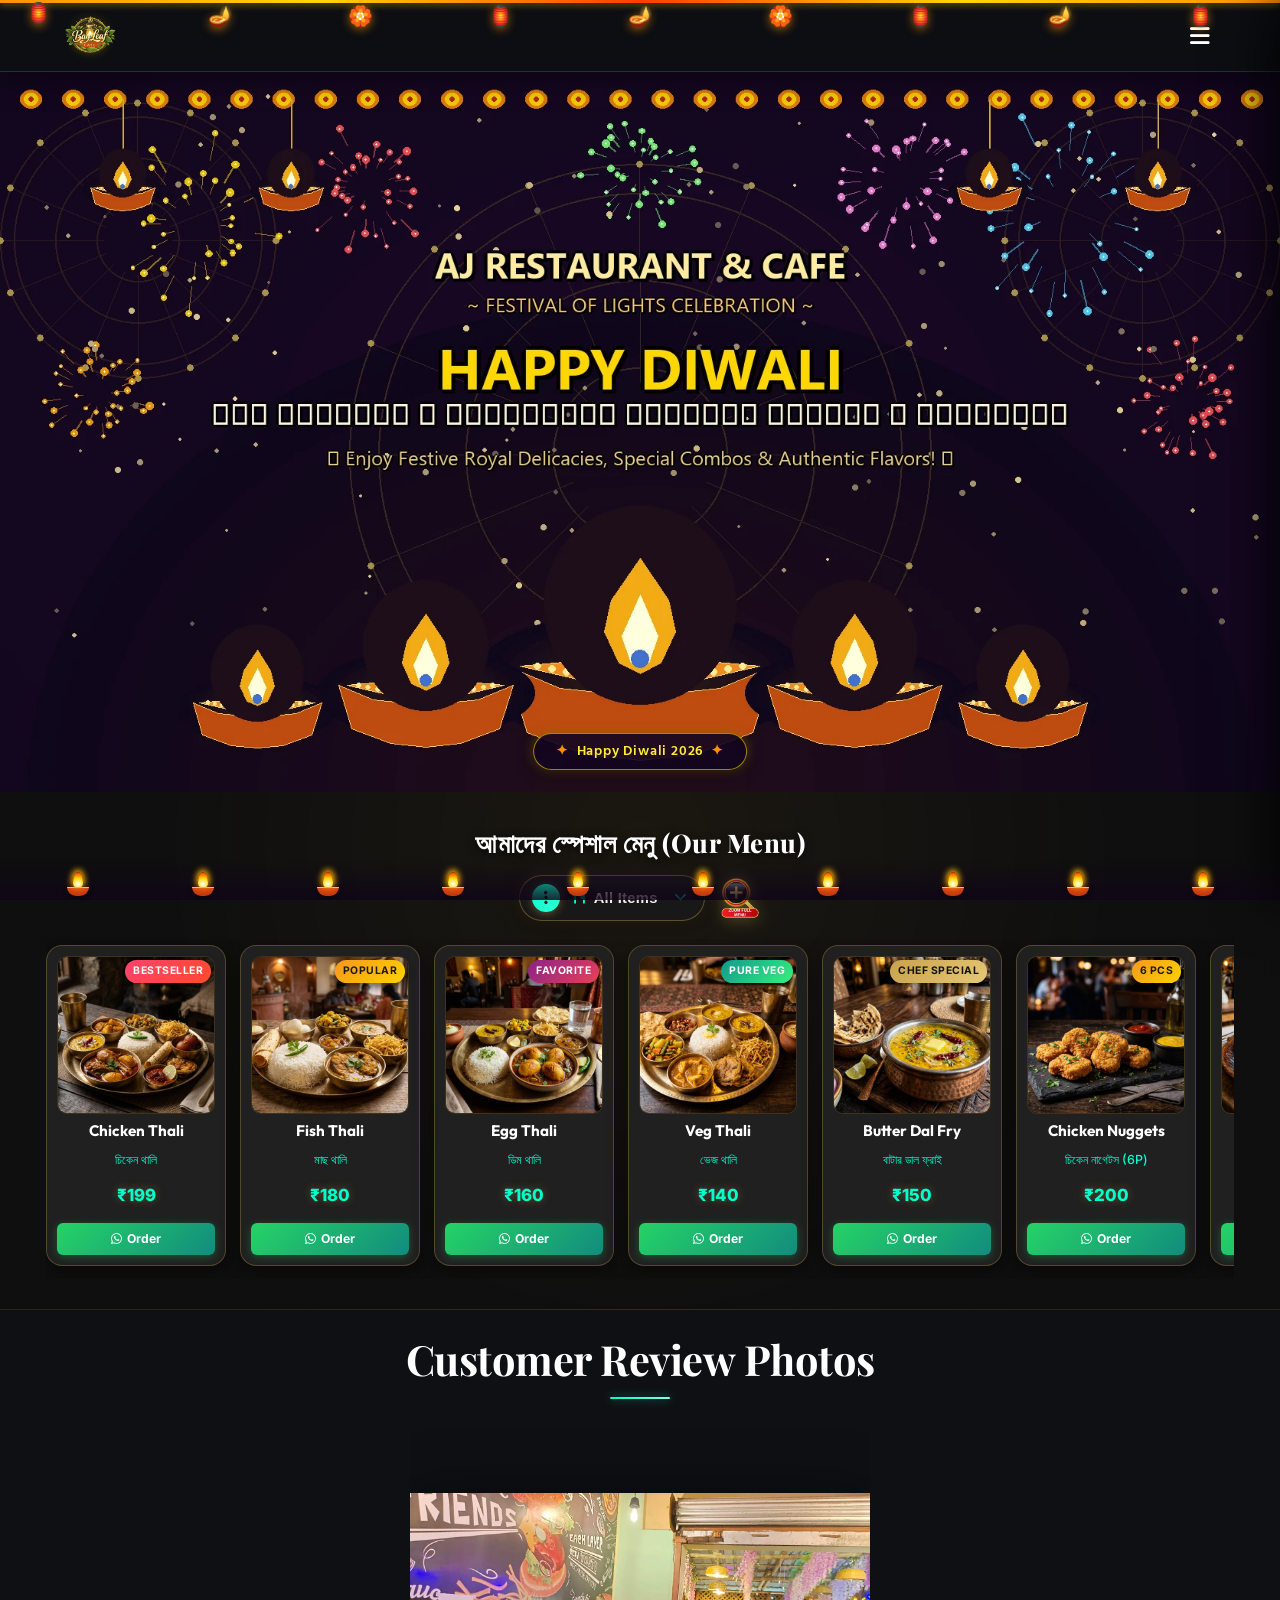
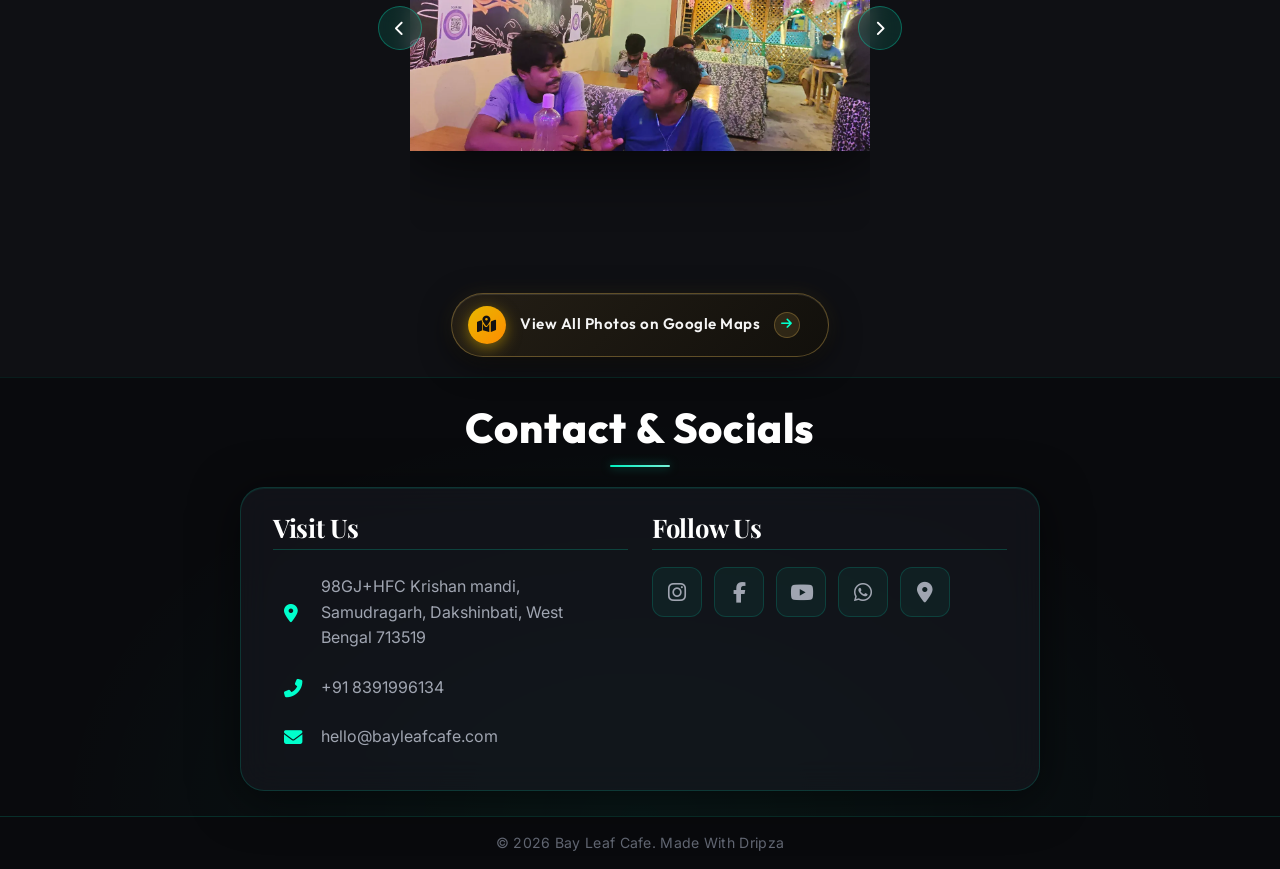
<file: index.html>
﻿<!DOCTYPE html>
<html lang="bn">
<head>
    <meta charset="UTF-8">
    <meta name="viewport" content="width=device-width, initial-scale=1.0">
    <title>Bay Leaf Cafe</title>
    <link rel="icon" type="image/webp" href="assets/bay_leaf_logo.webp">
    <link href="https://fonts.googleapis.com/css2?family=Playfair+Display:wght@400;600;700;800&family=Outfit:wght@300;400;600;800&family=Inter:wght@300;400;500;600&family=Hind+Siliguri:wght@400;600;700&display=swap" rel="stylesheet">
    <link rel="stylesheet" href="https://cdnjs.cloudflare.com/ajax/libs/font-awesome/6.4.0/css/all.min.css">
    <link rel="stylesheet" href="styles.css?v=1.3">
</head>
<body class="no-scroll diwali-theme">
    <!-- Preloader Screen -->
    <div id="preloader">
        <div class="preloader-content">
            <div class="preloader-diya-glow">🪔</div>
            <h1 class="preloader-title">Welcome to <br><span class="highlight">Bay Leaf Cafe</span></h1>
            <div class="preloader-loader">
                <div class="loader-bar"></div>
            </div>
        </div>
    </div>
    <!-- Navbar -->
        <!-- Hanging Decorative Diwali Toran & Lanterns -->
    <div class="diwali-hanging-toran" aria-hidden="true">
        <div class="toran-string"></div>
        <div class="toran-items">
            <span class="toran-lantern tl1">🏮</span>
            <span class="toran-diya td1">🪔</span>
            <span class="toran-flower tf1">🏵️</span>
            <span class="toran-lantern tl2">🏮</span>
            <span class="toran-diya td2">🪔</span>
            <span class="toran-flower tf2">🏵️</span>
            <span class="toran-lantern tl3">🏮</span>
            <span class="toran-diya td3">🪔</span>
            <span class="toran-lantern tl4">🏮</span>
        </div>
    </div>
    <nav class="navbar">
        <div class="logo-container">
            <img src="assets/bay_leaf_logo.webp" alt="Bay Leaf Cafe Logo" class="logo-brand-img">
            <div class="logo-text-wrapper">
                <span class="animated-football-header" title="Diwali Celebration">
                    <img src="assets/diwali_run_icon.webp" alt="Mahalaya Run Icon" style="object-fit: contain; filter: drop-shadow(0 0 5px rgba(255, 215, 0, 0.6));">
                </span>
                <span class="logo-text">Bay Leaf Cafe</span>
            </div>
        </div>
        <span class="rath-yatra-header-text diwali-header-text">✨ শুভ দীপাবলি ও কালীপূজা 🪔</span>
        <ul class="nav-links">
            <li><a href="#home">Home</a></li>
            <li><a href="#menu">Menu</a></li>
            <li><a href="#reviews">Reviews</a></li>
            <li><a href="#contact">Contact</a></li>
        </ul>
        <div class="navbar-actions">
            <div class="hamburger">
                <i class="fas fa-bars"></i>
            </div>
        </div>
    </nav>

    <!-- Hero Section -->
    <section id="home" class="hero">
        <div class="hero-bg banner-box">
            <img src="assets/diwali_greeting_banner.webp" alt="Happy Diwali Festival Banner" class="active">
            <img src="assets/banner_1.webp" alt="Bay Leaf Cafe Banner 1">
            <img src="assets/banner_2.webp" alt="Bay Leaf Cafe Banner 2">
            <img src="assets/banner_3.webp" alt="Bay Leaf Cafe Banner 3">
            <img src="assets/banner_4.webp" alt="Bay Leaf Cafe Banner 4">
            <img src="assets/banner_5.webp" alt="Bay Leaf Cafe Banner 5">
            <img src="assets/banner_6.webp" alt="Bay Leaf Cafe Banner 6">
            <img src="assets/banner_7.webp" alt="Bay Leaf Cafe Banner 7">
                                                <div class="overlay"></div>
        </div>
        <!-- Interactive Diwali Fireworks Canvas Overlay -->
        <canvas id="diwali-fireworks-canvas"></canvas>
        <div class="hero-diwali-badge">
            <span class="sparkle-star">✦</span> Happy Diwali 2026 <span class="sparkle-star">✦</span>
        </div>
        <!-- Click/Hover Zones for Banner Control -->
        <div class="hero-nav-zone left-zone" title="Previous Image"></div>
        <div class="hero-nav-zone right-zone" title="Next Image"></div>
    </section>

                <!-- Digital Restaurant Menu Section -->
    <section id="menu" class="main-menu-section">
        <div class="menu-header-wrapper">
            <div class="menu-eyebrow-container">
                <span class="menu-eyebrow">আমাদের স্পেশাল মেনু (Our Menu)</span>
            </div>
        </div>

        <!-- Menu Category Filter Tabs -->
                <!-- Menu Category Filter Dropdown (Three-Dot Filter Menu) -->
        <!-- Menu Filter and Zoom Controls Row -->
        <div class="menu-filter-controls-row">
            <div class="menu-filter-dropdown-wrapper" id="main-menu-filter-dropdown-wrapper">
            <button type="button" class="menu-filter-dots-btn" id="main-menu-filter-dots-btn" aria-expanded="false" aria-haspopup="true" title="Filter Menu">
                <span class="three-dots-icon-box">
                    <i class="fas fa-ellipsis-v"></i>
                </span>
                <span class="current-filter-label" id="main-current-filter-label">
                    <i class="fas fa-utensils"></i>
                    <span>All Items</span>
                </span>
                <i class="fas fa-chevron-down filter-dropdown-arrow"></i>
            </button>

            <!-- Dropdown List of Category Filter Options -->
            <div class="menu-filter-dropdown-menu" id="main-menu-filter-dropdown-menu">
                <div class="menu-filter-dropdown-header">
                    <span><i class="fas fa-filter"></i> Filter Category</span>
                </div>
                <div class="menu-filter-dropdown-list">
                    <button type="button" class="menu-tab-btn active" data-category="all">
                        <span class="tab-btn-content">
                            <i class="fas fa-utensils tab-icon"></i>
                            <span class="tab-title">All Items</span>
                        </span>
                        <i class="fas fa-check active-indicator-icon"></i>
                    </button>
                    <button type="button" class="menu-tab-btn" data-category="thali">
                        <span class="tab-btn-content">
                            <i class="fas fa-bowl-rice tab-icon"></i>
                            <span class="tab-title">Bengali Thali</span>
                        </span>
                        <i class="fas fa-check active-indicator-icon"></i>
                    </button>
                    <button type="button" class="menu-tab-btn" data-category="snacks">
                        <span class="tab-btn-content">
                            <i class="fas fa-burger tab-icon"></i>
                            <span class="tab-title">Breakfast & Snacks</span>
                        </span>
                        <i class="fas fa-check active-indicator-icon"></i>
                    </button>
                    <button type="button" class="menu-tab-btn" data-category="beverages">
                        <span class="tab-btn-content">
                            <i class="fas fa-mug-hot tab-icon"></i>
                            <span class="tab-title">Tea & Coffee</span>
                        </span>
                        <i class="fas fa-check active-indicator-icon"></i>
                    </button>
                    <button type="button" class="menu-tab-btn" data-category="extras">
                        <span class="tab-btn-content">
                            <i class="fas fa-plate-wheat tab-icon"></i>
                            <span class="tab-title">Sides & Extras</span>
                        </span>
                        <i class="fas fa-check active-indicator-icon"></i>
                    </button>
                </div>
            </div>
        </div>

            <!-- Zoom Full Menu Button on Right Side of Filter -->
            <button type="button" class="menu-zoom-img-btn" id="open-full-menu-modal-btn" title="Open Complete Menu Card (সম্পূর্ণ মেনু)">
                    <img src="assets/zoom_full_menu_icon.webp" alt="Zoom Full Menu" class="zoom-full-menu-img">
                </button>
        </div>
        

        <!-- Menu Cards Horizontal Side-Scroll Wrapper -->
        <div class="main-menu-scroll-wrapper">
            <div class="main-menu-scroll-track" id="main-restaurant-menu-scroll">
                
                <!-- 1. Chicken Thali -->
                <div class="food-menu-card" data-category="thali">
                    <div class="food-card-badge bestseller">Bestseller</div>
                    <div class="food-card-img-box">
                        <img src="assets/menu_chicken_thali.webp" alt="Chicken Thali" loading="lazy">
                    </div>
                    <div class="food-card-body">
                        <h3 class="food-title">Chicken Thali</h3>
                        <span class="bengali-title">চিকেন থালি</span>
                        <span class="food-price">₹199</span>
                        <a href="https://wa.me/918391996134?text=Hi%20Bay%20Leaf%20Cafe,%20I%20want%20to%20order%20Chicken%20Thali%20(₹199)" target="_blank" class="food-order-btn">
                            <i class="fab fa-whatsapp"></i> Order
                        </a>
                    </div>
                </div>

                <!-- 2. Fish Thali -->
                <div class="food-menu-card" data-category="thali">
                    <div class="food-card-badge popular">Popular</div>
                    <div class="food-card-img-box">
                        <img src="assets/menu_fish_thali.webp" alt="Fish Thali" loading="lazy">
                    </div>
                    <div class="food-card-body">
                        <h3 class="food-title">Fish Thali</h3>
                        <span class="bengali-title">মাছ থালি</span>
                        <span class="food-price">₹180</span>
                        <a href="https://wa.me/918391996134?text=Hi%20Bay%20Leaf%20Cafe,%20I%20want%20to%20order%20Fish%20Thali%20(₹180)" target="_blank" class="food-order-btn">
                            <i class="fab fa-whatsapp"></i> Order
                        </a>
                    </div>
                </div>

                <!-- 3. Egg Thali -->
                <div class="food-menu-card" data-category="thali">
                    <div class="food-card-badge special">Favorite</div>
                    <div class="food-card-img-box">
                        <img src="assets/menu_egg_thali.webp" alt="Egg Thali" loading="lazy">
                    </div>
                    <div class="food-card-body">
                        <h3 class="food-title">Egg Thali</h3>
                        <span class="bengali-title">ডিম থালি</span>
                        <span class="food-price">₹160</span>
                        <a href="https://wa.me/918391996134?text=Hi%20Bay%20Leaf%20Cafe,%20I%20want%20to%20order%20Egg%20Thali%20(₹160)" target="_blank" class="food-order-btn">
                            <i class="fab fa-whatsapp"></i> Order
                        </a>
                    </div>
                </div>

                <!-- 4. Veg Thali -->
                <div class="food-menu-card" data-category="thali">
                    <div class="food-card-badge pure-veg">Pure Veg</div>
                    <div class="food-card-img-box">
                        <img src="assets/menu_veg_thali.webp" alt="Veg Thali" loading="lazy">
                    </div>
                    <div class="food-card-body">
                        <h3 class="food-title">Veg Thali</h3>
                        <span class="bengali-title">ভেজ থালি</span>
                        <span class="food-price">₹140</span>
                        <a href="https://wa.me/918391996134?text=Hi%20Bay%20Leaf%20Cafe,%20I%20want%20to%20order%20Veg%20Thali%20(₹140)" target="_blank" class="food-order-btn">
                            <i class="fab fa-whatsapp"></i> Order
                        </a>
                    </div>
                </div>

                <!-- 5. Butter Dal Fry -->
                <div class="food-menu-card" data-category="extras">
                    <div class="food-card-badge chef">Chef Special</div>
                    <div class="food-card-img-box">
                        <img src="assets/menu_butter_dal_fry.webp" alt="Butter Dal Fry" loading="lazy">
                    </div>
                    <div class="food-card-body">
                        <h3 class="food-title">Butter Dal Fry</h3>
                        <span class="bengali-title">বাটার ডাল ফ্রাই</span>
                        <span class="food-price">₹150</span>
                        <a href="https://wa.me/918391996134?text=Hi%20Bay%20Leaf%20Cafe,%20I%20want%20to%20order%20Butter%20Dal%20Fry%20(₹150)" target="_blank" class="food-order-btn">
                            <i class="fab fa-whatsapp"></i> Order
                        </a>
                    </div>
                </div>

                <!-- 6. Chicken Nuggets -->
                <div class="food-menu-card" data-category="snacks">
                    <div class="food-card-badge popular">6 Pcs</div>
                    <div class="food-card-img-box">
                        <img src="assets/menu_chicken_nuggets.webp" alt="Chicken Nuggets" loading="lazy">
                    </div>
                    <div class="food-card-body">
                        <h3 class="food-title">Chicken Nuggets</h3>
                        <span class="bengali-title">চিকেন নাগেটস (6P)</span>
                        <span class="food-price">₹200</span>
                        <a href="https://wa.me/918391996134?text=Hi%20Bay%20Leaf%20Cafe,%20I%20want%20to%20order%20Chicken%20Nuggets%20(₹200)" target="_blank" class="food-order-btn">
                            <i class="fab fa-whatsapp"></i> Order
                        </a>
                    </div>
                </div>

                <!-- 7. Aloo Tikki -->
                <div class="food-menu-card" data-category="snacks">
                    <div class="food-card-badge pure-veg">Big Size</div>
                    <div class="food-card-img-box">
                        <img src="assets/menu_aloo_tikki.webp" alt="Aloo Tikki Big Size" loading="lazy">
                    </div>
                    <div class="food-card-body">
                        <h3 class="food-title">Aloo Tikki 6P</h3>
                        <span class="bengali-title">আলু টিক্কি (6P)</span>
                        <span class="food-price">₹180</span>
                        <a href="https://wa.me/918391996134?text=Hi%20Bay%20Leaf%20Cafe,%20I%20want%20to%20order%20Aloo%20Tikki%20(₹180)" target="_blank" class="food-order-btn">
                            <i class="fab fa-whatsapp"></i> Order
                        </a>
                    </div>
                </div>

                <!-- 8. Egg Maggie -->
                <div class="food-menu-card" data-category="snacks">
                    <div class="food-card-badge popular">Hot</div>
                    <div class="food-card-img-box">
                        <img src="assets/menu_egg_maggie.webp" alt="Egg Maggie" loading="lazy">
                    </div>
                    <div class="food-card-body">
                        <h3 class="food-title">Egg Maggie</h3>
                        <span class="bengali-title">এগ ম্যাগি</span>
                        <span class="food-price">₹80</span>
                        <a href="https://wa.me/918391996134?text=Hi%20Bay%20Leaf%20Cafe,%20I%20want%20to%20order%20Egg%20Maggie%20(₹80)" target="_blank" class="food-order-btn">
                            <i class="fab fa-whatsapp"></i> Order
                        </a>
                    </div>
                </div>

                <!-- 9. Veg Maggie -->
                <div class="food-menu-card" data-category="snacks">
                    <div class="food-card-badge pure-veg">Veg</div>
                    <div class="food-card-img-box">
                        <img src="assets/menu_egg_maggie.webp" alt="Veg Maggie" loading="lazy">
                    </div>
                    <div class="food-card-body">
                        <h3 class="food-title">Veg Maggie</h3>
                        <span class="bengali-title">ভেজ ম্যাগি</span>
                        <span class="food-price">₹60</span>
                        <a href="https://wa.me/918391996134?text=Hi%20Bay%20Leaf%20Cafe,%20I%20want%20to%20order%20Veg%20Maggie%20(₹60)" target="_blank" class="food-order-btn">
                            <i class="fab fa-whatsapp"></i> Order
                        </a>
                    </div>
                </div>

                <!-- 10. Bread Omelette -->
                <div class="food-menu-card" data-category="snacks">
                    <div class="food-card-badge special">Breakfast</div>
                    <div class="food-card-img-box">
                        <img src="assets/menu6.webp" alt="Bread Omelette Jam Butter" loading="lazy">
                    </div>
                    <div class="food-card-body">
                        <h3 class="food-title">Bread Omelette</h3>
                        <span class="bengali-title">ব্রেড ওমলেট / জ্যাম</span>
                        <span class="food-price">₹60</span>
                        <a href="https://wa.me/918391996134?text=Hi%20Bay%20Leaf%20Cafe,%20I%20want%20to%20order%20Bread%20Omelette%20(₹60)" target="_blank" class="food-order-btn">
                            <i class="fab fa-whatsapp"></i> Order
                        </a>
                    </div>
                </div>

                <!-- 11. Chai & Coffee -->
                <div class="food-menu-card" data-category="beverages">
                    <div class="food-card-badge special">Hot</div>
                    <div class="food-card-img-box">
                        <img src="assets/menu_tea_coffee.webp" alt="Coffee" loading="lazy">
                    </div>
                    <div class="food-card-body">
                        <h3 class="food-title">Milk / Black Coffee</h3>
                        <span class="bengali-title">কফি (Min 2 Cup)</span>
                        <span class="food-price">₹50</span>
                        <a href="https://wa.me/918391996134?text=Hi%20Bay%20Leaf%20Cafe,%20I%20want%20to%20order%20Coffee" target="_blank" class="food-order-btn">
                            <i class="fab fa-whatsapp"></i> Order
                        </a>
                    </div>
                </div>

                <!-- 12. Milk / Black Tea -->
                <div class="food-menu-card" data-category="beverages">
                    <div class="food-card-badge bestseller">Chai</div>
                    <div class="food-card-img-box">
                        <img src="assets/menu_tea_coffee.webp" alt="Tea" loading="lazy">
                    </div>
                    <div class="food-card-body">
                        <h3 class="food-title">Black / Milk Tea</h3>
                        <span class="bengali-title">চা (Min 2 Cup)</span>
                        <span class="food-price">₹25</span>
                        <a href="https://wa.me/918391996134?text=Hi%20Bay%20Leaf%20Cafe,%20I%20want%20to%20order%20Tea" target="_blank" class="food-order-btn">
                            <i class="fab fa-whatsapp"></i> Order
                        </a>
                    </div>
                </div>

                <!-- 13. Green Tea -->
                <div class="food-menu-card" data-category="beverages">
                    <div class="food-card-badge pure-veg">Healthy</div>
                    <div class="food-card-img-box">
                        <img src="assets/menu_tea_coffee.webp" alt="Green Tea" loading="lazy">
                    </div>
                    <div class="food-card-body">
                        <h3 class="food-title">Green Tea</h3>
                        <span class="bengali-title">গ্রিন টি (Min 2 Cup)</span>
                        <span class="food-price">₹40</span>
                        <a href="https://wa.me/918391996134?text=Hi%20Bay%20Leaf%20Cafe,%20I%20want%20to%20order%20Green%20Tea" target="_blank" class="food-order-btn">
                            <i class="fab fa-whatsapp"></i> Order
                        </a>
                    </div>
                </div>

                <!-- 14. Extra Chicken 4P -->
                <div class="food-menu-card" data-category="extras">
                    <div class="food-card-badge popular">4 Pcs</div>
                    <div class="food-card-img-box">
                        <img src="assets/menu_chicken_thali.webp" alt="Extra Chicken" loading="lazy">
                    </div>
                    <div class="food-card-body">
                        <h3 class="food-title">Extra Chicken (4P)</h3>
                        <span class="bengali-title">চিকেন কারি (4P)</span>
                        <span class="food-price">₹180</span>
                        <a href="https://wa.me/918391996134?text=Hi%20Bay%20Leaf%20Cafe,%20I%20want%20to%20order%20Extra%20Chicken%204P%20(₹180)" target="_blank" class="food-order-btn">
                            <i class="fab fa-whatsapp"></i> Order
                        </a>
                    </div>
                </div>

                <!-- 15. Extra Mutton 1P -->
                <div class="food-menu-card" data-category="extras">
                    <div class="food-card-badge special">Special</div>
                    <div class="food-card-img-box">
                        <img src="assets/menu3.webp" alt="Extra Mutton" loading="lazy">
                    </div>
                    <div class="food-card-body">
                        <h3 class="food-title">Extra Mutton (1P)</h3>
                        <span class="bengali-title">মটন (স্পেশাল অর্ডার)</span>
                        <span class="food-price">₹80</span>
                        <a href="https://wa.me/918391996134?text=Hi%20Bay%20Leaf%20Cafe,%20I%20want%20to%20order%20Extra%20Mutton%20(₹80)" target="_blank" class="food-order-btn">
                            <i class="fab fa-whatsapp"></i> Order
                        </a>
                    </div>
                </div>

                <!-- 16. Extra Fish 1P -->
                <div class="food-menu-card" data-category="extras">
                    <div class="food-card-badge popular">1 Pc</div>
                    <div class="food-card-img-box">
                        <img src="assets/menu_fish_thali.webp" alt="Extra Fish" loading="lazy">
                    </div>
                    <div class="food-card-body">
                        <h3 class="food-title">Extra Fish (1P)</h3>
                        <span class="bengali-title">মাছ ১ পিস</span>
                        <span class="food-price">₹80</span>
                        <a href="https://wa.me/918391996134?text=Hi%20Bay%20Leaf%20Cafe,%20I%20want%20to%20order%20Extra%20Fish%20(₹80)" target="_blank" class="food-order-btn">
                            <i class="fab fa-whatsapp"></i> Order
                        </a>
                    </div>
                </div>

                <!-- 17. Green Salad -->
                <div class="food-menu-card" data-category="extras">
                    <div class="food-card-badge pure-veg">Fresh</div>
                    <div class="food-card-img-box">
                        <img src="assets/menu_veg_thali.webp" alt="Green Salad" loading="lazy">
                    </div>
                    <div class="food-card-body">
                        <h3 class="food-title">Green Salad</h3>
                        <span class="bengali-title">গ্রিন স্যালাড</span>
                        <span class="food-price">₹100</span>
                        <a href="https://wa.me/918391996134?text=Hi%20Bay%20Leaf%20Cafe,%20I%20want%20to%20order%20Green%20Salad%20(₹100)" target="_blank" class="food-order-btn">
                            <i class="fab fa-whatsapp"></i> Order
                        </a>
                    </div>
                </div>

                <!-- 18. Extra Egg (2P) -->
                <div class="food-menu-card" data-category="extras">
                    <div class="food-card-badge special">2 Pcs</div>
                    <div class="food-card-img-box">
                        <img src="assets/menu_egg_thali.webp" alt="Extra Egg 2P" loading="lazy">
                    </div>
                    <div class="food-card-body">
                        <h3 class="food-title">Extra Egg (2P)</h3>
                        <span class="bengali-title">ডিম (২ পিস)</span>
                        <span class="food-price">₹50</span>
                        <a href="https://wa.me/918391996134?text=Hi%20Bay%20Leaf%20Cafe,%20I%20want%20to%20order%20Extra%20Egg%202P%20(₹50)" target="_blank" class="food-order-btn">
                            <i class="fab fa-whatsapp"></i> Order
                        </a>
                    </div>
                </div>

                <!-- 19. Extra Rice -->
                <div class="food-menu-card" data-category="extras">
                    <div class="food-card-badge popular">1 Plate</div>
                    <div class="food-card-img-box">
                        <img src="assets/menu_veg_thali.webp" alt="Extra Rice" loading="lazy">
                    </div>
                    <div class="food-card-body">
                        <h3 class="food-title">Extra Rice</h3>
                        <span class="bengali-title">এক্সট্রা ভাত</span>
                        <span class="food-price">₹50</span>
                        <a href="https://wa.me/918391996134?text=Hi%20Bay%20Leaf%20Cafe,%20I%20want%20to%20order%20Extra%20Rice%20(₹50)" target="_blank" class="food-order-btn">
                            <i class="fab fa-whatsapp"></i> Order
                        </a>
                    </div>
                </div>

                <!-- 20. Extra Misti / Papad / Roti -->
                <div class="food-menu-card" data-category="extras">
                    <div class="food-card-badge pure-veg">Per Pc</div>
                    <div class="food-card-img-box">
                        <img src="assets/menu2.webp" alt="Extra Misti Papad Roti" loading="lazy">
                    </div>
                    <div class="food-card-body">
                        <h3 class="food-title">Extra Misti / Papad / Roti</h3>
                        <span class="bengali-title">মিষ্টি / পাঁপড় / রুটি</span>
                        <span class="food-price">₹10</span>
                        <a href="https://wa.me/918391996134?text=Hi%20Bay%20Leaf%20Cafe,%20I%20want%20to%20order%20Extra%20Misti%20Papad%20Roti%20(₹10)" target="_blank" class="food-order-btn">
                            <i class="fab fa-whatsapp"></i> Order
                        </a>
                    </div>
                </div>

                <!-- 21. Extra Sabji / Dal / Vaji -->
                <div class="food-menu-card" data-category="extras">
                    <div class="food-card-badge pure-veg">Side Bowl</div>
                    <div class="food-card-img-box">
                        <img src="assets/menu_butter_dal_fry.webp" alt="Extra Sabji Dal Vaji" loading="lazy">
                    </div>
                    <div class="food-card-body">
                        <h3 class="food-title">Extra Sabji / Dal / Vaji</h3>
                        <span class="bengali-title">সবজি / ডাল / ভাজি</span>
                        <span class="food-price">₹30</span>
                        <a href="https://wa.me/918391996134?text=Hi%20Bay%20Leaf%20Cafe,%20I%20want%20to%20order%20Extra%20Sabji%20Dal%20Vaji%20(₹30)" target="_blank" class="food-order-btn">
                            <i class="fab fa-whatsapp"></i> Order
                        </a>
                    </div>
                </div>

                <!-- 18. Water Bottle -->
                <div class="food-menu-card" data-category="beverages">
                    <div class="food-card-badge pure-veg">Mineral</div>
                    <div class="food-card-img-box">
                        <img src="assets/menu5.webp" alt="Water Bottle" loading="lazy">
                    </div>
                    <div class="food-card-body">
                        <h3 class="food-title">Water Bottle</h3>
                        <span class="bengali-title">জল 1L / 2L</span>
                        <span class="food-price">₹20 / ₹30</span>
                        <a href="https://wa.me/918391996134?text=Hi%20Bay%20Leaf%20Cafe,%20I%20want%20to%20order%20Water%20Bottle" target="_blank" class="food-order-btn">
                            <i class="fab fa-whatsapp"></i> Order
                        </a>
                    </div>
                </div>

            </div>
        </div>
    </section>

    <!-- Reviews Section (Photo Gallery) -->
    <section id="reviews" class="reviews-section">
        <h2 class="section-title">Customer Review Photos</h2>
        <div class="reviews-slider-container">
            <div class="reviews-slider">
                <div class="review-slide active">
                    <img src="assets/feedback_1.webp" alt="Customer Review 1">
                </div>
                <div class="review-slide">
                    <img src="assets/feedback_2.webp" alt="Customer Review 2">
                </div>
                <div class="review-slide">
                    <img src="assets/feedback_3.webp" alt="Customer Review 3">
                </div>
                <div class="review-slide">
                    <img src="assets/feedback_4.webp" alt="Customer Review 4">
                </div>
                <div class="review-slide">
                    <img src="assets/feedback_5.webp" alt="Customer Review 5">
                </div>
                <div class="review-slide">
                    <img src="assets/feedback_6.webp" alt="Customer Review 6">
                </div>
                <div class="review-slide">
                    <img src="assets/feedback_7.webp" alt="Customer Review 7">
                </div>
                <div class="review-slide">
                    <img src="assets/feedback_8.webp" alt="Customer Review 8">
                </div>
                <div class="review-slide">
                    <img src="assets/feedback_9.webp" alt="Customer Review 9">
                </div>
                <div class="review-slide">
                    <img src="assets/feedback_10.webp" alt="Customer Review 10">
                </div>
                <div class="review-slide">
                    <img src="assets/feedback_11.webp" alt="Customer Review 11">
                </div>
                <div class="review-slide">
                    <img src="assets/feedback_12.webp" alt="Customer Review 12">
                </div>
                <div class="review-slide">
                    <img src="assets/feedback_13.webp" alt="Customer Review 13">
                </div>
                <div class="review-slide">
                    <img src="assets/feedback_14.webp" alt="Customer Review 14">
                </div>
                <div class="review-slide">
                    <img src="assets/feedback_15.webp" alt="Customer Review 15">
                </div>
                <div class="review-slide">
                    <img src="assets/feedback_16.webp" alt="Customer Review 16">
                </div>
            </div>
            
            <!-- Slider Controls -->
            <button class="slider-btn prev-btn"><i class="fas fa-chevron-left"></i></button>
            <button class="slider-btn next-btn"><i class="fas fa-chevron-right"></i></button>
            
            <!-- Slider Dots -->
            <div class="slider-dots">
            </div>
        </div>
        <div style="text-align: center; margin-top: 3rem;">
            <div class="reviews-cta-wrapper">
            <a href="https://maps.app.goo.gl/2kXLeu7dPHw4FNnr5" target="_blank" class="modern-maps-btn" title="Open Google Maps Gallery">
                <span class="maps-icon-badge"><i class="fas fa-map-marked-alt"></i></span>
                <span class="maps-btn-text">View All Photos on Google Maps</span>
                <span class="maps-arrow-circle"><i class="fas fa-arrow-right"></i></span>
            </a>
        </div>
        </div>
    </section>

    <!-- Contact & Footer -->
    <section id="contact" class="contact-section">
        <h2 class="section-title">Contact & Socials</h2>
        <div class="contact-container glassmorphism">
            <div class="contact-info">
                <h2>Visit Us</h2>
                <div class="info-item">
                    <a href="https://maps.app.goo.gl/J5AB41B5maAWZp2AA" target="_blank" style="color: inherit; text-decoration: none; display: flex; align-items: center; gap: 15px;">
                        <i class="fas fa-map-marker-alt"></i>
                        <p>98GJ+HFC Krishan mandi, Samudragarh, Dakshinbati, West Bengal 713519</p>
                    </a>
                </div>
                <div class="info-item">
                    <a href="tel:+918391996134" style="color: inherit; text-decoration: none; display: flex; align-items: center; gap: 15px;">
                        <i class="fas fa-phone-alt"></i>
                        <p>+91 8391996134</p>
                    </a>
                </div>
                <div class="info-item">
                    <a href="mailto:hello@bayleafcafe.com" style="color: inherit; text-decoration: none; display: flex; align-items: center; gap: 15px;">
                        <i class="fas fa-envelope"></i>
                        <p>hello@bayleafcafe.com</p>
                    </a>
                </div>
            </div>
            <div class="social-links">
                <h2>Follow Us</h2>
                <div class="social-icons">
                    <a href="#" class="social-icon"><i class="fab fa-instagram"></i></a>
                    <a href="#" class="social-icon"><i class="fab fa-facebook-f"></i></a>
                    <a href="#" class="social-icon"><i class="fab fa-youtube"></i></a>
                    <a href="https://wa.me/918391996134" target="_blank" class="social-icon"><i class="fab fa-whatsapp"></i></a>
                    <a href="https://maps.app.goo.gl/J5AB41B5maAWZp2AA" target="_blank" class="social-icon"><i class="fas fa-map-marker-alt"></i></a>
                </div>
            </div>
        </div>
    </section>

    <footer>
        <p>&copy; 2026 Bay Leaf Cafe. Made With Dripza</p>
    </footer>



    <!-- Full Menu Interactive Modal -->
    <div class="full-menu-modal" id="full-menu-modal" aria-hidden="true">
        <div class="full-menu-modal-overlay" id="full-menu-modal-overlay"></div>
        <div class="full-menu-modal-container">
            <!-- Modal Sticky Top Header Container (Header + Hero Title + Search + Category Tabs) -->
            <div class="full-menu-modal-top-section">
                <!-- Modal Header -->
                <div class="full-menu-modal-header">
                    <div class="full-menu-modal-header-left">
                        <button class="menu-modal-close-btn" id="close-full-menu-modal-btn" aria-label="Close Full Menu">
                            <i class="fas fa-arrow-left"></i> <span>Back</span>
                        </button>
                        <div class="full-menu-modal-title">
                            Bay Leaf Cafe
                        </div>
                    </div>
                    <div class="full-menu-modal-header-right">
                        <a href="#modal-order-timings" class="menu-modal-timing-btn" id="modal-timing-btn" title="Order Timings">
                            <i class="fas fa-clock"></i> <span>Timings</span>
                        </a>
                        <a href="tel:918391996134" class="menu-modal-call-btn">
                            <i class="fas fa-phone-alt"></i> <span>918391996134</span>
                        </a>
                        <button class="menu-modal-close-icon-btn" id="close-full-menu-icon-btn" aria-label="Close">
                            <i class="fas fa-times"></i>
                        </button>
                    </div>
                </div>

                <!-- Modal Hero Header -->
                <div class="full-menu-hero">
                    <h1>Complete Menu Card <span class="bengali-heading">আমাদের সম্পূর্ণ ডিজিটাল মেনু</span></h1>
                </div>

                <!-- Search Bar & Category Filter Tabs -->
                <div class="menu-control-bar">
                    

                    <!-- Modal Category Filter Dropdown (Three-Dot Filter Menu) -->
                    <div class="menu-filter-dropdown-wrapper" id="modal-menu-filter-dropdown-wrapper">
            <button type="button" class="menu-filter-dots-btn" id="modal-menu-filter-dots-btn" aria-expanded="false" aria-haspopup="true" title="Filter Menu">
                <span class="three-dots-icon-box">
                    <i class="fas fa-ellipsis-v"></i>
                </span>
                <span class="current-filter-label" id="modal-current-filter-label">
                    <i class="fas fa-utensils"></i>
                    <span>All Items</span>
                </span>
                <i class="fas fa-chevron-down filter-dropdown-arrow"></i>
            </button>

            <!-- Dropdown List of Category Filter Options -->
            <div class="menu-filter-dropdown-menu" id="modal-menu-filter-dropdown-menu">
                <div class="menu-filter-dropdown-header">
                    <span><i class="fas fa-filter"></i> Filter Category</span>
                </div>
                <div class="menu-filter-dropdown-list">
                    <button type="button" class="menu-tab-btn active" data-category="all">
                        <span class="tab-btn-content">
                            <i class="fas fa-utensils tab-icon"></i>
                            <span class="tab-title">All Items</span>
                        </span>
                        <i class="fas fa-check active-indicator-icon"></i>
                    </button>
                    <button type="button" class="menu-tab-btn" data-category="thali">
                        <span class="tab-btn-content">
                            <i class="fas fa-bowl-rice tab-icon"></i>
                            <span class="tab-title">Bengali Thali</span>
                        </span>
                        <i class="fas fa-check active-indicator-icon"></i>
                    </button>
                    <button type="button" class="menu-tab-btn" data-category="snacks">
                        <span class="tab-btn-content">
                            <i class="fas fa-burger tab-icon"></i>
                            <span class="tab-title">Breakfast & Snacks</span>
                        </span>
                        <i class="fas fa-check active-indicator-icon"></i>
                    </button>
                    <button type="button" class="menu-tab-btn" data-category="beverages">
                        <span class="tab-btn-content">
                            <i class="fas fa-mug-hot tab-icon"></i>
                            <span class="tab-title">Tea & Coffee</span>
                        </span>
                        <i class="fas fa-check active-indicator-icon"></i>
                    </button>
                    <button type="button" class="menu-tab-btn" data-category="extras">
                        <span class="tab-btn-content">
                            <i class="fas fa-plate-wheat tab-icon"></i>
                            <span class="tab-title">Sides & Extras</span>
                        </span>
                        <i class="fas fa-check active-indicator-icon"></i>
                    </button>
                </div>
            </div>
                </div>

                    <div class="search-box-wrapper">
                        <i class="fas fa-search"></i>
                        <input type="text" id="modal-menu-search-input" placeholder="খাবারের নাম লিখে খুঁজুন (Search dishes...)" autocomplete="off" enterkeyhint="search">
                        <button type="button" id="modal-menu-search-clear" class="search-clear-btn" aria-label="Clear search" title="à¦®à§à¦›à§‡ à¦«à§‡à¦²à§à¦¨ (Clear)">
                            <i class="fas fa-times"></i>
                        </button>
                    </div>
            </div>
            </div>

            <div class="full-menu-modal-body">
                <!-- Complete Menu Card Grid -->
                <div class="compact-menu-grid-container">
                    <div class="compact-grid" id="modal-full-menu-grid">

                        <!-- 1. Chicken Thali -->
                        <div class="food-menu-card" data-category="thali" data-keywords="chicken thali murgi murgir mangsho rice dal sabji thali">
                            <div class="food-card-badge bestseller">Bestseller</div>
                            <div class="food-card-img-box">
                                <img src="assets/menu_chicken_thali.webp" alt="Chicken Thali" loading="lazy">
                            </div>
                            <div class="food-card-body">
                                <h3 class="food-title">Chicken Thali</h3>
                                <span class="bengali-title">চিকেন থালি</span>
                                <span class="food-price">₹199</span>
                                <a href="https://wa.me/918391996134?text=Hi%20Bay%20Leaf%20Cafe,%20I%20want%20to%20order%20Chicken%20Thali%20(₹199)" target="_blank" class="food-order-btn">
                                    <i class="fab fa-whatsapp"></i> Order
                                </a>
                            </div>
                        </div>

                        <!-- 2. Fish Thali -->
                        <div class="food-menu-card" data-category="thali" data-keywords="fish thali macher thali mach jhol rui katla rice dal thali">
                            <div class="food-card-badge popular">Popular</div>
                            <div class="food-card-img-box">
                                <img src="assets/menu_fish_thali.webp" alt="Fish Thali" loading="lazy">
                            </div>
                            <div class="food-card-body">
                                <h3 class="food-title">Fish Thali</h3>
                                <span class="bengali-title">মাছ থালি</span>
                                <span class="food-price">₹180</span>
                                <a href="https://wa.me/918391996134?text=Hi%20Bay%20Leaf%20Cafe,%20I%20want%20to%20order%20Fish%20Thali%20(₹180)" target="_blank" class="food-order-btn">
                                    <i class="fab fa-whatsapp"></i> Order
                                </a>
                            </div>
                        </div>

                        <!-- 3. Egg Thali -->
                        <div class="food-menu-card" data-category="thali" data-keywords="egg thali dimer thali dim kosha rice dal thali">
                            <div class="food-card-badge special">Favorite</div>
                            <div class="food-card-img-box">
                                <img src="assets/menu_egg_thali.webp" alt="Egg Thali" loading="lazy">
                            </div>
                            <div class="food-card-body">
                                <h3 class="food-title">Egg Thali</h3>
                                <span class="bengali-title">ডিম থালি</span>
                                <span class="food-price">₹160</span>
                                <a href="https://wa.me/918391996134?text=Hi%20Bay%20Leaf%20Cafe,%20I%20want%20to%20order%20Egg%20Thali%20(₹160)" target="_blank" class="food-order-btn">
                                    <i class="fab fa-whatsapp"></i> Order
                                </a>
                            </div>
                        </div>

                        <!-- 4. Veg Thali -->
                        <div class="food-menu-card" data-category="thali" data-keywords="veg thali niramish thali paneer dal sabji rice mishti doi">
                            <div class="food-card-badge pure-veg">Pure Veg</div>
                            <div class="food-card-img-box">
                                <img src="assets/menu_veg_thali.webp" alt="Veg Thali" loading="lazy">
                            </div>
                            <div class="food-card-body">
                                <h3 class="food-title">Veg Thali</h3>
                                <span class="bengali-title">ভেজ থালি</span>
                                <span class="food-price">₹140</span>
                                <a href="https://wa.me/918391996134?text=Hi%20Bay%20Leaf%20Cafe,%20I%20want%20to%20order%20Veg%20Thali%20(₹140)" target="_blank" class="food-order-btn">
                                    <i class="fab fa-whatsapp"></i> Order
                                </a>
                            </div>
                        </div>

                        <!-- 5. Butter Dal Fry -->
                        <div class="food-menu-card" data-category="extras" data-keywords="butter dal fry yellow dal tadka veg">
                            <div class="food-card-badge chef">Chef Special</div>
                            <div class="food-card-img-box">
                                <img src="assets/menu_butter_dal_fry.webp" alt="Butter Dal Fry" loading="lazy">
                            </div>
                            <div class="food-card-body">
                                <h3 class="food-title">Butter Dal Fry</h3>
                                <span class="bengali-title">বাটার ডাল ফ্রাই</span>
                                <span class="food-price">₹150</span>
                                <a href="https://wa.me/918391996134?text=Hi%20Bay%20Leaf%20Cafe,%20I%20want%20to%20order%20Butter%20Dal%20Fry%20(₹150)" target="_blank" class="food-order-btn">
                                    <i class="fab fa-whatsapp"></i> Order
                                </a>
                            </div>
                        </div>

                        <!-- 6. Chicken Nuggets (6P) -->
                        <div class="food-menu-card" data-category="snacks" data-keywords="chicken nuggets 6p fried snacks non-veg">
                            <div class="food-card-badge popular">6 Pcs</div>
                            <div class="food-card-img-box">
                                <img src="assets/menu_chicken_nuggets.webp" alt="Chicken Nuggets" loading="lazy">
                            </div>
                            <div class="food-card-body">
                                <h3 class="food-title">Chicken Nuggets</h3>
                                <span class="bengali-title">চিকেন নাগেটস (6P)</span>
                                <span class="food-price">₹200</span>
                                <a href="https://wa.me/918391996134?text=Hi%20Bay%20Leaf%20Cafe,%20I%20want%20to%20order%20Chicken%20Nuggets%20(₹200)" target="_blank" class="food-order-btn">
                                    <i class="fab fa-whatsapp"></i> Order
                                </a>
                            </div>
                        </div>

                        <!-- 7. Aloo Tikki Big Size (6P) -->
                        <div class="food-menu-card" data-category="snacks" data-keywords="aloo tikki potato cutlet snacks big size veg">
                            <div class="food-card-badge pure-veg">Big Size</div>
                            <div class="food-card-img-box">
                                <img src="assets/menu_aloo_tikki.webp" alt="Aloo Tikki Big Size" loading="lazy">
                            </div>
                            <div class="food-card-body">
                                <h3 class="food-title">Aloo Tikki 6P</h3>
                                <span class="bengali-title">আলু টিক্কি (6P)</span>
                                <span class="food-price">₹180</span>
                                <a href="https://wa.me/918391996134?text=Hi%20Bay%20Leaf%20Cafe,%20I%20want%20to%20order%20Aloo%20Tikki%20(₹180)" target="_blank" class="food-order-btn">
                                    <i class="fab fa-whatsapp"></i> Order
                                </a>
                            </div>
                        </div>

                        <!-- 8. Egg Maggie -->
                        <div class="food-menu-card" data-category="snacks" data-keywords="egg maggie noodles masala snacks">
                            <div class="food-card-badge popular">Hot</div>
                            <div class="food-card-img-box">
                                <img src="assets/menu_egg_maggie.webp" alt="Egg Maggie" loading="lazy">
                            </div>
                            <div class="food-card-body">
                                <h3 class="food-title">Egg Maggie</h3>
                                <span class="bengali-title">এগ ম্যাগি</span>
                                <span class="food-price">₹80</span>
                                <a href="https://wa.me/918391996134?text=Hi%20Bay%20Leaf%20Cafe,%20I%20want%20to%20order%20Egg%20Maggie%20(₹80)" target="_blank" class="food-order-btn">
                                    <i class="fab fa-whatsapp"></i> Order
                                </a>
                            </div>
                        </div>

                        <!-- 9. Veg Maggie -->
                        <div class="food-menu-card" data-category="snacks" data-keywords="veg maggie masala noodles snacks vegetarian">
                            <div class="food-card-badge pure-veg">Veg</div>
                            <div class="food-card-img-box">
                                <img src="assets/menu_egg_maggie.webp" alt="Veg Maggie" loading="lazy">
                            </div>
                            <div class="food-card-body">
                                <h3 class="food-title">Veg Maggie</h3>
                                <span class="bengali-title">ভেজ ম্যাগি</span>
                                <span class="food-price">₹60</span>
                                <a href="https://wa.me/918391996134?text=Hi%20Bay%20Leaf%20Cafe,%20I%20want%20to%20order%20Veg%20Maggie%20(₹60)" target="_blank" class="food-order-btn">
                                    <i class="fab fa-whatsapp"></i> Order
                                </a>
                            </div>
                        </div>

                        <!-- 10. Bread Omelette / Jam / Butter -->
                        <div class="food-menu-card" data-category="snacks" data-keywords="bread omelette jam butter breakfast toast egg">
                            <div class="food-card-badge special">Breakfast</div>
                            <div class="food-card-img-box">
                                <img src="assets/menu6.webp" alt="Bread Omelette Jam Butter" loading="lazy">
                            </div>
                            <div class="food-card-body">
                                <h3 class="food-title">Bread Omelette</h3>
                                <span class="bengali-title">ব্রেড ওমলেট / জ্যাম</span>
                                <span class="food-price">₹60</span>
                                <a href="https://wa.me/918391996134?text=Hi%20Bay%20Leaf%20Cafe,%20I%20want%20to%20order%20Bread%20Omelette%20(₹60)" target="_blank" class="food-order-btn">
                                    <i class="fab fa-whatsapp"></i> Order
                                </a>
                            </div>
                        </div>

                        <!-- 11. Milk / Black Coffee -->
                        <div class="food-menu-card" data-category="beverages" data-keywords="coffee milk coffee black coffee hot drink beverages espresso">
                            <div class="food-card-badge special">Hot</div>
                            <div class="food-card-img-box">
                                <img src="assets/menu_tea_coffee.webp" alt="Milk and Black Coffee" loading="lazy">
                            </div>
                            <div class="food-card-body">
                                <h3 class="food-title">Milk / Black Coffee</h3>
                                <span class="bengali-title">কফি (Min 2 Cup)</span>
                                <span class="food-price">₹50</span>
                                <a href="https://wa.me/918391996134?text=Hi%20Bay%20Leaf%20Cafe,%20I%20want%20to%20order%20Coffee" target="_blank" class="food-order-btn">
                                    <i class="fab fa-whatsapp"></i> Order
                                </a>
                            </div>
                        </div>

                        <!-- 12. Black / Milk Tea -->
                        <div class="food-menu-card" data-category="beverages" data-keywords="tea chai milk tea black tea masala chai beverage">
                            <div class="food-card-badge bestseller">Chai</div>
                            <div class="food-card-img-box">
                                <img src="assets/menu_tea_coffee.webp" alt="Black and Milk Tea" loading="lazy">
                            </div>
                            <div class="food-card-body">
                                <h3 class="food-title">Black / Milk Tea</h3>
                                <span class="bengali-title">চা (Min 2 Cup)</span>
                                <span class="food-price">₹25</span>
                                <a href="https://wa.me/918391996134?text=Hi%20Bay%20Leaf%20Cafe,%20I%20want%20to%20order%20Tea" target="_blank" class="food-order-btn">
                                    <i class="fab fa-whatsapp"></i> Order
                                </a>
                            </div>
                        </div>

                        <!-- 13. Green Tea -->
                        <div class="food-menu-card" data-category="beverages" data-keywords="green tea healthy detox hot beverage">
                            <div class="food-card-badge pure-veg">Healthy</div>
                            <div class="food-card-img-box">
                                <img src="assets/menu_tea_coffee.webp" alt="Green Tea" loading="lazy">
                            </div>
                            <div class="food-card-body">
                                <h3 class="food-title">Green Tea</h3>
                                <span class="bengali-title">গ্রিন টি (Min 2 Cup)</span>
                                <span class="food-price">₹40</span>
                                <a href="https://wa.me/918391996134?text=Hi%20Bay%20Leaf%20Cafe,%20I%20want%20to%20order%20Green%20Tea" target="_blank" class="food-order-btn">
                                    <i class="fab fa-whatsapp"></i> Order
                                </a>
                            </div>
                        </div>

                        <!-- 14. Extra Chicken (4P) -->
                        <div class="food-menu-card" data-category="extras" data-keywords="extra chicken 4p murgir mangsho chicken curry side non-veg">
                            <div class="food-card-badge popular">4 Pcs</div>
                            <div class="food-card-img-box">
                                <img src="assets/menu_chicken_thali.webp" alt="Extra Chicken 4P" loading="lazy">
                            </div>
                            <div class="food-card-body">
                                <h3 class="food-title">Extra Chicken (4P)</h3>
                                <span class="bengali-title">চিকেন কারি (4P)</span>
                                <span class="food-price">₹180</span>
                                <a href="https://wa.me/918391996134?text=Hi%20Bay%20Leaf%20Cafe,%20I%20want%20to%20order%20Extra%20Chicken%204P%20(₹180)" target="_blank" class="food-order-btn">
                                    <i class="fab fa-whatsapp"></i> Order
                                </a>
                            </div>
                        </div>

                        <!-- 15. Extra Mutton (1P - Special Order) -->
                        <div class="food-menu-card" data-category="extras" data-keywords="extra mutton 1p khasi mangsho mutton kosha special non-veg">
                            <div class="food-card-badge special">Special</div>
                            <div class="food-card-img-box">
                                <img src="assets/menu3.webp" alt="Extra Mutton 1P" loading="lazy">
                            </div>
                            <div class="food-card-body">
                                <h3 class="food-title">Extra Mutton (1P)</h3>
                                <span class="bengali-title">মটন (স্পেশাল অর্ডার)</span>
                                <span class="food-price">₹80</span>
                                <a href="https://wa.me/918391996134?text=Hi%20Bay%20Leaf%20Cafe,%20I%20want%20to%20order%20Extra%20Mutton%20(₹80)" target="_blank" class="food-order-btn">
                                    <i class="fab fa-whatsapp"></i> Order
                                </a>
                            </div>
                        </div>

                        <!-- 16. Extra Fish (1P) -->
                        <div class="food-menu-card" data-category="extras" data-keywords="extra fish 1p macher jhol rui katla side non-veg">
                            <div class="food-card-badge popular">1 Pc</div>
                            <div class="food-card-img-box">
                                <img src="assets/menu_fish_thali.webp" alt="Extra Fish 1P" loading="lazy">
                            </div>
                            <div class="food-card-body">
                                <h3 class="food-title">Extra Fish (1P)</h3>
                                <span class="bengali-title">মাছ ১ পিস</span>
                                <span class="food-price">₹80</span>
                                <a href="https://wa.me/918391996134?text=Hi%20Bay%20Leaf%20Cafe,%20I%20want%20to%20order%20Extra%20Fish%20(₹80)" target="_blank" class="food-order-btn">
                                    <i class="fab fa-whatsapp"></i> Order
                                </a>
                            </div>
                        </div>

                        <!-- 17. Green Salad -->
                        <div class="food-menu-card" data-category="extras" data-keywords="green salad cucumber tomato onion lemon salad veg">
                            <div class="food-card-badge pure-veg">Fresh</div>
                            <div class="food-card-img-box">
                                <img src="assets/menu_veg_thali.webp" alt="Green Salad" loading="lazy">
                            </div>
                            <div class="food-card-body">
                                <h3 class="food-title">Green Salad</h3>
                                <span class="bengali-title">গ্রিন স্যালাড</span>
                                <span class="food-price">₹100</span>
                                <a href="https://wa.me/918391996134?text=Hi%20Bay%20Leaf%20Cafe,%20I%20want%20to%20order%20Green%20Salad%20(₹100)" target="_blank" class="food-order-btn">
                                    <i class="fab fa-whatsapp"></i> Order
                                </a>
                            </div>
                        </div>

                        <!-- 18. Extra Egg (2P) -->
                        <div class="food-menu-card" data-category="extras" data-keywords="extra egg 2p dim egg curry side non-veg">
                            <div class="food-card-badge special">2 Pcs</div>
                            <div class="food-card-img-box">
                                <img src="assets/menu_egg_thali.webp" alt="Extra Egg 2P" loading="lazy">
                            </div>
                            <div class="food-card-body">
                                <h3 class="food-title">Extra Egg (2P)</h3>
                                <span class="bengali-title">ডিম (২ পিস)</span>
                                <span class="food-price">₹50</span>
                                <a href="https://wa.me/918391996134?text=Hi%20Bay%20Leaf%20Cafe,%20I%20want%20to%20order%20Extra%20Egg%202P%20(₹50)" target="_blank" class="food-order-btn">
                                    <i class="fab fa-whatsapp"></i> Order
                                </a>
                            </div>
                        </div>

                        <!-- 19. Extra Rice -->
                        <div class="food-menu-card" data-category="extras" data-keywords="extra rice bhat rice portion veg side">
                            <div class="food-card-badge popular">1 Plate</div>
                            <div class="food-card-img-box">
                                <img src="assets/menu_veg_thali.webp" alt="Extra Rice" loading="lazy">
                            </div>
                            <div class="food-card-body">
                                <h3 class="food-title">Extra Rice</h3>
                                <span class="bengali-title">এক্সট্রা ভাত</span>
                                <span class="food-price">₹50</span>
                                <a href="https://wa.me/918391996134?text=Hi%20Bay%20Leaf%20Cafe,%20I%20want%20to%20order%20Extra%20Rice%20(₹50)" target="_blank" class="food-order-btn">
                                    <i class="fab fa-whatsapp"></i> Order
                                </a>
                            </div>
                        </div>

                        <!-- 20. Extra Misti / Papad / Roti -->
                        <div class="food-menu-card" data-category="extras" data-keywords="extra misti papad roti sweet flatbread side">
                            <div class="food-card-badge pure-veg">Per Pc</div>
                            <div class="food-card-img-box">
                                <img src="assets/menu2.webp" alt="Extra Misti Papad Roti" loading="lazy">
                            </div>
                            <div class="food-card-body">
                                <h3 class="food-title">Extra Misti / Papad / Roti</h3>
                                <span class="bengali-title">মিষ্টি / পাঁপড় / রুটি</span>
                                <span class="food-price">₹10</span>
                                <a href="https://wa.me/918391996134?text=Hi%20Bay%20Leaf%20Cafe,%20I%20want%20to%20order%20Extra%20Misti%20Papad%20Roti%20(₹10)" target="_blank" class="food-order-btn">
                                    <i class="fab fa-whatsapp"></i> Order
                                </a>
                            </div>
                        </div>

                        <!-- 21. Extra Sabji / Dal / Vaji -->
                        <div class="food-menu-card" data-category="extras" data-keywords="extra sabji dal vaji butter dal fry veg side">
                            <div class="food-card-badge pure-veg">Side Bowl</div>
                            <div class="food-card-img-box">
                                <img src="assets/menu_butter_dal_fry.webp" alt="Extra Sabji Dal Vaji" loading="lazy">
                            </div>
                            <div class="food-card-body">
                                <h3 class="food-title">Extra Sabji / Dal / Vaji</h3>
                                <span class="bengali-title">সবজি / ডাল / ভাজি</span>
                                <span class="food-price">₹30</span>
                                <a href="https://wa.me/918391996134?text=Hi%20Bay%20Leaf%20Cafe,%20I%20want%20to%20order%20Extra%20Sabji%20Dal%20Vaji%20(₹30)" target="_blank" class="food-order-btn">
                                    <i class="fab fa-whatsapp"></i> Order
                                </a>
                            </div>
                        </div>

                        <!-- 22. Packaged Water Bottle (1L / 2L) -->
                        <div class="food-menu-card" data-category="beverages" data-keywords="water bottle 1l 2l mineral water drink">
                            <div class="food-card-badge pure-veg">Mineral</div>
                            <div class="food-card-img-box">
                                <img src="assets/menu5.webp" alt="Packaged Water Bottle" loading="lazy">
                            </div>
                            <div class="food-card-body">
                                <h3 class="food-title">Water Bottle</h3>
                                <span class="bengali-title">জল 1L / 2L</span>
                                <span class="food-price">₹20 / ₹30</span>
                                <a href="https://wa.me/918391996134?text=Hi%20Bay%20Leaf%20Cafe,%20I%20want%20to%20order%20Water%20Bottle" target="_blank" class="food-order-btn">
                                    <i class="fab fa-whatsapp"></i> Order
                                </a>
                            </div>
                        </div>

                    </div>

                    <!-- No Results Fallback -->
                    <div id="modal-no-results-msg" style="display: none; text-align: center; padding: 40px 20px; color: #aaa;">
                        <i class="fas fa-search" style="font-size: 2.5rem; margin-bottom: 12px; display: block; color: var(--accent-gold);"></i>
                        <p>আপনার খোঁজা অনুযায়ী কোনো খাবার পাওয়া যায়নি। অন্য কিছু লিখে খুঁজুন।</p>
                    </div>
                </div>

                <!-- Order Timings Banner -->
                <div id="modal-order-timings" style="max-width: 1200px; margin: 35px auto 40px; padding: 0 15px;">
                    <div class="order-info-banner glassmorphism">
                        <div class="order-timing-card">
                            <div class="timing-icon"><i class="fas fa-clock"></i></div>
                            <div class="timing-details">
                                <h4>⏰ Order Timings (অর্ডার সময়সূচী)</h4>
                                <ul>
                                    <li><strong>☀️ Lunch:</strong> Any Time You're Hungry!</li>
                                    <li><strong>🌙 Dinner:</strong> Order 05:00 PM – 06:30 PM <span class="serve-time">(Serve: 9:30 PM – 10:00 PM)</span></li>
                                    <li><strong>🌅 Breakfast:</strong> Pre-order 09:00 PM – 10:00 PM <span class="serve-time">(Serve Next Morning: 8:30 AM)</span></li>
                                </ul>
                            </div>
                        </div>
                        
                        <div class="order-call-box">
                            <div class="call-badge">Direct Hotline</div>
                            <h3>Call or WhatsApp to Place Order</h3>
                            <a href="tel:918391996134" class="order-phone-link">
                                <i class="fas fa-phone-volume"></i> 918391996134
                            </a>
                            <div class="quick-action-btns">
                                <a href="tel:918391996134" class="direct-call-btn">
                                    <i class="fas fa-phone"></i> Call Now
                                </a>
                                <a href="https://wa.me/918391996134?text=Hello%20Bay%20Leaf%20Cafe,%20I%20want%20to%20place%20an%20order!" target="_blank" class="direct-wp-btn">
                                    <i class="fab fa-whatsapp"></i> WhatsApp Order
                                </a>
                            </div>
                        </div>
                    </div>
                </div>
            </div>
        </div>
    </div>

    

    <!-- Message Panel Overlay -->
    <div class="msg-panel-overlay" id="msg-panel-overlay"></div>

    <!-- Slide-out Message Panel -->
    <div class="msg-panel" id="msg-panel">
        <button class="close-msg-panel-btn" id="close-msg-panel-btn">&times;</button>
        <div class="msg-panel-header">
            <h2>Send a Message</h2>
            <p>We'd love to hear from you! Write to us and we'll save it to our sheet.</p>
        </div>
        <form id="msg-panel-form">
            <div class="form-group">
                <label for="msg-name">Your Name</label>
                <input type="text" id="msg-name" required placeholder="Enter your full name">
            </div>
            <div class="form-group">
                <label for="msg-email">Email or Phone</label>
                <input type="text" id="msg-email" required placeholder="Enter email or phone number">
            </div>
            <div class="form-group">
                <label for="msg-content">Message</label>
                <textarea id="msg-content" rows="5" required placeholder="Type your message here..."></textarea>
            </div>
            <button type="submit" class="submit-msg-btn" id="submit-msg-btn">
                <span>Send Message</span> <i class="fas fa-paper-plane"></i>
            </button>
        </form>
        <div class="msg-status-container" id="msg-status-container"></div>
    </div>



        <!-- Interactive Diwali Diya Bar along bottom -->
    <div class="diwali-diya-bar" id="diwali-diya-bar" title="Interactive Diwali Diyas - Click to Light / Extinguish">
        <div class="interactive-diya-item"><div class="diya-flame"></div><div class="diya-pot"></div></div>
        <div class="interactive-diya-item"><div class="diya-flame"></div><div class="diya-pot"></div></div>
        <div class="interactive-diya-item"><div class="diya-flame"></div><div class="diya-pot"></div></div>
        <div class="interactive-diya-item"><div class="diya-flame"></div><div class="diya-pot"></div></div>
        <div class="interactive-diya-item"><div class="diya-flame"></div><div class="diya-pot"></div></div>
        <div class="interactive-diya-item"><div class="diya-flame"></div><div class="diya-pot"></div></div>
        <div class="interactive-diya-item"><div class="diya-flame"></div><div class="diya-pot"></div></div>
        <div class="interactive-diya-item"><div class="diya-flame"></div><div class="diya-pot"></div></div>
        <div class="interactive-diya-item"><div class="diya-flame"></div><div class="diya-pot"></div></div>
        <div class="interactive-diya-item"><div class="diya-flame"></div><div class="diya-pot"></div></div>
    </div>
    <script src="script.js?v=1.4"></script>
    </body>
</html>
</file>
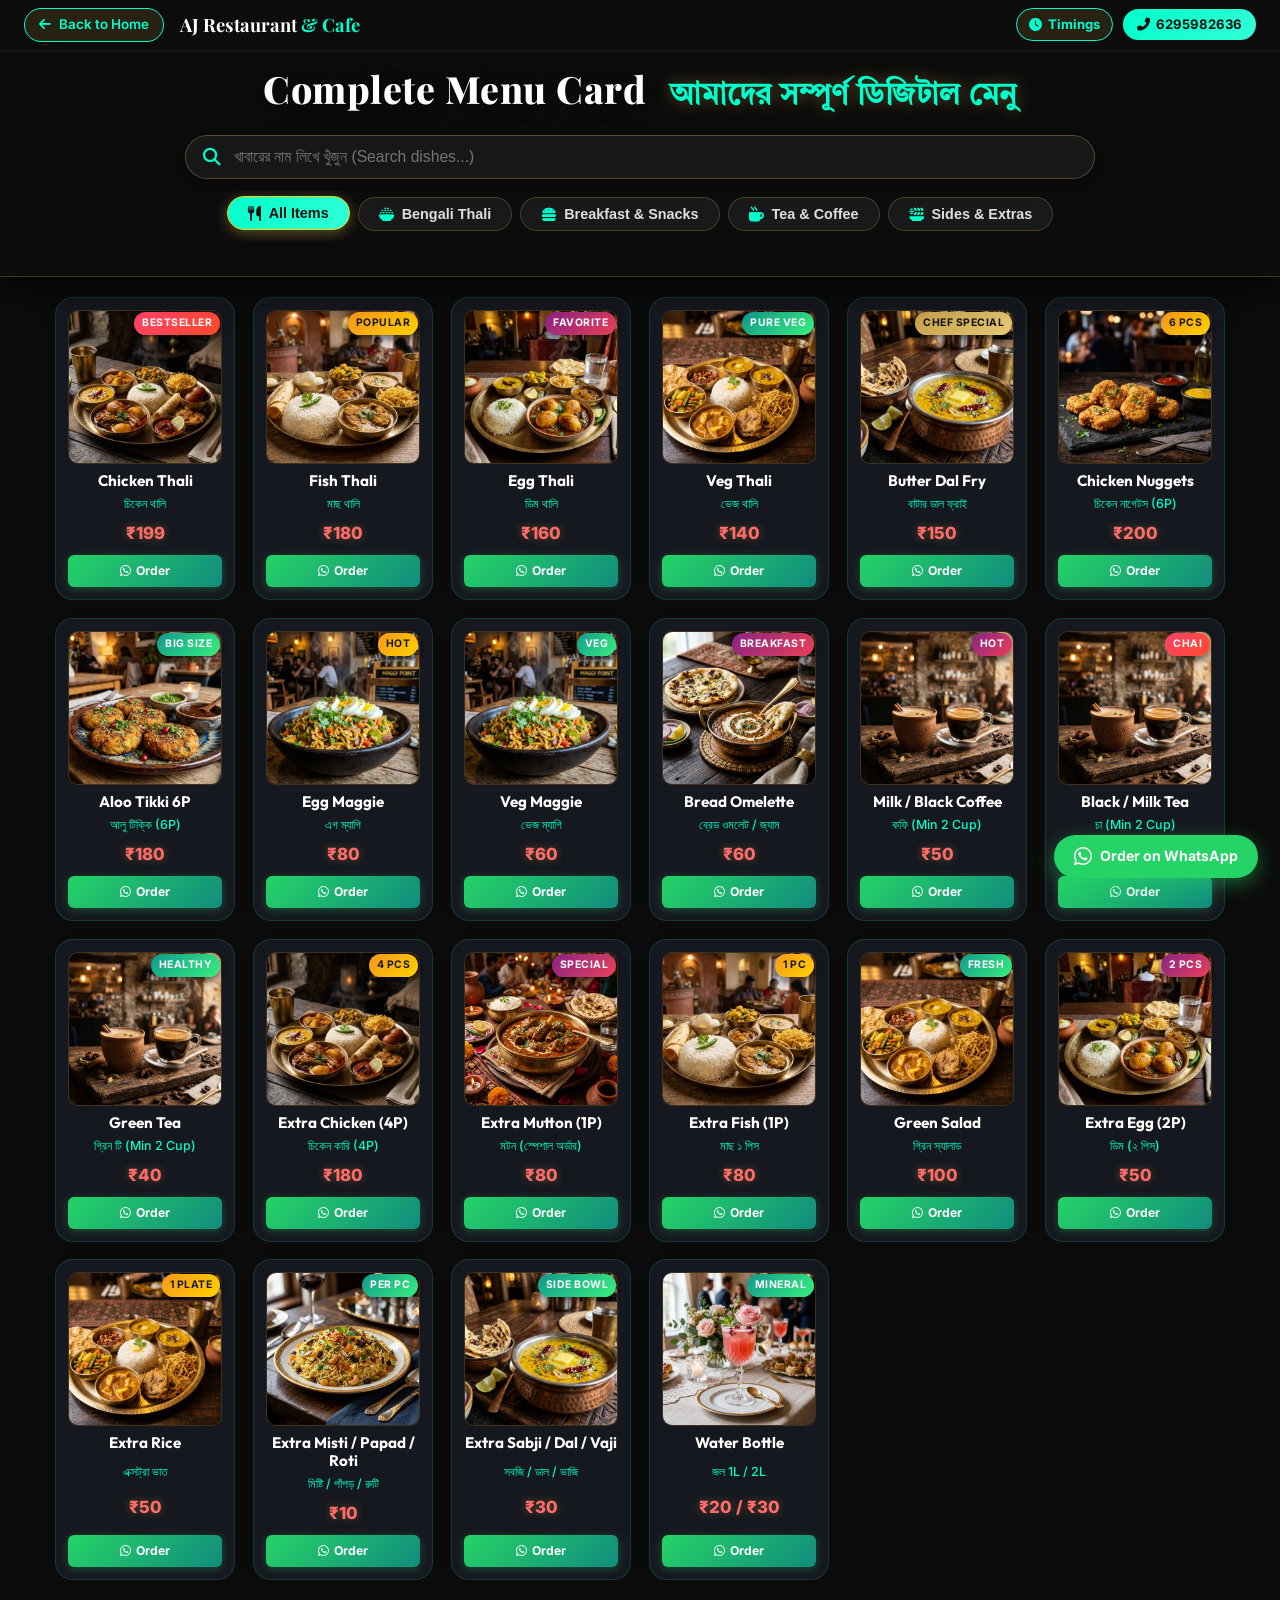
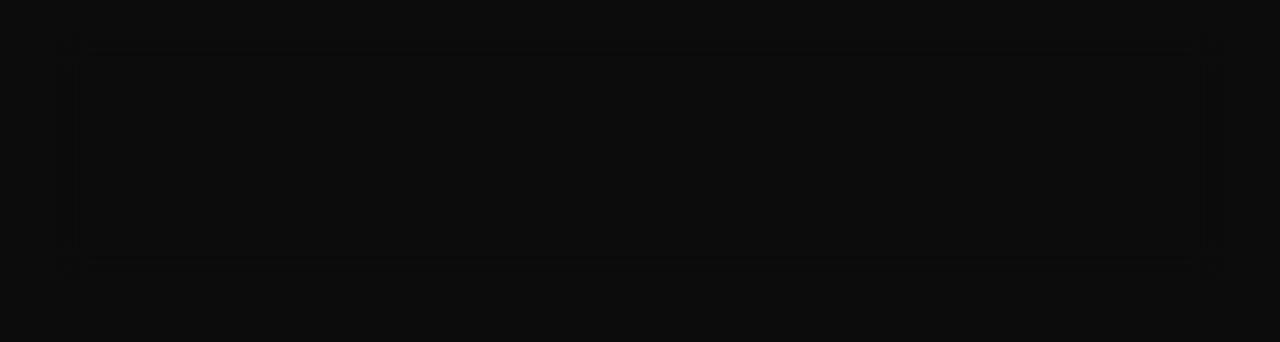
<file: menu.html>
﻿<!DOCTYPE html>
<html lang="bn">
<head>
    <meta charset="UTF-8">
    <meta name="viewport" content="width=device-width, initial-scale=1.0">
    <title>Full Menu Card | Bay Leaf Cafe| সম্পূর্ণ মেনু</title>
    
    <!-- Meta Descriptions & SEO -->
    <meta name="description" content="Explore the full digital menu of Bay Leaf Cafe. Bengali Thalis, Snacks, Tea, Coffee, Extras & Direct WhatsApp Ordering.">
    <meta name="theme-color" content="#c9a24b">
    
    <!-- Fonts -->
    <link rel="preconnect" href="https://fonts.googleapis.com">
    <link rel="preconnect" href="https://fonts.gstatic.com" crossorigin>
    <link href="https://fonts.googleapis.com/css2?family=Cinzel:wght@500;700;900&family=Inter:wght@300;400;500;600;700;800&family=Outfit:wght@400;500;600;700;800&family=Playfair+Display:ital,wght@0,600;0,700;0,900;1,600&family=Tiro+Bangla:ital@0;1&display=swap" rel="stylesheet">
    
    <!-- Font Awesome -->
    <link rel="stylesheet" href="https://cdnjs.cloudflare.com/ajax/libs/font-awesome/6.5.1/css/all.min.css">
    
    <!-- Main Style -->
    <link rel="stylesheet" href="styles.css">

    <style>
        /* Specific Styles for Compact Full Menu Page */
        .full-menu-page {
            background-color: #0c0c0c;
            color: #ffffff;
            min-height: 100vh;
        }

        /* Sticky Top Header Container (Nav + Hero + Search + Category Filter Tabs) */
        .sticky-menu-top-container {
            position: sticky;
            top: 0;
            z-index: 1000;
            background: rgba(13, 13, 13, 0.96);
            backdrop-filter: blur(20px);
            -webkit-backdrop-filter: blur(20px);
            border-bottom: 1.5px solid rgba(201, 162, 75, 0.28);
            box-shadow: 0 10px 30px rgba(0, 0, 0, 0.75);
        }

        .full-menu-nav {
            padding: 8px 24px;
            display: flex;
            align-items: center;
            justify-content: space-between;
            border-bottom: 1px solid rgba(255, 255, 255, 0.05);
        }

        .full-menu-nav-left {
            display: flex;
            align-items: center;
            gap: 16px;
        }

        .nav-back-btn {
            display: inline-flex;
            align-items: center;
            gap: 8px;
            background: rgba(201, 162, 75, 0.15);
            border: 1px solid var(--accent-gold);
            color: var(--accent-gold);
            padding: 5px 14px;
            border-radius: 25px;
            text-decoration: none;
            font-weight: 600;
            font-size: 0.84rem;
            transition: all 0.3s ease;
        }

        .nav-back-btn:hover {
            background: var(--accent-gold);
            color: #121212;
            transform: translateX(-3px);
            box-shadow: 0 0 15px rgba(201, 162, 75, 0.5);
        }

        .full-menu-logo-title {
            font-family: 'Playfair Display', serif;
            font-size: 1.15rem;
            font-weight: 700;
            color: #ffffff;
        }

        .full-menu-logo-title span {
            color: var(--accent-gold);
        }

        .full-menu-nav-right {
            display: flex;
            align-items: center;
            gap: 10px;
        }

        .nav-timing-btn {
            display: inline-flex;
            align-items: center;
            gap: 6px;
            background: rgba(201, 162, 75, 0.15);
            border: 1px solid var(--accent-gold);
            color: var(--accent-gold);
            padding: 5px 12px;
            border-radius: 25px;
            text-decoration: none;
            font-weight: 700;
            font-size: 0.82rem;
            transition: all 0.3s ease;
        }

        .nav-timing-btn:hover {
            background: var(--accent-gold);
            color: #121212;
            transform: translateY(-2px);
            box-shadow: 0 0 15px rgba(201, 162, 75, 0.5);
        }

        .nav-call-btn {
            display: inline-flex;
            align-items: center;
            gap: 6px;
            background: linear-gradient(135deg, var(--accent-gold), var(--accent-amber));
            color: #121212;
            padding: 5px 14px;
            border-radius: 25px;
            text-decoration: none;
            font-weight: 700;
            font-size: 0.82rem;
            transition: all 0.3s ease;
        }

        .nav-call-btn:hover {
            transform: translateY(-2px);
            box-shadow: 0 4px 15px rgba(201, 162, 75, 0.5);
        }

        /* Full Menu Hero Header (Enlarged & Prominent) */
        .full-menu-hero {
            text-align: center;
            padding: 14px 20px 10px;
            position: relative;
        }

        .full-menu-hero h1 {
            font-family: 'Playfair Display', serif;
            font-size: 2.35rem;
            font-weight: 800;
            color: #ffffff;
            margin-bottom: 0;
            line-height: 1.25;
            letter-spacing: 0.5px;
            text-shadow: 0 2px 15px rgba(0, 0, 0, 0.5);
        }

        .full-menu-hero h1 .bengali-heading {
            color: var(--accent-gold);
            display: inline-block;
            font-size: 1.85rem;
            margin-left: 14px;
            font-family: 'Tiro Bangla', serif;
            font-weight: 700;
            text-shadow: 0 0 16px rgba(201, 162, 75, 0.45);
        }

        .full-menu-hero p {
            display: none;
        }

        /* Search & Filter Controls (Spacious & Longer) */
        .menu-control-bar {
            max-width: 950px;
            margin: 0 auto;
            padding: 10px 20px 15px;
        }

        .search-box-wrapper {
            position: relative;
            margin-bottom: 12px;
        }

        .search-box-wrapper input {
            width: 100%;
            background: rgba(24, 24, 24, 0.96);
            border: 1.5px solid rgba(201, 162, 75, 0.35);
            padding: 12px 20px 12px 48px;
            border-radius: 30px;
            color: #ffffff;
            font-size: 0.98rem;
            outline: none;
            transition: all 0.3s ease;
            box-shadow: 0 4px 18px rgba(0, 0, 0, 0.4);
        }

        .search-box-wrapper input:focus {
            border-color: var(--accent-gold);
            box-shadow: 0 0 20px rgba(201, 162, 75, 0.45);
            background: rgba(32, 32, 32, 0.98);
        }

        .search-box-wrapper i {
            position: absolute;
            left: 18px;
            top: 50%;
            transform: translateY(-50%);
            color: var(--accent-gold);
            font-size: 1.1rem;
        }

        .menu-category-tabs {
            touch-action: pan-x pan-y;
            overscroll-behavior-x: contain;
            display: flex;
            justify-content: center;
            flex-wrap: wrap;
            gap: 10px;
            margin: 0;
        }

        .menu-tab-btn {
            background: rgba(30, 30, 30, 0.75);
            border: 1.5px solid rgba(201, 162, 75, 0.28);
            color: #e0e0e0;
            padding: 8px 20px;
            border-radius: 25px;
            font-size: 0.9rem;
            font-weight: 600;
            cursor: pointer;
            backdrop-filter: blur(8px);
            transition: all 0.25s ease;
            display: inline-flex;
            align-items: center;
            gap: 8px;
        }

        .menu-tab-btn i {
            color: var(--accent-gold);
            font-size: 0.95rem;
            transition: transform 0.3s ease;
        }

        .menu-tab-btn:hover {
            border-color: var(--accent-gold);
            color: #ffffff;
            background: rgba(201, 162, 75, 0.18);
            transform: translateY(-2px);
            box-shadow: 0 4px 15px rgba(201, 162, 75, 0.25);
        }

        .menu-tab-btn.active {
            background: linear-gradient(135deg, var(--accent-gold), var(--accent-amber));
            border-color: #ffd700;
            color: #121212;
            box-shadow: 0 3px 14px rgba(201, 162, 75, 0.45);
            transform: translateY(-1px);
        }

        .menu-tab-btn.active i {
            color: #121212;
        }

        /* Compact Grid for Full Menu */
        .compact-menu-grid-container {
            max-width: 1200px;
            margin: 20px auto 50px;
            padding: 0 15px;
        }

        .compact-grid {
            display: grid;
            grid-template-columns: repeat(auto-fill, minmax(180px, 1fr));
            gap: 18px;
        }

        /* Food Card styles matching index.html */
        .compact-grid .food-menu-card {
            flex: initial;
            width: 100%;
            animation: floatMenuItem 4.5s ease-in-out infinite alternate;
        }

        .compact-grid .food-menu-card.hidden {
            display: none !important;
        }

        /* No Results Message */
        #no-results-msg {
            text-align: center;
            padding: 50px 20px;
            font-size: 1.1rem;
            color: var(--accent-gold);
            display: none;
            grid-column: 1 / -1;
        }

        /* Floating Order Quick Dial */
        .floating-order-btn {
            position: fixed;
            bottom: 22px;
            right: 22px;
            z-index: 999;
            display: flex;
            align-items: center;
            gap: 8px;
            background: #25D366;
            color: #ffffff;
            padding: 10px 20px;
            border-radius: 35px;
            text-decoration: none;
            font-weight: 700;
            font-size: 0.88rem;
            box-shadow: 0 6px 20px rgba(37, 211, 102, 0.45);
            transition: all 0.3s ease;
            animation: pulseOrderBtn 2.5s infinite;
        }

        .floating-order-btn:hover {
            background: #1ebc59;
            transform: scale(1.06);
            box-shadow: 0 8px 25px rgba(37, 211, 102, 0.65);
        }

        @keyframes pulseOrderBtn {
            0%, 100% { transform: scale(1); }
            50% { transform: scale(1.04); }
        }

        @media (max-width: 600px) {
            .full-menu-nav {
                padding: 8px 12px;
            }
            .nav-back-btn span {
                display: none;
            }
            .full-menu-logo-title {
                font-size: 1.05rem;
            }
            .nav-timing-btn {
                padding: 4px 8px;
                font-size: 0.76rem;
            }
            .nav-timing-btn span {
                display: none;
            }
            .nav-call-btn {
                padding: 4px 10px;
                font-size: 0.76rem;
            }
            .full-menu-hero {
                padding: 10px 10px 4px;
            }
            .full-menu-hero h1 {
                font-size: 1.65rem;
            }
            .full-menu-hero h1 .bengali-heading {
                font-size: 1.35rem;
                display: block;
                margin-left: 0;
                margin-top: 4px;
            }
            .menu-control-bar {
                padding: 6px 12px 10px;
            }
            .search-box-wrapper {
                margin-bottom: 8px;
            }
            .search-box-wrapper input {
                padding: 9px 16px 9px 38px;
                font-size: 0.88rem;
                border-radius: 25px;
            }
            .search-box-wrapper i {
                left: 14px;
                font-size: 0.95rem;
            }
            .menu-category-tabs {
            touch-action: pan-x pan-y;
            overscroll-behavior-x: contain;
                gap: 6px;
                overflow-x: auto;
                flex-wrap: nowrap;
                justify-content: flex-start;
                padding-bottom: 4px;
                -webkit-overflow-scrolling: touch;
            }
            .menu-tab-btn {
                padding: 6px 14px;
                font-size: 0.8rem;
                border-radius: 20px;
                white-space: nowrap;
                flex-shrink: 0;
            }
            .compact-grid {
                grid-template-columns: repeat(2, 1fr);
                gap: 10px;
            }
            .compact-grid .food-menu-card {
                padding: 8px;
            }
            .food-title {
                font-size: 0.86rem;
            }
            .bengali-title {
                font-size: 0.72rem;
            }
            .food-price {
                font-size: 0.95rem;
            }
            .food-order-btn {
                padding: 5px 8px;
                font-size: 0.72rem;
            }
        }
    </style>
</head>
<body class="full-menu-page">

    <!-- Sticky Top Header (Navbar + Hero Title + Search Box + Filter Tabs) -->
    <div class="sticky-menu-top-container">
        <!-- Top Navigation Bar -->
        <nav class="full-menu-nav">
            <div class="full-menu-nav-left">
                <a href="index.html" class="nav-back-btn" title="Go back to Home Page">
                    <i class="fas fa-arrow-left"></i> <span>Back to Home</span>
                </a>
                <div class="full-menu-logo-title">
                    AJ Restaurant <span>& Cafe</span>
                </div>
            </div>
            <div class="full-menu-nav-right">
                <a href="#order-timings" class="nav-timing-btn" id="nav-timing-toggle-btn" title="Order Timings (অর্ডার সময়সূচী)">
                    <i class="fas fa-clock" id="nav-timing-icon"></i> <span id="nav-timing-text">Timings</span>
                </a>
                <a href="tel:6295982636" class="nav-call-btn">
                    <i class="fas fa-phone-alt"></i> <span>6295982636</span>
                </a>
            </div>
        </nav>

        <!-- Hero Header -->
        <header class="full-menu-hero">
            <h1>Complete Menu Card <span class="bengali-heading">আমাদের সম্পূর্ণ ডিজিটাল মেনু</span></h1>
        </header>

        <!-- Search Bar & Category Filter Tabs -->
        <div class="menu-control-bar">
            <div class="search-box-wrapper">
                <i class="fas fa-search"></i>
                <input type="text" id="menu-search-input" placeholder="খাবারের নাম লিখে খুঁজুন (Search dishes...)" autocomplete="off">
            </div>

            <div class="menu-category-tabs">
                <button class="menu-tab-btn active" data-category="all">
                    <i class="fas fa-utensils"></i> All Items
                </button>
                <button class="menu-tab-btn" data-category="thali">
                    <i class="fas fa-bowl-rice"></i> Bengali Thali
                </button>
                <button class="menu-tab-btn" data-category="snacks">
                    <i class="fas fa-burger"></i> Breakfast & Snacks
                </button>
                <button class="menu-tab-btn" data-category="beverages">
                    <i class="fas fa-mug-hot"></i> Tea & Coffee
                </button>
                <button class="menu-tab-btn" data-category="extras">
                    <i class="fas fa-plate-wheat"></i> Sides & Extras
                </button>
            </div>
        </div>
    </div>

    <!-- Compact Full Menu Grid -->
    <main class="compact-menu-grid-container">
        <div class="compact-grid" id="full-menu-grid">

            <!-- 1. Chicken Thali -->
            <div class="food-menu-card" data-category="thali" data-keywords="chicken thali murgi murgir mangsho rice dal sabji thali">
                <div class="food-card-badge bestseller">Bestseller</div>
                <div class="food-card-img-box">
                    <img src="assets/menu_chicken_thali.webp" alt="Chicken Thali" loading="lazy">
                </div>
                <div class="food-card-body">
                    <h3 class="food-title">Chicken Thali</h3>
                    <span class="bengali-title">চিকেন থালি</span>
                    <span class="food-price">₹199</span>
                    <a href="https://wa.me/918391996134?text=Hi%20AJ%20Restaurant,%20I%20want%20to%20order%20Chicken%20Thali%20(₹199)" target="_blank" class="food-order-btn">
                        <i class="fab fa-whatsapp"></i> Order
                    </a>
                </div>
            </div>

            <!-- 2. Fish Thali -->
            <div class="food-menu-card" data-category="thali" data-keywords="fish thali macher thali mach jhol rui katla rice dal thali">
                <div class="food-card-badge popular">Popular</div>
                <div class="food-card-img-box">
                    <img src="assets/menu_fish_thali.webp" alt="Fish Thali" loading="lazy">
                </div>
                <div class="food-card-body">
                    <h3 class="food-title">Fish Thali</h3>
                    <span class="bengali-title">মাছ থালি</span>
                    <span class="food-price">₹180</span>
                    <a href="https://wa.me/918391996134?text=Hi%20AJ%20Restaurant,%20I%20want%20to%20order%20Fish%20Thali%20(₹180)" target="_blank" class="food-order-btn">
                        <i class="fab fa-whatsapp"></i> Order
                    </a>
                </div>
            </div>

            <!-- 3. Egg Thali -->
            <div class="food-menu-card" data-category="thali" data-keywords="egg thali dimer thali dim kosha rice dal thali">
                <div class="food-card-badge special">Favorite</div>
                <div class="food-card-img-box">
                    <img src="assets/menu_egg_thali.webp" alt="Egg Thali" loading="lazy">
                </div>
                <div class="food-card-body">
                    <h3 class="food-title">Egg Thali</h3>
                    <span class="bengali-title">ডিম থালি</span>
                    <span class="food-price">₹160</span>
                    <a href="https://wa.me/918391996134?text=Hi%20AJ%20Restaurant,%20I%20want%20to%20order%20Egg%20Thali%20(₹160)" target="_blank" class="food-order-btn">
                        <i class="fab fa-whatsapp"></i> Order
                    </a>
                </div>
            </div>

            <!-- 4. Veg Thali -->
            <div class="food-menu-card" data-category="thali" data-keywords="veg thali niramish thali paneer dal sabji rice mishti doi">
                <div class="food-card-badge pure-veg">Pure Veg</div>
                <div class="food-card-img-box">
                    <img src="assets/menu_veg_thali.webp" alt="Veg Thali" loading="lazy">
                </div>
                <div class="food-card-body">
                    <h3 class="food-title">Veg Thali</h3>
                    <span class="bengali-title">ভেজ থালি</span>
                    <span class="food-price">₹140</span>
                    <a href="https://wa.me/918391996134?text=Hi%20AJ%20Restaurant,%20I%20want%20to%20order%20Veg%20Thali%20(₹140)" target="_blank" class="food-order-btn">
                        <i class="fab fa-whatsapp"></i> Order
                    </a>
                </div>
            </div>

            <!-- 5. Butter Dal Fry -->
            <div class="food-menu-card" data-category="extras" data-keywords="butter dal fry yellow dal tadka veg">
                <div class="food-card-badge chef">Chef Special</div>
                <div class="food-card-img-box">
                    <img src="assets/menu_butter_dal_fry.webp" alt="Butter Dal Fry" loading="lazy">
                </div>
                <div class="food-card-body">
                    <h3 class="food-title">Butter Dal Fry</h3>
                    <span class="bengali-title">বাটার ডাল ফ্রাই</span>
                    <span class="food-price">₹150</span>
                    <a href="https://wa.me/918391996134?text=Hi%20AJ%20Restaurant,%20I%20want%20to%20order%20Butter%20Dal%20Fry%20(₹150)" target="_blank" class="food-order-btn">
                        <i class="fab fa-whatsapp"></i> Order
                    </a>
                </div>
            </div>

            <!-- 6. Chicken Nuggets (6P) -->
            <div class="food-menu-card" data-category="snacks" data-keywords="chicken nuggets 6p fried snacks non-veg">
                <div class="food-card-badge popular">6 Pcs</div>
                <div class="food-card-img-box">
                    <img src="assets/menu_chicken_nuggets.webp" alt="Chicken Nuggets" loading="lazy">
                </div>
                <div class="food-card-body">
                    <h3 class="food-title">Chicken Nuggets</h3>
                    <span class="bengali-title">চিকেন নাগেটস (6P)</span>
                    <span class="food-price">₹200</span>
                    <a href="https://wa.me/918391996134?text=Hi%20AJ%20Restaurant,%20I%20want%20to%20order%20Chicken%20Nuggets%20(₹200)" target="_blank" class="food-order-btn">
                        <i class="fab fa-whatsapp"></i> Order
                    </a>
                </div>
            </div>

            <!-- 7. Aloo Tikki Big Size (6P) -->
            <div class="food-menu-card" data-category="snacks" data-keywords="aloo tikki potato cutlet snacks big size veg">
                <div class="food-card-badge pure-veg">Big Size</div>
                <div class="food-card-img-box">
                    <img src="assets/menu_aloo_tikki.webp" alt="Aloo Tikki Big Size" loading="lazy">
                </div>
                <div class="food-card-body">
                    <h3 class="food-title">Aloo Tikki 6P</h3>
                    <span class="bengali-title">আলু টিক্কি (6P)</span>
                    <span class="food-price">₹180</span>
                    <a href="https://wa.me/918391996134?text=Hi%20AJ%20Restaurant,%20I%20want%20to%20order%20Aloo%20Tikki%20(₹180)" target="_blank" class="food-order-btn">
                        <i class="fab fa-whatsapp"></i> Order
                    </a>
                </div>
            </div>

            <!-- 8. Egg Maggie -->
            <div class="food-menu-card" data-category="snacks" data-keywords="egg maggie noodles masala snacks">
                <div class="food-card-badge popular">Hot</div>
                <div class="food-card-img-box">
                    <img src="assets/menu_egg_maggie.webp" alt="Egg Maggie" loading="lazy">
                </div>
                <div class="food-card-body">
                    <h3 class="food-title">Egg Maggie</h3>
                    <span class="bengali-title">এগ ম্যাগি</span>
                    <span class="food-price">₹80</span>
                    <a href="https://wa.me/918391996134?text=Hi%20AJ%20Restaurant,%20I%20want%20to%20order%20Egg%20Maggie%20(₹80)" target="_blank" class="food-order-btn">
                        <i class="fab fa-whatsapp"></i> Order
                    </a>
                </div>
            </div>

            <!-- 9. Veg Maggie -->
            <div class="food-menu-card" data-category="snacks" data-keywords="veg maggie masala noodles snacks vegetarian">
                <div class="food-card-badge pure-veg">Veg</div>
                <div class="food-card-img-box">
                    <img src="assets/menu_egg_maggie.webp" alt="Veg Maggie" loading="lazy">
                </div>
                <div class="food-card-body">
                    <h3 class="food-title">Veg Maggie</h3>
                    <span class="bengali-title">ভেজ ম্যাগি</span>
                    <span class="food-price">₹60</span>
                    <a href="https://wa.me/918391996134?text=Hi%20AJ%20Restaurant,%20I%20want%20to%20order%20Veg%20Maggie%20(₹60)" target="_blank" class="food-order-btn">
                        <i class="fab fa-whatsapp"></i> Order
                    </a>
                </div>
            </div>

            <!-- 10. Bread Omelette / Jam / Butter -->
            <div class="food-menu-card" data-category="snacks" data-keywords="bread omelette jam butter breakfast toast egg">
                <div class="food-card-badge special">Breakfast</div>
                <div class="food-card-img-box">
                    <img src="assets/menu6.webp" alt="Bread Omelette Jam Butter" loading="lazy">
                </div>
                <div class="food-card-body">
                    <h3 class="food-title">Bread Omelette</h3>
                    <span class="bengali-title">ব্রেড ওমলেট / জ্যাম</span>
                    <span class="food-price">₹60</span>
                    <a href="https://wa.me/918391996134?text=Hi%20AJ%20Restaurant,%20I%20want%20to%20order%20Bread%20Omelette%20(₹60)" target="_blank" class="food-order-btn">
                        <i class="fab fa-whatsapp"></i> Order
                    </a>
                </div>
            </div>

            <!-- 11. Milk / Black Coffee -->
            <div class="food-menu-card" data-category="beverages" data-keywords="coffee milk coffee black coffee hot drink beverages espresso">
                <div class="food-card-badge special">Hot</div>
                <div class="food-card-img-box">
                    <img src="assets/menu_tea_coffee.webp" alt="Milk and Black Coffee" loading="lazy">
                </div>
                <div class="food-card-body">
                    <h3 class="food-title">Milk / Black Coffee</h3>
                    <span class="bengali-title">কফি (Min 2 Cup)</span>
                    <span class="food-price">₹50</span>
                    <a href="https://wa.me/918391996134?text=Hi%20AJ%20Restaurant,%20I%20want%20to%20order%20Coffee" target="_blank" class="food-order-btn">
                        <i class="fab fa-whatsapp"></i> Order
                    </a>
                </div>
            </div>

            <!-- 12. Black / Milk Tea -->
            <div class="food-menu-card" data-category="beverages" data-keywords="tea chai milk tea black tea masala chai beverage">
                <div class="food-card-badge bestseller">Chai</div>
                <div class="food-card-img-box">
                    <img src="assets/menu_tea_coffee.webp" alt="Black and Milk Tea" loading="lazy">
                </div>
                <div class="food-card-body">
                    <h3 class="food-title">Black / Milk Tea</h3>
                    <span class="bengali-title">চা (Min 2 Cup)</span>
                    <span class="food-price">₹25</span>
                    <a href="https://wa.me/918391996134?text=Hi%20AJ%20Restaurant,%20I%20want%20to%20order%20Tea" target="_blank" class="food-order-btn">
                        <i class="fab fa-whatsapp"></i> Order
                    </a>
                </div>
            </div>

            <!-- 13. Green Tea -->
            <div class="food-menu-card" data-category="beverages" data-keywords="green tea healthy detox hot beverage">
                <div class="food-card-badge pure-veg">Healthy</div>
                <div class="food-card-img-box">
                    <img src="assets/menu_tea_coffee.webp" alt="Green Tea" loading="lazy">
                </div>
                <div class="food-card-body">
                    <h3 class="food-title">Green Tea</h3>
                    <span class="bengali-title">গ্রিন টি (Min 2 Cup)</span>
                    <span class="food-price">₹40</span>
                    <a href="https://wa.me/918391996134?text=Hi%20AJ%20Restaurant,%20I%20want%20to%20order%20Green%20Tea" target="_blank" class="food-order-btn">
                        <i class="fab fa-whatsapp"></i> Order
                    </a>
                </div>
            </div>

            <!-- 14. Extra Chicken (4P) -->
            <div class="food-menu-card" data-category="extras" data-keywords="extra chicken 4p murgir mangsho chicken curry side non-veg">
                <div class="food-card-badge popular">4 Pcs</div>
                <div class="food-card-img-box">
                    <img src="assets/menu_chicken_thali.webp" alt="Extra Chicken 4P" loading="lazy">
                </div>
                <div class="food-card-body">
                    <h3 class="food-title">Extra Chicken (4P)</h3>
                    <span class="bengali-title">চিকেন কারি (4P)</span>
                    <span class="food-price">₹180</span>
                    <a href="https://wa.me/918391996134?text=Hi%20AJ%20Restaurant,%20I%20want%20to%20order%20Extra%20Chicken%204P%20(₹180)" target="_blank" class="food-order-btn">
                        <i class="fab fa-whatsapp"></i> Order
                    </a>
                </div>
            </div>

            <!-- 15. Extra Mutton (1P - Special Order) -->
            <div class="food-menu-card" data-category="extras" data-keywords="extra mutton 1p khasi mangsho mutton kosha special non-veg">
                <div class="food-card-badge special">Special</div>
                <div class="food-card-img-box">
                    <img src="assets/menu3.webp" alt="Extra Mutton 1P" loading="lazy">
                </div>
                <div class="food-card-body">
                    <h3 class="food-title">Extra Mutton (1P)</h3>
                    <span class="bengali-title">মটন (স্পেশাল অর্ডার)</span>
                    <span class="food-price">₹80</span>
                    <a href="https://wa.me/918391996134?text=Hi%20AJ%20Restaurant,%20I%20want%20to%20order%20Extra%20Mutton%20(₹80)" target="_blank" class="food-order-btn">
                        <i class="fab fa-whatsapp"></i> Order
                    </a>
                </div>
            </div>

            <!-- 16. Extra Fish (1P) -->
            <div class="food-menu-card" data-category="extras" data-keywords="extra fish 1p macher jhol rui katla side non-veg">
                <div class="food-card-badge popular">1 Pc</div>
                <div class="food-card-img-box">
                    <img src="assets/menu_fish_thali.webp" alt="Extra Fish 1P" loading="lazy">
                </div>
                <div class="food-card-body">
                    <h3 class="food-title">Extra Fish (1P)</h3>
                    <span class="bengali-title">মাছ ১ পিস</span>
                    <span class="food-price">₹80</span>
                    <a href="https://wa.me/918391996134?text=Hi%20AJ%20Restaurant,%20I%20want%20to%20order%20Extra%20Fish%20(₹80)" target="_blank" class="food-order-btn">
                        <i class="fab fa-whatsapp"></i> Order
                    </a>
                </div>
            </div>

            <!-- 17. Green Salad -->
            <div class="food-menu-card" data-category="extras" data-keywords="green salad cucumber tomato onion lemon salad veg">
                <div class="food-card-badge pure-veg">Fresh</div>
                <div class="food-card-img-box">
                    <img src="assets/menu_veg_thali.webp" alt="Green Salad" loading="lazy">
                </div>
                <div class="food-card-body">
                    <h3 class="food-title">Green Salad</h3>
                    <span class="bengali-title">গ্রিন স্যালাড</span>
                    <span class="food-price">₹100</span>
                    <a href="https://wa.me/918391996134?text=Hi%20AJ%20Restaurant,%20I%20want%20to%20order%20Green%20Salad%20(₹100)" target="_blank" class="food-order-btn">
                        <i class="fab fa-whatsapp"></i> Order
                    </a>
                </div>
            </div>

            <!-- 18. Extra Egg (2P) -->
            <div class="food-menu-card" data-category="extras" data-keywords="extra egg 2p dim egg curry side non-veg">
                <div class="food-card-badge special">2 Pcs</div>
                <div class="food-card-img-box">
                    <img src="assets/menu_egg_thali.webp" alt="Extra Egg 2P" loading="lazy">
                </div>
                <div class="food-card-body">
                    <h3 class="food-title">Extra Egg (2P)</h3>
                    <span class="bengali-title">ডিম (২ পিস)</span>
                    <span class="food-price">₹50</span>
                    <a href="https://wa.me/918391996134?text=Hi%20AJ%20Restaurant,%20I%20want%20to%20order%20Extra%20Egg%202P%20(₹50)" target="_blank" class="food-order-btn">
                        <i class="fab fa-whatsapp"></i> Order
                    </a>
                </div>
            </div>

            <!-- 19. Extra Rice -->
            <div class="food-menu-card" data-category="extras" data-keywords="extra rice bhat rice portion veg side">
                <div class="food-card-badge popular">1 Plate</div>
                <div class="food-card-img-box">
                    <img src="assets/menu_veg_thali.webp" alt="Extra Rice" loading="lazy">
                </div>
                <div class="food-card-body">
                    <h3 class="food-title">Extra Rice</h3>
                    <span class="bengali-title">এক্সট্রা ভাত</span>
                    <span class="food-price">₹50</span>
                    <a href="https://wa.me/918391996134?text=Hi%20AJ%20Restaurant,%20I%20want%20to%20order%20Extra%20Rice%20(₹50)" target="_blank" class="food-order-btn">
                        <i class="fab fa-whatsapp"></i> Order
                    </a>
                </div>
            </div>

            <!-- 20. Extra Misti / Papad / Roti -->
            <div class="food-menu-card" data-category="extras" data-keywords="extra misti papad roti sweet flatbread side">
                <div class="food-card-badge pure-veg">Per Pc</div>
                <div class="food-card-img-box">
                    <img src="assets/menu2.webp" alt="Extra Misti Papad Roti" loading="lazy">
                </div>
                <div class="food-card-body">
                    <h3 class="food-title">Extra Misti / Papad / Roti</h3>
                    <span class="bengali-title">মিষ্টি / পাঁপড় / রুটি</span>
                    <span class="food-price">₹10</span>
                    <a href="https://wa.me/918391996134?text=Hi%20AJ%20Restaurant,%20I%20want%20to%20order%20Extra%20Misti%20Papad%20Roti%20(₹10)" target="_blank" class="food-order-btn">
                        <i class="fab fa-whatsapp"></i> Order
                    </a>
                </div>
            </div>

            <!-- 21. Extra Sabji / Dal / Vaji -->
            <div class="food-menu-card" data-category="extras" data-keywords="extra sabji dal vaji butter dal fry veg side">
                <div class="food-card-badge pure-veg">Side Bowl</div>
                <div class="food-card-img-box">
                    <img src="assets/menu_butter_dal_fry.webp" alt="Extra Sabji Dal Vaji" loading="lazy">
                </div>
                <div class="food-card-body">
                    <h3 class="food-title">Extra Sabji / Dal / Vaji</h3>
                    <span class="bengali-title">সবজি / ডাল / ভাজি</span>
                    <span class="food-price">₹30</span>
                    <a href="https://wa.me/918391996134?text=Hi%20AJ%20Restaurant,%20I%20want%20to%20order%20Extra%20Sabji%20Dal%20Vaji%20(₹30)" target="_blank" class="food-order-btn">
                        <i class="fab fa-whatsapp"></i> Order
                    </a>
                </div>
            </div>

            <!-- 20. Packaged Water Bottle (1L / 2L) -->
            <div class="food-menu-card" data-category="beverages" data-keywords="water bottle 1l 2l mineral water drink">
                <div class="food-card-badge pure-veg">Mineral</div>
                <div class="food-card-img-box">
                    <img src="assets/menu5.webp" alt="Packaged Water Bottle" loading="lazy">
                </div>
                <div class="food-card-body">
                    <h3 class="food-title">Water Bottle</h3>
                    <span class="bengali-title">জল 1L / 2L</span>
                    <span class="food-price">₹20 / ₹30</span>
                    <a href="https://wa.me/918391996134?text=Hi%20AJ%20Restaurant,%20I%20want%20to%20order%20Water%20Bottle" target="_blank" class="food-order-btn">
                        <i class="fab fa-whatsapp"></i> Order
                    </a>
                </div>
            </div>

        </div>

        <!-- No Results Fallback -->
        <div id="no-results-msg">
            <i class="fas fa-search" style="font-size: 2.5rem; margin-bottom: 12px; display: block;"></i>
            <p>আপনার খোঁজা অনুযায়ী কোনো খাবার পাওয়া যায়নি। অন্য কিছু লিখে খুঁজুন।</p>
        </div>
    </main>

    <!-- Order Timings Banner -->
    <div id="order-timings" style="max-width: 1200px; margin: 0 auto 60px; padding: 0 15px; scroll-margin-top: 170px;">
        <div class="order-info-banner glassmorphism">
            <div class="order-timing-card">
                <div class="timing-icon"><i class="fas fa-clock"></i></div>
                <div class="timing-details">
                    <h4>⏰ Order Timings (অর্ডার সময়সূচী)</h4>
                    <ul>
                        <li><strong>☀️ Lunch:</strong> Any Time You're Hungry!</li>
                        <li><strong>🌙 Dinner:</strong> Order 05:00 PM – 06:30 PM <span class="serve-time">(Serve: 9:30 PM – 10:00 PM)</span></li>
                        <li><strong>🌅 Breakfast:</strong> Pre-order 09:00 PM – 10:00 PM <span class="serve-time">(Serve Next Morning: 8:30 AM)</span></li>
                    </ul>
                </div>
            </div>
            
            <div class="order-call-box">
                <div class="call-badge">Direct Hotline</div>
                <h3>Call or WhatsApp to Place Order</h3>
                <a href="tel:6295982636" class="order-phone-link">
                    <i class="fas fa-phone-volume"></i> 6295982636
                </a>
                <div class="quick-action-btns">
                    <a href="tel:6295982636" class="direct-call-btn">
                        <i class="fas fa-phone"></i> Call Now
                    </a>
                    <a href="https://wa.me/918391996134?text=Hello%20AJ%20Restaurant,%20I%20want%20to%20place%20an%20order!" target="_blank" class="direct-wp-btn">
                        <i class="fab fa-whatsapp"></i> WhatsApp Order
                    </a>
                </div>
            </div>
        </div>
    </div>

    <!-- Floating Direct WhatsApp Button -->
    <a href="https://wa.me/918391996134?text=Hello%20AJ%20Restaurant,%20I%20want%20to%20order%20food!" target="_blank" class="floating-order-btn" title="Direct WhatsApp Order">
        <i class="fab fa-whatsapp" style="font-size: 1.3rem;"></i> <span>Order on WhatsApp</span>
    </a>

    <!-- JavaScript for Live Search & Category Filtering -->
    <script>
        document.addEventListener('DOMContentLoaded', () => {
            const searchInput = document.getElementById('menu-search-input');
            const categoryTabs = document.querySelectorAll('.menu-tab-btn');
            const foodCards = document.querySelectorAll('.food-menu-card');
            const noResultsMsg = document.getElementById('no-results-msg');

            let activeCategory = 'all';

            function filterMenu() {
                const query = searchInput.value.toLowerCase().trim();
                let visibleCount = 0;

                foodCards.forEach(card => {
                    const cardCategory = card.getAttribute('data-category');
                    const keywords = (card.getAttribute('data-keywords') || '') + ' ' + card.innerText.toLowerCase();

                    const matchesCategory = (activeCategory === 'all' || cardCategory === activeCategory);
                    const matchesSearch = query === '' || keywords.includes(query);

                    if (matchesCategory && matchesSearch) {
                        card.classList.remove('hidden');
                        visibleCount++;
                    } else {
                        card.classList.add('hidden');
                    }
                });

                if (visibleCount === 0) {
                    noResultsMsg.style.display = 'block';
                } else {
                    noResultsMsg.style.display = 'none';
                }
            }

            // Category Tab Clicks
            categoryTabs.forEach(tab => {
                tab.addEventListener('click', () => {
                    categoryTabs.forEach(t => t.classList.remove('active'));
                    tab.classList.add('active');
                    activeCategory = tab.getAttribute('data-category');
                    const tabsContainer = tab.closest('.menu-category-tabs');
                    if (tabsContainer) {
                        const targetScroll = tab.offsetLeft - (tabsContainer.clientWidth / 2) + (tab.offsetWidth / 2);
                        tabsContainer.scrollTo({ left: targetScroll, behavior: 'smooth' });
                    }
                    filterMenu();
                });
            });

            // Search Input Live Filter
            searchInput.addEventListener('input', () => {
                filterMenu();
            });

            // ============================================================
            // TWO-WAY TOGGLE SCROLL (Click to go to Timings, Click again to go to Top)
            // ============================================================
            const timingToggleBtn = document.getElementById('nav-timing-toggle-btn');
            const timingIcon = document.getElementById('nav-timing-icon');
            const timingText = document.getElementById('nav-timing-text');
            const orderTimingsSection = document.getElementById('order-timings');

            function isNearTimingsSection() {
                if (!orderTimingsSection) return false;
                const rect = orderTimingsSection.getBoundingClientRect();
                return rect.top <= window.innerHeight * 0.75;
            }

            if (timingToggleBtn && orderTimingsSection) {
                timingToggleBtn.addEventListener('click', (e) => {
                    e.preventDefault();
                    if (isNearTimingsSection()) {
                        // If already at Timings section -> Smoothly scroll back to TOP
                        window.scrollTo({ top: 0, behavior: 'smooth' });
                    } else {
                        // Smoothly scroll DOWN to Order Timings section
                        orderTimingsSection.scrollIntoView({ behavior: 'smooth', block: 'start' });
                    }
                });

                // Dynamically update button icon/text when user scrolls near timings
                window.addEventListener('scroll', () => {
                    if (isNearTimingsSection()) {
                        timingToggleBtn.classList.add('at-bottom');
                        if (timingIcon) timingIcon.className = 'fas fa-arrow-up';
                        if (timingText) timingText.innerText = 'Top';
                        timingToggleBtn.title = 'Scroll back to Top (উপরে ফিরে যান)';
                    } else {
                        timingToggleBtn.classList.remove('at-bottom');
                        if (timingIcon) timingIcon.className = 'fas fa-clock';
                        if (timingText) timingText.innerText = 'Timings';
                        timingToggleBtn.title = 'Order Timings (অর্ডার সময়সূচী)';
                    }
                }, { passive: true });
            }
        });
    </script>
</body>
</html>
</file>
<file: styles.css>
﻿/* ============================================================
   BAY LEAF CAFE — Premium Modern Theme
   ============================================================ */

@import url('https://fonts.googleapis.com/css2?family=Playfair+Display:wght@400;600;700;800&family=Outfit:wght@300;400;600;800&family=Inter:wght@300;400;500;600&display=swap');

/* ---- CSS Variables ---- */
:root {
    --bg-deep:       #090a0d;
    --bg-dark:       #0f1014;
    --bg-card:       #16181f;
    --bg-card2:      #1d2029;
    --accent-gold:   #00ffcc; /* Neon Cyan */
    --accent-amber:  #33ffd6;
    --accent-light:  #80ffe5;
    --accent-red:    #ff6b6b; /* Warm Coral */
    --accent-warm:   #ff8585;
    --text-primary:  #ffffff;
    --text-secondary:#a0a5b1;
    --text-muted:    #626773;
    --glass-bg:      rgba(0, 255, 204, 0.03);
    --glass-border:  rgba(0, 255, 204, 0.15);
    --glass-shadow:  0 8px 40px rgba(0, 0, 0, 0.5);
    --glow-gold:     0 0 25px rgba(0, 255, 204, 0.25);
    --radius-sm:     8px;
    --radius-md:     16px;
    --radius-lg:     24px;
    --transition:    all 0.4s cubic-bezier(0.4, 0, 0.2, 1);
}

/* ---- Reset ---- */
*, *::before, *::after {
    margin: 0;
    padding: 0;
    box-sizing: border-box;
}

html {
    scroll-behavior: smooth;
}

body {
    font-family: 'Inter', sans-serif;
    background-color: var(--bg-deep);
    color: var(--text-primary);
    overflow-x: hidden;
    line-height: 1.6;
}

body.no-scroll {
    overflow-y: hidden !important;
}

h1, h2, h3, h4 {
    font-family: 'Playfair Display', 'Tiro Bangla', serif;
    line-height: 1.2;
}

/* ---- Custom Scrollbar ---- */
::-webkit-scrollbar          { width: 6px; }
::-webkit-scrollbar-track    { background: var(--bg-deep); }
::-webkit-scrollbar-thumb    { background: var(--accent-gold); border-radius: 3px; }
::-webkit-scrollbar-thumb:hover { background: var(--accent-amber); }

/* ============================================================
   NAVBAR
   ============================================================ */
.navbar {
    position: sticky;
    top: 0;
    margin: 0;
    width: 100%;
    padding: 0 5%;
    height: 72px;
    border-radius: 0;
    display: flex;
    justify-content: space-between;
    align-items: center;
    background: rgba(15, 16, 20, 0.92);
    backdrop-filter: blur(20px);
    -webkit-backdrop-filter: blur(20px);
    z-index: 1000;
    border-bottom: 1px solid rgba(0, 255, 204, 0.2);
    box-shadow: 0 4px 30px rgba(0, 0, 0, 0.5);
    transition: var(--transition);
}

.navbar-scrolled {
    height: 62px;
    background: rgba(15, 16, 20, 0.97);
    border-bottom-color: rgba(0, 255, 204, 0.35);
    box-shadow: 0 8px 40px rgba(0, 0, 0, 0.7), var(--glow-gold);
}

.logo-container {
    display: flex;
    align-items: center;
    gap: 2px; /* Set gap to almost zero to align right next to logo image */
}

.logo-brand-img {
    position: relative;
    z-index: 1002;
    height: 52px;
    width: auto;
    object-fit: contain;
    transition: var(--transition);
}

.logo-brand-img:hover {
    transform: scale(1.04);
}

.logo-text-wrapper {
    display: flex;
    align-items: center;
    position: relative;
    padding-left: 0px; /* Removed padding entirely to start text immediately */
    /* no overflow: hidden so football can roll across the whole screen */
}

.animated-football-header {
    position: absolute;
    left: -52px;
    width: 48px;
    height: 48px;
    top: 50%;
    margin-top: -24px;
    display: inline-block;
    z-index: 10;
    animation: footballRollAcross 14s linear infinite;
    will-change: left, transform, opacity;
    pointer-events: none;
}

.animated-football-header svg,
.animated-football-header img {
    width: 100%;
    height: 100%;
}

.logo-text {
    font-size: 1.5rem;
    font-weight: 800;
    letter-spacing: 1px;
    background: linear-gradient(90deg, var(--accent-gold), var(--accent-red));
    -webkit-background-clip: text;
    -webkit-text-fill-color: transparent;
    font-family: 'Outfit', sans-serif;
    display: inline-block;
    white-space: nowrap;
    overflow: hidden;
    clip-path: inset(0 100% 0 0);
    opacity: 0;
    animation: revealTextWipe 14s linear infinite;
    will-change: clip-path, opacity;
}

.nav-links {
    display: flex;
    flex-direction: column;
    position: absolute;
    top: 100%;
    right: 5%; /* Align with padding of navbar actions */
    width: 210px;
    height: auto;
    background: rgba(15, 16, 20, 0.97);
    backdrop-filter: blur(20px);
    -webkit-backdrop-filter: blur(20px);
    border: 1px solid rgba(0, 255, 204, 0.2);
    border-radius: 0 0 var(--radius-md) var(--radius-md);
    padding: 1.5rem 0;
    gap: 0.25rem;
    box-shadow: 0 15px 40px rgba(0, 0, 0, 0.6);
    opacity: 0;
    transform: translateY(-8px);
    pointer-events: none;
    transition: all 0.3s cubic-bezier(0.165, 0.84, 0.44, 1);
    align-items: center;
    list-style: none;
    z-index: 1000;
}

.nav-links.nav-active {
    opacity: 1;
    transform: translateY(0);
    pointer-events: auto;
}

.nav-links a {
    text-decoration: none;
    color: var(--text-secondary);
    font-weight: 500;
    font-size: 0.95rem;
    letter-spacing: 0.5px;
    text-transform: uppercase;
    padding: 0.65rem 1.4rem;
    border-radius: var(--radius-sm);
    transition: var(--transition);
    position: relative;
    display: block;
    width: 100%;
    text-align: center;
}

.nav-links a::after {
    content: '';
    position: absolute;
    bottom: 2px;
    left: 50%;
    transform: translateX(-50%);
    width: 0;
    height: 1.5px;
    background: var(--accent-gold);
    border-radius: 2px;
    transition: width 0.3s ease;
}

.nav-links a:hover {
    color: var(--accent-light);
}

.nav-links a:hover::after {
    width: 60%;
}

.navbar-actions {
    display: flex;
    align-items: center;
    gap: 0.35rem;
}
.dripza-btn-nav {
    background: transparent !important;
    border: none !important;
    width: 38px;
    height: 38px;
    cursor: pointer;
    display: flex;
    align-items: center;
    justify-content: center;
    padding: 0;
    overflow: visible;
    position: relative;
    box-shadow: none !important;
    transition: transform 0.3s ease;
}

.dripza-btn-nav:hover {
    background: transparent !important;
    box-shadow: none !important;
    transform: translateY(-2px);
}

.dripza-nav-icon {
    width: 100%;
    height: 100%;
    object-fit: contain;
    animation: dripzaBreathing 3.5s infinite ease-in-out;
    transition: filter 0.4s ease, transform 0.8s cubic-bezier(0.34, 1.56, 0.64, 1);
}

.dripza-btn-nav:hover .dripza-nav-icon {
    transform: scale(1.15) rotate(360deg);
    filter: drop-shadow(0 0 10px rgba(0, 255, 204, 0.9));
}

@keyframes dripzaBreathing {
    0%, 100% {
        transform: scale(1);
        filter: drop-shadow(0 0 2px rgba(0, 255, 204, 0.25));
    }
    50% {
        transform: scale(1.06);
        filter: drop-shadow(0 0 7px rgba(0, 255, 204, 0.65));
    }
}

.hamburger {
    display: block; /* Show hamburger globally on PC and Mobile */
    cursor: pointer;
    font-size: 1.4rem;
    color: var(--text-primary);
    padding: 0.4rem;
    border-radius: var(--radius-sm);
    transition: var(--transition);
}

.hamburger:hover {
    color: var(--accent-gold);
    background: rgba(0, 255, 204, 0.08);
}

/* ============================================================
   HERO / BANNER SECTION
   ============================================================ */
.hero {
    position: relative;
    width: 100%;
    aspect-ratio: 16 / 9;
    height: 56.25vw; /* Explicit 16:9 height to prevent collapse */
    min-height: 400px; /* Safe minimum height for PC banner */
    display: flex;
    align-items: center;
    justify-content: center;
    text-align: center;
    overflow: hidden;
    margin-top: 0;
}

.hero-bg {
    position: absolute;
    inset: 0;
    z-index: 0;
    overflow: hidden;
    background: var(--bg-deep);
}

.hero-bg::before {
    content: '';
    position: absolute;
    top: -30px;
    left: -30px;
    right: -30px;
    bottom: -30px;
    background-image: var(--bg-image);
    background-size: cover;
    background-position: center;
    filter: blur(28px) brightness(0.28) saturate(1.2);
    transition: background-image 1.2s ease-in-out;
    z-index: 0;
}

.hero-bg img {
    position: absolute;
    inset: 0;
    width: 100%;
    height: 100%;
    object-fit: cover;
    display: block;
    opacity: 0;
    transition: opacity 1.5s ease-in-out;
    z-index: 1;
}

.hero-video {
    position: absolute;
    inset: 0;
    width: 100%;
    height: 100%;
    object-fit: cover;
    z-index: 1;
}

.hero-bg img.active {
    opacity: 1;
    z-index: 2;
}

.hero-bg img.prev {
    opacity: 0;
    z-index: 1;
}

.hero-nav-zone {
    position: absolute;
    top: 0;
    bottom: 0;
    width: 15%;
    z-index: 5;
    cursor: pointer;
    background: transparent;
    transition: background 0.3s ease;
}

.hero-nav-zone.left-zone {
    left: 0;
}

.hero-nav-zone.right-zone {
    right: 0;
}

/* Subtle feedback on hover (no arrow icons) */
.hero-nav-zone:hover {
    background: rgba(255, 255, 255, 0.03);
}







/* Subtle feedback on hover (no arrow icons) */








/* Subtle feedback on hover (no arrow icons) */


.overlay {
    position: absolute;
    inset: 0;
    background: transparent;
    z-index: 3;
    pointer-events: none;
}

.hero-content {
    max-width: 800px;
    padding: 0 24px;
    z-index: 4;
    transform: translateY(30px);
    opacity: 0;
    animation: fadeUp 1.2s cubic-bezier(0.165, 0.84, 0.44, 1) forwards 0.4s;
}

.hero-content h1 {
    font-size: 3.6rem;
    font-weight: 800;
    margin-bottom: 1.2rem;
    color: var(--text-primary);
    text-shadow: 0 4px 15px rgba(0, 0, 0, 0.5);
    letter-spacing: -1px;
}

.hero-content p {
    font-size: 1.15rem;
    color: var(--text-secondary);
    margin-bottom: 2.8rem;
    line-height: 1.7;
    text-shadow: 0 2px 8px rgba(0, 0, 0, 0.5);
}

/* ============================================================
   SECTION SHARED
   ============================================================ */
section {
    padding: 15px 6%;
}

.section-title {
    font-family: 'Playfair Display', 'Tiro Bangla', serif;
    font-size: 2.6rem;
    font-weight: 700;
    text-align: center;
    margin-bottom: 1.2rem;
    color: var(--text-primary);
    position: relative;
    display: inline-block;
    width: 100%;
    letter-spacing: -0.5px;
}

.section-title::after {
    content: '';
    display: block;
    width: 60px;
    height: 2px;
    background: linear-gradient(90deg, var(--accent-gold), var(--accent-light));
    margin: 0.8rem auto 0;
    border-radius: 2px;
    box-shadow: 0 0 10px rgba(0, 255, 204, 0.5);
}

/* ============================================================
   VIBE SECTION
   ============================================================ */
.vibe-section {
    background: radial-gradient(ellipse at center top, rgba(0,255,204,0.05) 0%, transparent 65%);
    border-top: 1px solid rgba(0, 255, 204, 0.08);
    border-bottom: 1px solid rgba(0, 255, 204, 0.08);
    padding-top: 15px;
    padding-bottom: 15px;
}

.vibe-container {
    display: flex;
    align-items: center;
    justify-content: center;
    flex-wrap: wrap;
    gap: 1.2rem;
    padding: 0;
    max-width: 1100px;
    margin: 0 auto;
}

.vibe-text {
    max-width: 520px;
}

.vibe-text h3 {
    font-family: 'Playfair Display', 'Tiro Bangla', serif;
    font-size: 2rem;
    margin-bottom: 1.2rem;
    font-weight: 700;
    color: var(--text-primary);
    position: relative;
    padding-left: 1.2rem;
}

.vibe-text h3::before {
    content: '';
    position: absolute;
    left: 0;
    top: 10%;
    height: 80%;
    width: 3px;
    background: linear-gradient(to bottom, var(--accent-gold), var(--accent-amber));
    border-radius: 3px;
}

.vibe-text p {
    color: var(--text-secondary);
    line-height: 1.9;
    font-size: 1.05rem;
    font-weight: 400;
}

/* ============================================================
   INTERACTIVE RAKHI PURNIMA SPECIAL ALTAR
   ============================================================ */
.rath-feast-container {
    position: relative;
    width: 190px;
    height: 190px;
    background: radial-gradient(circle at center, #260A13 0%, #120408 100%);
    border-radius: var(--radius-md);
    border: 2px solid rgba(255, 193, 7, 0.55);
    box-shadow: 0 8px 24px rgba(0, 0, 0, 0.85), 
                inset 0 0 25px rgba(233, 30, 99, 0.25),
                0 0 14px rgba(255, 193, 7, 0.35);
    overflow: hidden;
    cursor: pointer;
    perspective: 500px;
    flex-shrink: 0;
    margin: 20px;
    transition: border-color 0.4s ease, box-shadow 0.4s ease;
}

.rath-feast-container:hover {
    border-color: #FFD54F;
    box-shadow: 0 8px 24px rgba(0, 0, 0, 0.95), 
                inset 0 0 25px rgba(255, 215, 0, 0.3),
                0 0 22px rgba(233, 30, 99, 0.5);
}

.temple-arch {
    position: absolute;
    top: 5px;
    left: 5px;
    right: 5px;
    bottom: 5px;
    border: 1px dashed rgba(255, 215, 0, 0.4);
    border-radius: var(--radius-md);
    pointer-events: none;
    z-index: 1;
}

.rath-altar-chariot {
    position: absolute;
    top: 15px;
    left: 50%;
    transform: translateX(-50%);
    width: 72px;
    height: 72px;
    z-index: 3;
    filter: drop-shadow(0 2px 6px rgba(0,0,0,0.7));
    transition: transform 0.4s cubic-bezier(0.175, 0.885, 0.32, 1.275), filter 0.4s ease;
    animation: trophyFloat 3.5s infinite ease-in-out;
}

.rath-altar-chariot svg {
    width: 100%;
    height: 100%;
}

.rath-feast-container.activated .rath-altar-chariot {
    filter: drop-shadow(0 0 10px #FFD700) drop-shadow(0 0 18px #E91E63);
    animation: trophyVibrate 0.12s infinite linear;
}

@keyframes trophyFloat {
    0%, 100% { transform: translateX(-50%) translateY(0); }
    50% { transform: translateX(-50%) translateY(-3px); }
}

@keyframes trophyVibrate {
    0%, 100% { transform: translateX(-50%) translate(0, 0) scale(1.04); }
    25% { transform: translateX(-50%) translate(-0.6px, 0.6px) scale(1.04); }
    50% { transform: translateX(-50%) translate(0.6px, -0.6px) scale(1.04); }
    75% { transform: translateX(-50%) translate(-0.6px, -0.6px) scale(1.04); }
}

.temple-bell {
    position: absolute;
    bottom: 12px;
    left: 50%;
    width: 58px;
    height: 58px;
    transform: translateX(-50%);
    z-index: 5;
    cursor: pointer;
    filter: drop-shadow(0 3px 6px rgba(0,0,0,0.7));
    transition: transform 0.6s cubic-bezier(0.19, 1, 0.22, 1), opacity 0.5s ease;
}

.temple-bell:hover {
    transform: translateX(-50%) scale(1.1);
}

.temple-bell svg {
    width: 100%;
    height: 100%;
}

.rath-feast-container.activated .temple-bell {
    transform: translateX(-50%) translateY(-55px) rotate(-22deg) scale(0.9);
    opacity: 0;
    pointer-events: none;
}

.rath-fusion-burger {
    position: absolute;
    bottom: 10px;
    left: 50%;
    width: 68px;
    height: 68px;
    transform: translate(-50%, 15px) scale(0.6);
    opacity: 0;
    z-index: 2;
    pointer-events: none;
    transition: all 0.6s cubic-bezier(0.175, 0.885, 0.32, 1.275);
    filter: drop-shadow(0 0 4px rgba(0, 0, 0, 0.4));
}

.rath-fusion-burger svg {
    width: 100%;
    height: 100%;
}

.rath-feast-container.activated .rath-fusion-burger {
    opacity: 1;
    transform: translate(-50%, 0) scale(1.2);
    filter: drop-shadow(0 0 10px #FFD700) drop-shadow(0 0 18px #E91E63);
}

.rath-celebration {
    position: absolute;
    top: 36%;
    left: 50%;
    transform: translate(-50%, -50%) scale(0.7);
    font-family: 'Outfit', sans-serif;
    font-size: 0.82rem;
    font-weight: 900;
    color: #ffffff;
    letter-spacing: 1px;
    text-shadow: 0 0 10px #FFD700, 
                 0 0 18px #E91E63, 
                 0 0 26px #880E4F;
    opacity: 0;
    pointer-events: none;
    z-index: 6;
    transition: all 0.4s cubic-bezier(0.175, 0.885, 0.32, 1.275);
    white-space: nowrap;
}

.rath-feast-container.activated .rath-celebration {
    opacity: 1;
    transform: translate(-50%, -50%) scale(1);
    animation: pulseGoal 0.4s ease-in-out infinite alternate;
}

.feast-item {
    position: absolute;
    font-size: 11px;
    opacity: 0;
    z-index: 4;
    pointer-events: none;
}

.feast-item.p1 { left: 45%; top: 35px; }
.feast-item.p2 { left: 35%; top: 40px; }
.feast-item.p3 { left: 55%; top: 40px; }
.feast-item.p4 { left: 40%; top: 30px; }
.feast-item.p5 { left: 50%; top: 30px; }
.feast-item.p6 { left: 48%; top: 25px; }

.rath-feast-container.activated .feast-item {
    animation: rainConfetti 1.5s cubic-bezier(0.1, 0.8, 0.3, 1) forwards;
}

@keyframes rainConfetti {
    0% {
        transform: translate(0, 0) rotate(0deg) scale(0.5);
        opacity: 1;
    }
    100% {
        opacity: 0;
    }
}

.rath-feast-container.activated .feast-item.p1 { transform: translate(-50px, 85px) rotate(360deg) scale(1.3); }
.rath-feast-container.activated .feast-item.p2 { transform: translate(-70px, 65px) rotate(180deg) scale(1.1); }
.rath-feast-container.activated .feast-item.p3 { transform: translate(60px, 80px) rotate(-360deg) scale(1.4); }
.rath-feast-container.activated .feast-item.p4 { transform: translate(-30px, 95px) rotate(-180deg) scale(1.2); }
.rath-feast-container.activated .feast-item.p5 { transform: translate(40px, 90px) rotate(540deg) scale(1.5); }
.rath-feast-container.activated .feast-item.p6 { transform: translate(5px, 100px) rotate(-540deg) scale(1.3); }

/* ============================================================
   REVIEWS GALLERY SLIDER
   ============================================================ */
.reviews-section {
    background: var(--bg-dark);
}

.reviews-slider-container {
    position: relative;
    max-width: 500px;
    margin: 0 auto;
    padding: 0 10px;
}

.reviews-slider {
    position: relative;
    height: 500px;
    width: 100%;
    border-radius: var(--radius-md);
    overflow: hidden;
}

.gallery-item {
    transition: transform 0.3s ease;
    padding: 15px;
    border-radius: var(--radius-md);
}

.reviews-slider .review-slide {
    position: absolute;
    inset: 0;
    width: 100%;
    height: 100%;
    opacity: 0;
    z-index: 1;
    transition: opacity 1s ease-in-out;
    pointer-events: none;
    padding: 0;
}

.reviews-slider .review-slide.active {
    opacity: 1;
    z-index: 2;
    pointer-events: auto;
}

.reviews-slider .review-slide img {
    width: 100%;
    height: 100%;
    object-fit: contain;
    border: none;
    background: none;
    filter: drop-shadow(0 12px 32px rgba(0, 0, 0, 0.65));
}

/* ---- Slider Buttons ---- */
.slider-btn {
    position: absolute;
    top: 50%;
    transform: translateY(-50%);
    background: rgba(0, 255, 204, 0.1);
    border: 1px solid rgba(0, 255, 204, 0.3);
    color: var(--text-primary);
    width: 50px;
    height: 50px;
    border-radius: 50%;
    display: flex;
    align-items: center;
    justify-content: center;
    cursor: pointer;
    z-index: 10;
    backdrop-filter: blur(10px);
    -webkit-backdrop-filter: blur(10px);
    transition: var(--transition);
    font-size: 0.9rem;
}

.slider-btn:hover {
    background: var(--accent-gold);
    border-color: var(--accent-gold);
    color: #fff;
    box-shadow: 0 0 20px rgba(0, 255, 204, 0.55);
    transform: translateY(-50%) scale(1.12);
}

.prev-btn { left:  -68px; }
.next-btn { right: -68px; }

/* ---- Slider Dots ---- */
.slider-dots {
    display: flex;
    justify-content: center;
    gap: 8px;
    margin-top: 2rem;
}

.dot {
    width: 8px;
    height: 8px;
    border-radius: 50%;
    background: rgba(0, 255, 204, 0.2);
    border: 1px solid rgba(0, 255, 204, 0.3);
    cursor: pointer;
    transition: var(--transition);
}

.dot.active,
.dot:hover {
    background: var(--accent-gold);
    border-color: var(--accent-gold);
    box-shadow: 0 0 8px rgba(0, 255, 204, 0.5);
    transform: scale(1.3);
}

/* ---- CTA Button ---- */
.cta-button {
    display: inline-flex;
    align-items: center;
    gap: 0.7rem;
    padding: 14px 34px;
    background: transparent;
    color: var(--accent-light);
    border: 1.5px solid var(--accent-gold);
    border-radius: 4px;
    font-weight: 500;
    font-size: 0.95rem;
    letter-spacing: 0.8px;
    text-transform: uppercase;
    text-decoration: none;
    transition: var(--transition);
    box-shadow: 0 0 0 rgba(0, 255, 204, 0);
    position: relative;
    overflow: hidden;
}

.cta-button::before {
    content: '';
    position: absolute;
    inset: 0;
    background: linear-gradient(135deg, var(--accent-gold), var(--accent-amber));
    opacity: 0;
    transition: opacity 0.35s ease;
    z-index: -1;
}

.cta-button:hover {
    color: #fff;
    border-color: var(--accent-amber);
    box-shadow: 0 4px 25px rgba(0, 255, 204, 0.45);
    transform: translateY(-2px);
}

.cta-button:hover::before {
    opacity: 1;
}

/* ============================================================
   GLASSMORPHISM CARD
   ============================================================ */
.glassmorphism {
    background: rgba(22, 24, 31, 0.65);
    backdrop-filter: blur(16px);
    -webkit-backdrop-filter: blur(16px);
    border: 1px solid rgba(0, 255, 204, 0.15);
    border-radius: var(--radius-lg);
    padding: 24px 32px;
    box-shadow: 0 8px 48px rgba(0, 0, 0, 0.55), inset 0 1px 0 rgba(0, 255, 204, 0.08);
}

#contact {
    background: radial-gradient(ellipse at bottom, rgba(0,255,204,0.06) 0%, transparent 65%);
    border-top: 1px solid rgba(0, 255, 204, 0.08);
    padding-top: 25px;
    padding-bottom: 25px;
}
#contact .section-title,
.contact-section .section-title {
    font-family: 'Outfit', sans-serif;
    font-weight: 800;
    letter-spacing: 0.8px;
}


.contact-container {
    display: flex;
    justify-content: space-around;
    flex-wrap: wrap;
    gap: 1.5rem;
    max-width: 800px;
    margin: 0 auto;
}

.contact-info, .social-links {
    flex: 1;
    min-width: 270px;
}

.contact-info h2, .social-links h2 {
    font-family: 'Playfair Display', 'Tiro Bangla', serif;
    font-size: 1.6rem;
    margin-bottom: 1.1rem;
    font-weight: 700;
    color: var(--text-primary);
    letter-spacing: -0.3px;
    padding-bottom: 0.4rem;
    border-bottom: 1px solid rgba(0, 255, 204, 0.2);
}

.info-item {
    display: flex;
    align-items: flex-start;
    gap: 14px;
    margin-bottom: 0.6rem;
    color: var(--text-secondary);
    font-size: 1rem;
    transition: var(--transition);
    padding: 6px 10px;
    border-radius: var(--radius-sm);
    border: 1px solid transparent;
}

.info-item:hover {
    transform: translateX(4px);
    color: var(--text-primary);
    background: rgba(0, 255, 204, 0.05);
    border-color: rgba(0, 255, 204, 0.12);
}

.info-item i {
    color: var(--accent-gold);
    font-size: 1.15rem;
    width: 22px;
    margin-top: 3px;
    flex-shrink: 0;
    transition: transform 0.3s ease;
}

.info-item:hover i {
    transform: scale(1.2);
    color: var(--accent-amber);
}

/* ---- Social Icons ---- */
.social-icons {
    display: flex;
    gap: 12px;
    flex-wrap: wrap;
    margin-top: 0.5rem;
}

.social-icon {
    display: flex;
    align-items: center;
    justify-content: center;
    width: 50px;
    height: 50px;
    border-radius: 12px;
    background: rgba(0, 255, 204, 0.05);
    color: var(--text-secondary);
    font-size: 1.3rem;
    text-decoration: none;
    transition: var(--transition);
    border: 1px solid rgba(0, 255, 204, 0.15);
}

.social-icon:hover {
    background: var(--accent-gold);
    border-color: var(--accent-gold);
    color: var(--bg-deep);
    transform: translateY(-5px) scale(1.06);
    box-shadow: 0 8px 24px rgba(0, 255, 204, 0.45);
}

/* ============================================================
   FOOTER
   ============================================================ */
footer {
    text-align: center;
    padding: 15px 5%;
    background: var(--bg-deep);
    color: var(--text-muted);
    border-top: 1px solid var(--glass-border);
    font-size: 0.88rem;
    letter-spacing: 0.3px;
}

footer p {
    margin: 0;
}

/* ============================================================
   ANIMATIONS
   ============================================================ */
@keyframes footballRollAcross {
    0% {
        left: -52px;
        transform: scaleX(1);
        opacity: 0;
    }
    1.5% {
        opacity: 1;
    }
    14.3% {
        left: calc(100% - 52px);
        transform: scaleX(1);
        opacity: 1;
    }
    21.4% {
        left: calc(100vw - 10% - 220px);
        transform: scaleX(1);
        opacity: 0;
    }
    50% {
        left: calc(100vw - 10% - 220px);
        transform: scaleX(1);
        opacity: 0;
    }
    51.5% {
        left: calc(100vw - 10% - 220px);
        transform: scaleX(-1);
        opacity: 1;
    }
    57.1% {
        left: calc(100% - 52px);
        transform: scaleX(-1);
        opacity: 1;
    }
    71.4% {
        left: -52px;
        transform: scaleX(-1);
        opacity: 1;
    }
    78.6% {
        left: -140px;
        transform: scaleX(-1);
        opacity: 0;
    }
    100% {
        left: -52px;
        transform: scaleX(1);
        opacity: 0;
    }
}

@keyframes footballRollAcrossMobile {
    0% {
        left: -38px;
        transform: scaleX(1);
        opacity: 0;
    }
    1.5% {
        opacity: 1;
    }
    14.3% {
        left: calc(100% - 38px);
        transform: scaleX(1);
        opacity: 1;
    }
    21.4% {
        left: calc(100vw - 10% - 160px);
        transform: scaleX(1);
        opacity: 0;
    }
    50% {
        left: calc(100vw - 10% - 160px);
        transform: scaleX(1);
        opacity: 0;
    }
    51.5% {
        left: calc(100vw - 10% - 160px);
        transform: scaleX(-1);
        opacity: 1;
    }
    57.1% {
        left: calc(100% - 38px);
        transform: scaleX(-1);
        opacity: 1;
    }
    71.4% {
        left: -38px;
        transform: scaleX(-1);
        opacity: 1;
    }
    78.6% {
        left: -100px;
        transform: scaleX(-1);
        opacity: 0;
    }
    100% {
        left: -38px;
        transform: scaleX(1);
        opacity: 0;
    }
}

@keyframes revealTextWipe {
    0%, 3.3% {
        clip-path: inset(0 100% 0 0);
        opacity: 0;
    }
    3.4% {
        opacity: 1;
    }
    18%, 55% {
        clip-path: inset(0 0% 0 0);
        opacity: 1;
    }
    57.1% {
        clip-path: inset(0 22% 0 0);
        opacity: 1;
    }
    64.3%, 100% {
        clip-path: inset(0 100% 0 0);
        opacity: 0;
    }
}

.rath-yatra-header-text {
    position: absolute;
    left: 50%;
    top: 50%;
    transform: translate(-50%, -50%);
    font-family: 'Playfair Display', 'Tiro Bangla', serif;
    font-size: 1.35rem;
    font-weight: 800;
    letter-spacing: 0.5px;
    color: #FFE082;
    white-space: nowrap;
    opacity: 0;
    pointer-events: none;
    animation: revealRathText 14s linear infinite;
    z-index: 5;
}

@keyframes revealRathText {
    0%, 3.3% {
        opacity: 1;
        transform: translate(-50%, -50%) translateY(0);
    }
    18% {
        opacity: 0;
        transform: translate(-50%, -50%) translateY(-10px);
    }
    55% {
        opacity: 0;
        transform: translate(-50%, -50%) translateY(10px);
    }
    64.3%, 100% {
        opacity: 1;
        transform: translate(-50%, -50%) translateY(0);
    }
}

@keyframes fadeUp {
    from { opacity: 0; transform: translateY(30px); }
    to   { opacity: 1; transform: translateY(0); }
}

@keyframes steamUp {
    0%   { transform: translateY(0) scaleX(1); opacity: 0; }
    40%  { opacity: 0.85; }
    100% { transform: translateY(-55px) scaleX(2.5); opacity: 0; }
}

@keyframes shimmer {
    0%   { background-position: -200% 0; }
    100% { background-position: 200% 0; }
}

/* ============================================================
   RESPONSIVE — MOBILE
   ============================================================ */
@media (max-width: 768px) {
    .hero {
        aspect-ratio: 16 / 9;
        height: auto;
        min-height: auto;
        max-height: none;
        margin-top: 0;
    }

    .navbar {
        top: 0;
        margin: 0;
        width: 100%;
        padding: 0 5%;
        height: 60px;
        border-radius: 0;
    }

    .navbar-scrolled {
        top: 0;
        height: 54px;
    }

        /* Nav links and hamburger are inherited from global desktop view styles */

    .logo-brand-img { height: 44px; width: auto; }
    .logo-text-wrapper { padding-left: 0px; }
    .logo-text { font-size: 0.95rem; }
    .animated-football-header {
        width: 35px;
        height: 35px;
        top: 50%;
        margin-top: -17.5px;
        left: -38px;
        animation-name: footballRollAcrossMobile;
    }
        .rath-yatra-header-text {
        font-size: 0.95rem;
    }


    section { padding: 22px 5%; }

    .section-title {
        font-size: 1.55rem;
        margin-bottom: 0.8rem;
    }
    .cta-button {
        padding: 10px 22px;
        font-size: 0.82rem;
        letter-spacing: 0.5px;
    }

    .vibe-container {
        flex-direction: row;
        align-items: center;
        text-align: left;
        gap: 1rem;
        flex-wrap: nowrap;
    }

    .hot-bowl-container {
        transform: scale(0.65);
        transform-origin: bottom center;
        margin: 0;
        flex-shrink: 0;
    }

    .vibe-text {
        flex: 1;
        min-width: 0;
    }

    .vibe-text h3::before { display: none; }
    .vibe-text h3 {
        padding-left: 0;
        font-size: 1.25rem;
        margin-bottom: 0.5rem;
    }

    .vibe-text p {
        font-size: 0.85rem;
        line-height: 1.5;
    }

    .contact-container { flex-direction: column; gap: 1.5rem; }

    .glassmorphism { padding: 20px 16px; }

    /* Mobile review slider */
    .reviews-slider-container { max-width: 95%; }
    .reviews-slider { height: 380px; }

    .prev-btn {
        left: -6px;
        background: rgba(15, 16, 20, 0.85);
        border-color: rgba(0, 255, 204, 0.5);
        width: 40px;
        height: 40px;
    }
    .next-btn {
        right: -6px;
        background: rgba(15, 16, 20, 0.85);
        border-color: rgba(0, 255, 204, 0.5);
        width: 40px;
        height: 40px;
    }
}

/* ============================================================
   PRELOADER
   ============================================================ */
#preloader {
    position: fixed;
    inset: 0;
    width: 100vw;
    height: 100vh;
    background: var(--bg-deep);
    display: flex;
    justify-content: center;
    align-items: center;
    z-index: 9999;
    transition: opacity 0.9s cubic-bezier(0.77, 0, 0.175, 1), visibility 0.9s;
}

#preloader::before,
#preloader::after {
    content: '';
    position: absolute;
    left: 50%;
    transform: translateX(-50%);
    width: 1px;
    height: 80px;
    background: linear-gradient(to bottom, transparent, var(--accent-gold), transparent);
    opacity: 0.4;
}

#preloader::before { top: 0; }
#preloader::after  { bottom: 0; }

.preloader-content {
    text-align: center;
    display: flex;
    flex-direction: column;
    align-items: center;
    gap: 2.2rem;
    padding: 20px;
}

.preloader-title {
    font-family: 'Playfair Display', 'Tiro Bangla', serif;
    font-size: 2.8rem;
    font-weight: 700;
    color: var(--text-primary);
    opacity: 0;
    transform: translateY(25px);
    animation: preloaderTextReveal 1.2s cubic-bezier(0.165, 0.84, 0.44, 1) forwards 0.3s;
    line-height: 1.25;
    letter-spacing: -0.5px;
}

.preloader-title .highlight {
    color: var(--accent-gold);
    display: inline-block;
    background: linear-gradient(135deg, var(--accent-light) 0%, var(--accent-gold) 60%, var(--accent-amber) 100%);
    -webkit-background-clip: text;
    -webkit-text-fill-color: transparent;
    filter: drop-shadow(0 0 12px rgba(0, 255, 204, 0.45));
}

.preloader-loader {
    width: 180px;
    height: 2px;
    background: rgba(0, 255, 204, 0.08);
    border-radius: 2px;
    overflow: hidden;
    opacity: 0;
    animation: fadeIn 0.8s ease forwards 0.8s;
    position: relative;
}

.loader-bar {
    width: 0;
    height: 100%;
    background: linear-gradient(90deg, transparent, var(--accent-gold), var(--accent-light), var(--accent-gold), transparent);
    background-size: 200% 100%;
    box-shadow: 0 0 12px var(--accent-gold);
    animation: fillProgress 1.1s cubic-bezier(0.1, 0.85, 0.25, 1) forwards,
               shimmer 1.5s linear infinite 0.5s;
}

/* ---- Preloader Animations ---- */
@keyframes preloaderTextReveal {
    to { opacity: 1; transform: translateY(0); }
}

@keyframes fillProgress {
    to { width: 100%; }
}

@keyframes fadeIn {
    to { opacity: 1; }
}

.preloader-fade-out {
    opacity: 0;
    visibility: hidden;
}

/* ============================================================
   SLIDE-OUT MESSAGE PANEL
   ============================================================ */
.msg-panel-overlay, .quick-panel-overlay {
    position: fixed;
    inset: 0;
    background: rgba(9, 10, 13, 0.6);
    backdrop-filter: blur(8px);
    -webkit-backdrop-filter: blur(8px);
    z-index: 9990;
    opacity: 0;
    visibility: hidden;
    transition: opacity 0.5s ease, visibility 0.5s ease;
}

.msg-panel-overlay.active, .quick-panel-overlay.active {
    opacity: 1;
    visibility: visible;
}

.msg-panel, .quick-panel {
    position: fixed;
    top: 0;
    right: -450px; /* Hide off-screen by default */
    width: 100%;
    max-width: 450px;
    height: 100%;
    background: rgba(22, 24, 31, 0.85);
    backdrop-filter: blur(30px);
    -webkit-backdrop-filter: blur(30px);
    border-left: 1px solid rgba(0, 255, 204, 0.15);
    box-shadow: -10px 0 50px rgba(0, 0, 0, 0.8);
    z-index: 9995;
    display: flex;
    flex-direction: column;
    transition: right 0.5s cubic-bezier(0.165, 0.84, 0.44, 1);
    overflow-y: auto;
}

.msg-panel {
    padding: 3rem 2.2rem;
    gap: 2rem;
}

.quick-panel {
    padding: 0;
    gap: 0;
}

.msg-panel.active, .quick-panel.active {
    right: 0;
}

.close-msg-panel-btn, .close-quick-panel-btn {
    position: absolute;
    top: 1.5rem;
    right: 1.5rem;
    background: transparent;
    border: none;
    color: var(--text-secondary);
    font-size: 2.2rem;
    line-height: 1;
    cursor: pointer;
    z-index: 10;
    transition: var(--transition);
}

.close-msg-panel-btn:hover, .close-quick-panel-btn:hover {
    color: var(--accent-gold);
    transform: rotate(90deg);
}

/* Quick Panel Banner Styles */
.quick-panel-banner {
    position: relative;
    width: 100%;
    height: 200px;
    overflow: hidden;
    display: flex;
    align-items: center;
    justify-content: center;
    border-bottom: 1px solid rgba(0, 255, 204, 0.15);
}

.quick-panel-banner-img {
    width: 100%;
    height: 100%;
    object-fit: cover;
    position: absolute;
    inset: 0;
    z-index: 0;
    opacity: 0.35;
}

.quick-panel-banner-overlay {
    position: absolute;
    inset: 0;
    background: linear-gradient(to bottom, rgba(15, 16, 20, 0.5) 0%, rgba(22, 24, 31, 0.98) 100%);
    z-index: 1;
}

.quick-panel-banner-content {
    position: relative;
    z-index: 2;
    text-align: center;
    margin-top: 1.5rem;
}

.quick-panel-banner-logo {
    height: 52px;
    width: auto;
    object-fit: contain;
    margin-bottom: 0.4rem;
    filter: drop-shadow(0 0 10px rgba(0, 255, 204, 0.4));
}

.quick-panel-banner-content h3 {
    font-family: 'Playfair Display', 'Tiro Bangla', serif;
    font-size: 1.5rem;
    font-weight: 700;
    color: var(--text-primary);
    margin-bottom: 0.1rem;
    letter-spacing: -0.5px;
}

.quick-panel-banner-content p {
    font-size: 0.75rem;
    color: var(--accent-light);
    text-transform: uppercase;
    letter-spacing: 1.5px;
    font-weight: 600;
}

/* Quick Panel Content & Button Styles */
.quick-panel-content {
    padding: 2.2rem 2.2rem;
    display: flex;
    flex-direction: column;
    gap: 1.2rem;
}

.quick-panel-btn {
    background: rgba(15, 16, 20, 0.6);
    border: 1px solid rgba(0, 255, 204, 0.15);
    color: var(--text-primary);
    padding: 1.2rem;
    border-radius: var(--radius-md);
    font-family: 'Outfit', sans-serif;
    font-size: 1.1rem;
    font-weight: 600;
    cursor: pointer;
    display: flex;
    align-items: center;
    gap: 1rem;
    transition: var(--transition);
    text-align: left;
    width: 100%;
}

.quick-panel-btn i {
    color: var(--accent-gold);
    font-size: 1.3rem;
    transition: var(--transition);
}

.quick-panel-btn:hover {
    border-color: var(--accent-gold);
    background: rgba(0, 255, 204, 0.05);
    box-shadow: 0 0 15px rgba(0, 255, 204, 0.15);
    transform: translateY(-2px);
}

.quick-panel-btn:hover i {
    transform: scale(1.15);
}

.msg-panel-header h2 {
    font-size: 2.2rem;
    font-weight: 800;
    margin-bottom: 0.5rem;
    background: linear-gradient(90deg, var(--accent-gold), var(--accent-light));
    -webkit-background-clip: text;
    -webkit-text-fill-color: transparent;
    font-family: 'Outfit', sans-serif;
}

.msg-panel-header p {
    color: var(--text-secondary);
    font-size: 0.95rem;
    line-height: 1.5;
}

#msg-panel-form {
    display: flex;
    flex-direction: column;
    gap: 1.5rem;
}

.form-group {
    display: flex;
    flex-direction: column;
    gap: 0.5rem;
}

.form-group label {
    font-family: 'Outfit', sans-serif;
    font-size: 0.85rem;
    text-transform: uppercase;
    letter-spacing: 1px;
    color: var(--text-secondary);
    font-weight: 600;
}

.form-group input,
.form-group textarea {
    background: rgba(15, 16, 20, 0.6);
    border: 1px solid rgba(0, 255, 204, 0.15);
    border-radius: var(--radius-sm);
    color: var(--text-primary);
    padding: 0.8rem 1rem;
    font-family: 'Inter', sans-serif;
    font-size: 0.95rem;
    transition: var(--transition);
}

.form-group input:focus,
.form-group textarea:focus {
    outline: none;
    border-color: var(--accent-gold);
    box-shadow: 0 0 10px rgba(0, 255, 204, 0.2);
    background: rgba(15, 16, 20, 0.9);
}

.submit-msg-btn {
    background: transparent;
    border: 1.5px solid var(--accent-gold);
    color: var(--accent-light);
    padding: 1rem;
    border-radius: var(--radius-sm);
    font-family: 'Outfit', sans-serif;
    font-size: 1rem;
    font-weight: 700;
    text-transform: uppercase;
    letter-spacing: 1px;
    cursor: pointer;
    display: flex;
    align-items: center;
    justify-content: center;
    gap: 0.75rem;
    transition: var(--transition);
    position: relative;
    overflow: hidden;
    z-index: 1;
}

.submit-msg-btn:hover {
    color: var(--bg-deep);
    border-color: var(--accent-amber);
    box-shadow: 0 0 20px rgba(0, 255, 204, 0.4);
    transform: translateY(-1px);
}

.submit-msg-btn::before {
    content: '';
    position: absolute;
    inset: 0;
    background: linear-gradient(135deg, var(--accent-gold), var(--accent-amber));
    opacity: 0;
    transition: opacity 0.35s ease;
    z-index: -1;
}

.submit-msg-btn:hover::before {
    opacity: 1;
}

.submit-msg-btn:disabled {
    border-color: var(--text-muted);
    color: var(--text-muted);
    cursor: not-allowed;
    box-shadow: none;
    transform: none;
}

.submit-msg-btn:disabled::before {
    display: none;
}

.msg-status-container {
    font-size: 0.95rem;
    text-align: center;
    padding: 0.8rem;
    border-radius: var(--radius-sm);
    display: none;
    animation: fadeIn 0.4s ease forwards;
}

.msg-status-container.success {
    display: block;
    background: rgba(0, 255, 204, 0.08);
    border: 1px solid rgba(0, 255, 204, 0.3);
    color: var(--accent-light);
}

.msg-status-container.error {
    display: block;
    background: rgba(255, 107, 107, 0.08);
    border: 1px solid rgba(255, 107, 107, 0.3);
    color: var(--accent-red);
}

.submit-msg-btn .btn-loader {
    width: 20px;
    height: 20px;
    border: 2.5px solid rgba(0, 255, 204, 0.2);
    border-top-color: var(--accent-gold);
    border-radius: 50%;
    animation: spin 0.8s linear infinite;
}

@keyframes spin {
    to { transform: rotate(360deg); }
}

/* ============================================================
   SLIDE-OUT REDEEM PANEL (Two-Column Layout)
   ============================================================ */
.redeem-panel-overlay {
    position: fixed;
    inset: 0;
    background: rgba(9, 10, 13, 0.6);
    backdrop-filter: blur(8px);
    -webkit-backdrop-filter: blur(8px);
    z-index: 9990;
    opacity: 0;
    visibility: hidden;
    transition: opacity 0.5s ease, visibility 0.5s ease;
}

.redeem-panel-overlay.active {
    opacity: 1;
    visibility: visible;
}

.redeem-panel {
    position: fixed;
    top: 0;
    right: -750px; /* Hide off-screen by default (desktop size) */
    width: 100%;
    max-width: 750px;
    height: 100%;
    background: rgba(22, 24, 31, 0.95);
    backdrop-filter: blur(30px);
    -webkit-backdrop-filter: blur(30px);
    border-left: 1px solid rgba(0, 255, 204, 0.15);
    box-shadow: -10px 0 50px rgba(0, 0, 0, 0.8);
    z-index: 9995;
    display: flex;
    flex-direction: column;
    transition: right 0.5s cubic-bezier(0.165, 0.84, 0.44, 1);
    overflow: hidden;
}

.redeem-panel.active {
    right: 0;
}

.close-redeem-panel-btn {
    position: absolute;
    top: 1.5rem;
    right: 1.5rem;
    background: transparent;
    border: none;
    color: var(--text-secondary);
    font-size: 2.2rem;
    line-height: 1;
    cursor: pointer;
    z-index: 10000;
    transition: var(--transition);
}

.close-redeem-panel-btn:hover {
    color: var(--accent-gold);
    transform: rotate(90deg);
}

.redeem-panel-wrapper {
    display: flex;
    width: 100%;
    height: 100%;
}

/* Left Column: Coral Red Sidebar */
.redeem-left-col {
    flex: 1;
    background: linear-gradient(135deg, #ff3333 0%, #ff6b6b 100%);
    padding: 3rem 2.2rem;
    color: #ffffff;
    display: flex;
    flex-direction: column;
    justify-content: space-between;
    position: relative;
    overflow: hidden;
    border-right: 1px solid rgba(255, 255, 255, 0.1);
}

.redeem-left-col::before {
    content: '';
    position: absolute;
    width: 200px;
    height: 200px;
    background: radial-gradient(circle, rgba(255,255,255,0.15) 0%, transparent 70%);
    top: -50px;
    left: -50px;
    border-radius: 50%;
}

.redeem-brand-header {
    position: relative;
    z-index: 2;
}

.redeem-brand-header h2 {
    font-family: 'Outfit', sans-serif;
    font-size: 2rem;
    font-weight: 800;
    line-height: 1.2;
    text-shadow: 0 2px 10px rgba(0, 0, 0, 0.15);
    letter-spacing: -0.5px;
}

.redeem-features {
    display: flex;
    flex-direction: column;
    gap: 2rem;
    margin: auto 0;
    position: relative;
    z-index: 2;
}

.redeem-feature-item {
    display: flex;
    align-items: flex-start;
    gap: 1.1rem;
}

.redeem-feature-item i {
    font-size: 1.6rem;
    color: #ffffff;
    background: rgba(255, 255, 255, 0.15);
    width: 44px;
    height: 44px;
    border-radius: 12px;
    display: flex;
    align-items: center;
    justify-content: center;
    flex-shrink: 0;
    box-shadow: 0 4px 15px rgba(0,0,0,0.1);
}

.redeem-feature-item h4 {
    font-family: 'Outfit', sans-serif;
    font-size: 1.1rem;
    font-weight: 700;
    margin-bottom: 0.2rem;
    color: #ffffff;
}

.redeem-feature-item p {
    font-size: 0.85rem;
    color: rgba(255, 255, 255, 0.85);
    line-height: 1.4;
}

.redeem-left-
        param($match)
        $m = $match.Value
        return $m
    

/* Right Column: Form, Inputs & States */
.redeem-right-col {
    flex: 1.25;
    padding: 4.5rem 2.5rem 3rem 2.5rem;
    display: flex;
    flex-direction: column;
    justify-content: flex-start;
    overflow-y: auto;
    background: rgba(15, 16, 20, 0.4);
}

#redeem-panel-form {
    display: flex;
    flex-direction: column;
    gap: 1.6rem;
    width: 100%;
}

.icon-input-group label {
    font-family: 'Outfit', sans-serif;
    font-size: 0.8rem;
    text-transform: uppercase;
    letter-spacing: 1.5px;
    color: var(--text-secondary);
    font-weight: 700;
    margin-bottom: 0.5rem;
    display: block;
}

.input-with-icon {
    position: relative;
    display: flex;
    align-items: center;
}

.input-with-icon i {
    position: absolute;
    left: 1.1rem;
    color: var(--text-muted);
    font-size: 1.1rem;
    pointer-events: none;
    transition: var(--transition);
}

.input-with-icon input {
    width: 100%;
    background: rgba(9, 10, 13, 0.6);
    border: 1px solid rgba(0, 255, 204, 0.15);
    border-radius: var(--radius-md);
    color: var(--text-primary);
    padding: 1.1rem 1.1rem 1.1rem 2.8rem;
    font-family: 'Inter', sans-serif;
    font-size: 1rem;
    transition: var(--transition);
}

.input-with-icon input:focus {
    outline: none;
    border-color: var(--accent-gold);
    box-shadow: 0 0 15px rgba(0, 255, 204, 0.25);
    background: rgba(9, 10, 13, 0.9);
}

.input-with-icon input:focus + i {
    color: var(--accent-gold);
}

.submit-redeem-btn {
    background: #13151b;
    border: 1.5px solid rgba(255, 255, 255, 0.1);
    color: var(--text-primary);
    padding: 1.2rem;
    border-radius: var(--radius-md);
    font-family: 'Outfit', sans-serif;
    font-size: 1.1rem;
    font-weight: 700;
    text-transform: uppercase;
    letter-spacing: 1.5px;
    cursor: pointer;
    transition: var(--transition);
    box-shadow: 0 8px 24px rgba(0, 0, 0, 0.3);
    margin-top: 0.8rem;
}

.submit-redeem-btn:hover:not(:disabled) {
    background: #ff4d4d;
    border-color: #ff4d4d;
    box-shadow: 0 8px 30px rgba(255, 77, 77, 0.4);
    transform: translateY(-2px);
}

.submit-redeem-btn:disabled {
    opacity: 0.5;
    cursor: not-allowed;
}

.redeem-subtext-link {
    text-align: center;
    font-size: 0.9rem;
    color: var(--text-secondary);
    margin-top: 0.5rem;
}

.redeem-subtext-link a {
    color: #ff6b6b;
    text-decoration: none;
    font-weight: 600;
    transition: var(--transition);
}

.redeem-subtext-link a:hover {
    color: #ff4d4d;
    text-decoration: underline;
}

/* Status Notifications */
.redeem-status-container {
    margin-top: 1.5rem;
    font-size: 0.95rem;
    text-align: center;
    padding: 1rem;
    border-radius: var(--radius-md);
    display: none;
    animation: fadeIn 0.4s ease forwards;
}

.redeem-status-container.success {
    display: block;
    background: rgba(0, 255, 204, 0.08);
    border: 1px solid rgba(0, 255, 204, 0.3);
    color: var(--accent-light);
}

.redeem-status-container.error {
    display: block;
    background: rgba(255, 107, 107, 0.08);
    border: 1px solid rgba(255, 107, 107, 0.3);
    color: var(--accent-red);
}

/* Digital Ticket styling */
.ticket-container {
    display: flex;
    flex-direction: column;
    align-items: center;
    gap: 1.5rem;
    animation: fadeIn 0.5s ease-out forwards;
    width: 100%;
}

.ticket {
    background: rgba(22, 24, 31, 0.9);
    border: 1px solid rgba(0, 255, 204, 0.2);
    border-radius: var(--radius-md);
    width: 100%;
    box-shadow: 0 15px 35px rgba(0, 0, 0, 0.5);
    overflow: hidden;
    position: relative;
}

.ticket-header {
    background: linear-gradient(90deg, rgba(0, 255, 204, 0.1), transparent);
    padding: 1.5rem;
    text-align: center;
}

.ticket-header h3 {
    font-family: 'Playfair Display', 'Tiro Bangla', serif;
    font-size: 1.4rem;
    color: var(--text-primary);
    margin-bottom: 0.2rem;
}

.ticket-header p {
    font-size: 0.75rem;
    color: var(--accent-gold);
    letter-spacing: 2px;
    font-weight: 700;
}

.ticket-divider {
    position: relative;
    height: 1px;
    border-top: 1.5px dashed rgba(0, 255, 204, 0.25);
    margin: 0 1rem;
}

.left-notch, .right-notch {
    position: absolute;
    width: 20px;
    height: 20px;
    background: rgba(15, 16, 20, 0.98); /* Match panel background to cut out */
    border-radius: 50%;
    top: -10px;
    z-index: 10;
}

.left-notch {
    left: -22px;
    border-right: 1px solid rgba(0, 255, 204, 0.2);
}

.right-notch {
    right: -22px;
    border-left: 1px solid rgba(0, 255, 204, 0.2);
}

.ticket-body {
    padding: 2rem 1.5rem;
    text-align: center;
    display: flex;
    flex-direction: column;
    align-items: center;
    gap: 1rem;
}

.ticket-label {
    font-size: 0.8rem;
    text-transform: uppercase;
    color: var(--text-secondary);
    letter-spacing: 1px;
}

.ticket-token {
    font-family: 'Outfit', sans-serif;
    font-size: 2.2rem;
    color: var(--accent-gold);
    background: rgba(0, 255, 204, 0.05);
    padding: 0.6rem 2rem;
    border-radius: var(--radius-sm);
    border: 1px dashed var(--accent-gold);
    letter-spacing: 1px;
    box-shadow: 0 0 15px rgba(0, 255, 204, 0.1);
    font-weight: 800;
}

.ticket-subtext {
    font-size: 0.85rem;
    color: var(--text-secondary);
    line-height: 1.5;
    max-width: 280px;
}

.copy-token-btn {
    background: transparent;
    border: 1.5px solid var(--accent-gold);
    color: var(--accent-light);
    padding: 0.75rem 1.8rem;
    border-radius: var(--radius-sm);
    font-family: 'Outfit', sans-serif;
    font-weight: 600;
    cursor: pointer;
    display: flex;
    align-items: center;
    gap: 0.5rem;
    transition: var(--transition);
}

.copy-token-btn:hover {
    background: var(--accent-gold);
    color: var(--bg-deep);
    box-shadow: 0 0 15px rgba(0, 255, 204, 0.4);
}

.redeem-again-btn, .back-to-form-btn {
    background: transparent;
    border: 1.5px solid rgba(255, 255, 255, 0.15);
    color: var(--text-secondary);
    padding: 0.9rem;
    border-radius: var(--radius-md);
    width: 100%;
    cursor: pointer;
    font-family: 'Outfit', sans-serif;
    font-weight: 600;
    transition: var(--transition);
    text-transform: uppercase;
    font-size: 0.9rem;
    letter-spacing: 1px;
}

.redeem-again-btn:hover, .back-to-form-btn:hover {
    border-color: var(--text-primary);
    color: var(--text-primary);
    background: rgba(255, 255, 255, 0.05);
}

/* History container styling */
.redeem-history-container {
    width: 100%;
    display: flex;
    flex-direction: column;
    gap: 1.5rem;
    animation: fadeIn 0.4s ease forwards;
}

.redeem-history-container h3 {
    font-family: 'Outfit', sans-serif;
    font-size: 1.4rem;
    color: var(--text-primary);
    display: flex;
    align-items: center;
    gap: 0.75rem;
}

.history-badge {
    background: #ff4d4d;
    color: white;
    font-size: 0.8rem;
    padding: 2px 8px;
    border-radius: 10px;
    font-family: 'Inter', sans-serif;
}

.history-list {
    display: flex;
    flex-direction: column;
    gap: 1rem;
    max-height: 380px;
    overflow-y: auto;
    padding-right: 0.5rem;
}

.history-list::-webkit-scrollbar {
    width: 4px;
}

.history-card {
    background: rgba(22, 24, 31, 0.6);
    border: 1px solid rgba(255, 255, 255, 0.08);
    border-radius: var(--radius-md);
    padding: 1.2rem;
    display: flex;
    justify-content: space-between;
    align-items: center;
    transition: var(--transition);
}

.history-card:hover {
    border-color: var(--accent-gold);
    background: rgba(22, 24, 31, 0.9);
}

.history-details {
    display: flex;
    flex-direction: column;
    gap: 0.3rem;
}

.history-code-tag {
    font-size: 0.75rem;
    color: #ff6b6b;
    text-transform: uppercase;
    font-weight: 700;
    letter-spacing: 0.5px;
}

.history-token {
    font-family: 'Outfit', sans-serif;
    font-size: 1.25rem;
    color: var(--text-primary);
    font-weight: 700;
}

.history-date {
    font-size: 0.7rem;
    color: var(--text-muted);
}

.history-copy-btn {
    background: transparent;
    border: 1px solid rgba(0, 255, 204, 0.3);
    color: var(--accent-light);
    width: 38px;
    height: 38px;
    border-radius: 50%;
    display: flex;
    align-items: center;
    justify-content: center;
    cursor: pointer;
    transition: var(--transition);
}

.history-copy-btn:hover {
    background: var(--accent-gold);
    color: var(--bg-deep);
    border-color: var(--accent-gold);
    box-shadow: 0 0 10px rgba(0, 255, 204, 0.3);
}

/* ============================================================
   RESPONSIVE REDEEM PANEL
   ============================================================ */
@media (max-width: 768px) {
    .redeem-panel {
        max-width: 100%;
        right: -100%;
    }
    
    .redeem-panel-wrapper {
        flex-direction: column;
        overflow-y: auto;
    }
    
    .redeem-left-col {
        padding: 2.2rem 1.8rem 1.8rem 1.8rem;
        flex: none;
        min-height: auto;
        border-right: none;
        border-bottom: 1px solid rgba(255, 255, 255, 0.1);
    }
    
    .redeem-features {
        margin-top: 1.5rem;
        gap: 1.2rem;
    }
    
    .redeem-left-col::before {
        display: none;
    }
    
    .redeem-brand-header h2 {
        font-size: 1.6rem;
    }
    
    .redeem-right-col {
        flex: none;
        padding: 2.2rem 1.8rem 3rem 1.8rem;
        background: transparent;
        overflow-y: visible;
    }
    
    .left-notch {
        left: -12px;
    }
    
    .right-notch {
        right: -12px;
    }
}

/* ============================================================
   ANIME FIFA WORLD CUP 2026 BUTTON STYLES
   ============================================================ */
.fifa-btn {
    background: transparent !important;
    border: none !important;
    cursor: pointer;
    padding: 0;
    margin: 0;
    display: flex;
    align-items: center;
    justify-content: center;
    overflow: visible;
    width: 38px;
    height: 38px;
    position: relative;
    transition: transform 0.3s cubic-bezier(0.34, 1.56, 0.64, 1);
}

.fifa-container {
    width: 34px;
    height: 34px;
    position: relative;
    display: flex;
    align-items: center;
    justify-content: center;
}

/* Magic Ring: Anime Spell Circle behind Trophy (Stadium Green) */
.fifa-magic-ring {
    position: absolute;
    width: 32px;
    height: 32px;
    border-radius: 50%;
    border: 1.5px dashed #00ff66;
    animation: spinRing 6s linear infinite;
    opacity: 0.85;
}

.fifa-btn:hover .fifa-magic-ring {
    border-color: #ffe066;
    border-style: dotted;
    animation-duration: 1.2s; /* spins super fast on hover like power charging! */
}

/* FIFA Trophy SVG styling */
.fifa-svg {
    width: 100%;
    height: 100%;
    z-index: 2;
    animation: fifaFloat 3s infinite ease-in-out;
}

.fifa-btn:hover .fifa-svg {
    animation: fifaVibrate 0.12s infinite linear; /* vibrates like charging raw energy! */
}

.fifa-btn:hover {
    transform: scale(1.18);
}

/* Animations */
@keyframes spinRing {
    from { transform: rotate(0deg); }
    to { transform: rotate(360deg); }
}

@keyframes fifaFloat {
    0%, 100% {
        transform: translateY(0) scale(1);
    }
    50% {
        transform: translateY(-2px) scale(1.04);
    }
}

@keyframes fifaVibrate {
    0%, 100% { transform: translate(0, 0) scale(1.08); }
    25% { transform: translate(-0.8px, 0.8px) scale(1.08); }
    50% { transform: translate(0.8px, -0.8px) scale(1.08); }
    75% { transform: translate(-0.8px, -0.8px) scale(1.08); }
}

/* ============================================================
   PROMOTIONAL POSTER MODAL
   ============================================================ */
.promo-modal {
    position: fixed;
    inset: 0;
    z-index: 10000; /* Above header, quick panel, etc. */
    display: flex;
    align-items: center;
    justify-content: center;
    opacity: 0;
    pointer-events: none;
}

.promo-modal.active {
    opacity: 1;
    pointer-events: auto;
    transition: opacity 0.5s cubic-bezier(0.4, 0, 0.2, 1);
}

.promo-modal-overlay {
    position: absolute;
    inset: 0;
    background: rgba(9, 10, 13, 0.85);
    transition: opacity 0.5s ease;
}

.promo-modal-content {
    position: relative;
    max-width: 480px;
    width: 88%;
    z-index: 10001;
    transform: scale(0.9);
    transition: transform 0.5s cubic-bezier(0.34, 1.56, 0.64, 1), opacity 0.5s ease;
    display: flex;
    align-items: center;
    justify-content: center;
    border-radius: var(--radius-md);
    overflow: visible;
    box-shadow: 0 25px 60px rgba(0, 0, 0, 0.85), 0 0 40px rgba(0, 255, 204, 0.2);
    border: 1.5px solid rgba(0, 255, 204, 0.2);
}

.promo-modal.active .promo-modal-content {
    transform: scale(1);
}

.promo-modal.closing {
    pointer-events: none;
}

.promo-modal.closing .promo-modal-overlay {
    opacity: 0;
}

.promo-modal.closing .promo-modal-content {
    animation: flyToButton 0.65s cubic-bezier(0.55, 0.055, 0.675, 0.19) forwards;
}

@keyframes flyToButton {
    0% {
        transform: translate(0, 0) scale(1);
        opacity: 1;
    }
    100% {
        transform: translate(var(--fly-x, 0), var(--fly-y, 0)) scale(0.02);
        opacity: 0;
    }
}

.promo-poster-img {
    width: 100%;
    height: auto;
    max-height: 80vh;
    object-fit: contain;
    border-radius: var(--radius-md);
    display: block;
}

.promo-modal-close {
    position: absolute;
    top: -16px;
    right: -16px;
    width: 36px;
    height: 36px;
    border-radius: 50%;
    background: #090a0d;
    border: 2px solid var(--accent-gold);
    color: #fff;
    font-size: 1.1rem; /* font size scaled for icon size */
    font-weight: 600;
    line-height: 1;
    display: flex;
    align-items: center;
    justify-content: center;
    cursor: pointer;
    z-index: 10002;
    box-shadow: 0 4px 15px rgba(0, 255, 204, 0.4);
    transition: all 0.3s ease;
}

.promo-modal-close:hover {
    transform: scale(1.15) rotate(90deg);
    background: var(--accent-gold);
    color: #090a0d;
    box-shadow: 0 4px 22px rgba(0, 255, 204, 0.85);
}

@media (max-width: 480px) {
    .promo-modal-content {
        width: 90%;
        max-width: 350px;
    }
    .promo-modal-close {
        top: 8px;
        right: 8px;
        width: 32px;
        height: 32px;
        font-size: 0.95rem;
        background: rgba(9, 10, 13, 0.85);
        border-color: #fff;
        box-shadow: 0 2px 10px rgba(0,0,0,0.5);
    }
    .promo-modal-close:hover {
        transform: scale(1.1) rotate(90deg);
        background: #fff;
        color: #090a0d;
        box-shadow: 0 4px 15px rgba(255,255,255,0.8);
    }
}

/* ============================================================
   ANIME DURGA PUJA TRISHUL BUTTON STYLES
   ============================================================ */
.puja-btn {
    background: transparent !important;
    border: none !important;
    cursor: pointer;
    padding: 0;
    margin: 0;
    display: flex;
    align-items: center;
    justify-content: center;
    overflow: visible;
    width: 38px;
    height: 38px;
    position: relative;
    transition: transform 0.3s cubic-bezier(0.34, 1.56, 0.64, 1);
}

.puja-container {
    width: 34px;
    height: 34px;
    position: relative;
    display: flex;
    align-items: center;
    justify-content: center;
}

/* Magic Ring: Anime Spell Circle behind Trishul */
.puja-magic-ring {
    position: absolute;
    width: 32px;
    height: 32px;
    border-radius: 50%;
    border: 1.5px dashed #ff2200;
    box-shadow: 0 0 8px rgba(255, 34, 0, 0.45), inset 0 0 8px rgba(255, 34, 0, 0.45);
    animation: spinRing 6s linear infinite;
    opacity: 0.85;
}

.puja-btn:hover .puja-magic-ring {
    border-color: #00ffcc;
    border-style: dotted;
    box-shadow: 0 0 12px rgba(0, 255, 204, 0.85), inset 0 0 12px rgba(0, 255, 204, 0.85);
    animation-duration: 1.2s; /* spins super fast on hover like power charging! */
}

/* Durga Face SVG styling */
.puja-svg {
    width: 100%;
    height: 100%;
    z-index: 2;
    filter: drop-shadow(0 0 2px rgba(255, 224, 102, 0.6));
    animation: durgaFloat 3s infinite ease-in-out;
}

.puja-btn:hover .puja-svg {
    filter: drop-shadow(0 0 6px #ff2200) drop-shadow(0 0 10px #ffe066);
    animation: durgaVibrate 0.12s infinite linear; /* vibrates like charging raw energy! */
}

.puja-btn:hover {
    transform: scale(1.18);
}

@keyframes durgaFloat {
    0%, 100% {
        transform: translateY(0) scale(1);
    }
    50% {
        transform: translateY(-2px) scale(1.04);
    }
}

@keyframes durgaVibrate {
    0%, 100% { transform: translate(0, 0) scale(1.08); }
    25% { transform: translate(-0.8px, 0.8px) scale(1.08); }
    50% { transform: translate(0.8px, -0.8px) scale(1.08); }
    75% { transform: translate(-0.8px, -0.8px) scale(1.08); }
}


/* ============================================================
   ADDED: HERO NAV ZONES (SIDE CLICK & HOVER PREVIEW)
   ============================================================ */






/* Subtle feedback on hover (no arrow icons) */


/* ============================================================
   MAIN DIGITAL RESTAURANT MENU SECTION
   ============================================================ */
.main-menu-section {
    padding: 35px 20px 20px;
    background: radial-gradient(circle at 50% 10%, rgba(201, 162, 75, 0.08) 0%, rgba(15, 15, 15, 0.98) 60%), #0c0c0c;
    position: relative;
    border-bottom: 1px solid rgba(201, 162, 75, 0.15);
}

.menu-header-wrapper {
    text-align: center;
    max-width: 750px;
    margin: 0 auto 14px;
}

.menu-eyebrow-container {
    display: inline-flex;
    align-items: center;
    justify-content: center;
    gap: 12px;
    margin-bottom: 0;
    flex-wrap: wrap;
}

.menu-eyebrow {
    display: inline-block;
    font-size: 1.6rem;
    font-weight: 800;
    letter-spacing: 0.5px;
    color: #ffffff;
    background: none;
    padding: 0;
    border: none;
    font-family: 'Playfair Display', 'Tiro Bangla', serif;
    text-shadow: 0 2px 10px rgba(0, 0, 0, 0.7);
    line-height: 1.2;
}

.menu-zoom-img-btn {
    display: inline-flex;
    align-items: center;
    justify-content: center;
    text-decoration: none;
    transition: transform 0.3s ease;
    vertical-align: middle;
}

.zoom-full-menu-img {
    height: 38px;
    width: auto;
    object-fit: contain;
    filter: drop-shadow(0 3px 10px rgba(255, 0, 0, 0.4));
    transition: transform 0.3s ease, filter 0.3s ease;
    cursor: pointer;
}

.menu-zoom-img-btn:hover .zoom-full-menu-img {
    transform: scale(1.08) translateY(-2px);
    filter: drop-shadow(0 5px 16px rgba(255, 0, 0, 0.7));
}

.menu-subtitle {
    display: none;
}

/* ============================================================
   MAIN PAGE THREE-DOT CATEGORY FILTER DROPDOWN
   ============================================================ */
/* ============================================================
   MAIN PAGE THREE-DOT CATEGORY FILTER & ZOOM CONTROLS ROW
   ============================================================ */
.menu-filter-controls-row {
    display: flex;
    align-items: center;
    justify-content: center;
    gap: 14px;
    margin: 6px auto 18px auto;
    width: fit-content;
    max-width: 100%;
    z-index: 60;
    position: relative;
}

.menu-filter-controls-row .menu-filter-dropdown-wrapper {
    margin: 0;
}

.menu-filter-controls-row .menu-zoom-img-btn {
    flex-shrink: 0;
}

.menu-filter-dropdown-wrapper {
    position: relative;
    display: flex;
    justify-content: center;
    margin: 6px auto 18px auto;
    width: fit-content;
    max-width: 100%;
    z-index: 60;
}

.menu-filter-dots-btn {
    display: inline-flex;
    align-items: center;
    justify-content: center;
    gap: 12px;
    background: rgba(26, 26, 26, 0.88);
    border: 1.5px solid rgba(201, 162, 75, 0.4);
    color: #ffffff;
    padding: 8px 18px 8px 12px;
    border-radius: 30px;
    font-size: 0.92rem;
    font-weight: 600;
    cursor: pointer;
    box-shadow: 0 4px 20px rgba(0, 0, 0, 0.45), 0 0 15px rgba(201, 162, 75, 0.15);
    transition: all 0.3s cubic-bezier(0.25, 0.8, 0.25, 1);
    user-select: none;
}

.menu-filter-dots-btn:hover {
    border-color: var(--accent-gold, #c9a24b);
    background: rgba(35, 35, 35, 0.95);
    transform: translateY(-2px);
    box-shadow: 0 6px 25px rgba(0, 0, 0, 0.55), 0 0 20px rgba(201, 162, 75, 0.3);
}

.menu-filter-dots-btn .three-dots-icon-box {
    display: inline-flex;
    align-items: center;
    justify-content: center;
    width: 28px;
    height: 28px;
    background: linear-gradient(135deg, var(--accent-gold, #c9a24b), var(--accent-amber, #dab65e));
    color: #121212;
    border-radius: 50%;
    font-size: 0.95rem;
    box-shadow: 0 2px 8px rgba(201, 162, 75, 0.4);
    transition: transform 0.35s cubic-bezier(0.34, 1.56, 0.64, 1);
}

.menu-filter-dots-btn:hover .three-dots-icon-box {
    transform: rotate(90deg) scale(1.08);
}

.menu-filter-dots-btn .current-filter-label {
    display: inline-flex;
    align-items: center;
    gap: 8px;
    color: #f5f1e8;
    font-size: 0.92rem;
    font-weight: 600;
    letter-spacing: 0.3px;
}

.menu-filter-dots-btn .current-filter-label i {
    color: var(--accent-gold, #c9a24b);
}

.menu-filter-dots-btn .filter-dropdown-arrow {
    font-size: 0.78rem;
    color: var(--accent-gold, #c9a24b);
    margin-left: 4px;
    transition: transform 0.3s cubic-bezier(0.34, 1.56, 0.64, 1);
}

.menu-filter-dropdown-wrapper.open .menu-filter-dots-btn .filter-dropdown-arrow {
    transform: rotate(180deg);
}

.menu-filter-dropdown-wrapper.open .menu-filter-dots-btn {
    border-color: #ffd700;
    box-shadow: 0 0 25px rgba(201, 162, 75, 0.4);
    background: rgba(30, 30, 30, 0.98);
}

.menu-filter-dropdown-wrapper.open .menu-filter-dots-btn .three-dots-icon-box {
    transform: rotate(90deg);
}

/* Dropdown Menu Popup List */
.menu-filter-dropdown-menu {
    position: absolute;
    top: calc(100% + 10px);
    left: 50%;
    transform: translateX(-50%) translateY(-10px) scale(0.96);
    min-width: 250px;
    max-width: 320px;
    width: max-content;
    background: rgba(18, 18, 18, 0.97);
    border: 1.5px solid rgba(201, 162, 75, 0.45);
    border-radius: 18px;
    padding: 10px;
    box-shadow: 0 16px 45px rgba(0, 0, 0, 0.85), 0 0 25px rgba(201, 162, 75, 0.2);
    backdrop-filter: blur(20px);
    -webkit-backdrop-filter: blur(20px);
    opacity: 0;
    visibility: hidden;
    pointer-events: none;
    transition: opacity 0.25s cubic-bezier(0.25, 0.8, 0.25, 1),
                transform 0.25s cubic-bezier(0.34, 1.56, 0.64, 1),
                visibility 0.25s;
    z-index: 100;
}

.menu-filter-dropdown-wrapper.open .menu-filter-dropdown-menu {
    opacity: 1;
    visibility: visible;
    pointer-events: auto;
    transform: translateX(-50%) translateY(0) scale(1);
}

.menu-filter-dropdown-header {
    display: flex;
    align-items: center;
    justify-content: space-between;
    padding: 6px 12px 10px 12px;
    margin-bottom: 6px;
    border-bottom: 1px solid rgba(201, 162, 75, 0.2);
    color: var(--accent-gold, #c9a24b);
    font-size: 0.78rem;
    font-weight: 700;
    text-transform: uppercase;
    letter-spacing: 0.8px;
}

.menu-filter-dropdown-list {
    display: flex;
    flex-direction: column;
    gap: 6px;
    max-height: 140px;
    overflow-y: auto;
    overflow-x: hidden;
    padding-right: 4px;
    scrollbar-width: thin;
    scrollbar-color: rgba(201, 162, 75, 0.6) rgba(255, 255, 255, 0.05);
    will-change: scroll-position;
    transform: translateZ(0);
    -webkit-transform: translateZ(0);
}

.menu-filter-dropdown-list::-webkit-scrollbar {
    width: 5px;
}

.menu-filter-dropdown-list::-webkit-scrollbar-track {
    background: rgba(255, 255, 255, 0.05);
    border-radius: 4px;
}

.menu-filter-dropdown-list::-webkit-scrollbar-thumb {
    background: rgba(201, 162, 75, 0.6);
    border-radius: 4px;
}

.menu-filter-dropdown-list::-webkit-scrollbar-thumb:hover {
    background: var(--accent-gold, #c9a24b);
}

/* Individual Category Item in Dropdown List */
.menu-filter-dropdown-list .menu-tab-btn {
    display: flex;
    align-items: center;
    justify-content: space-between;
    width: 100%;
    padding: 9px 14px;
    border-radius: 12px;
    background: rgba(30, 30, 30, 0.65);
    border: 1px solid rgba(201, 162, 75, 0.15);
    color: #e8e8e8;
    font-size: 0.9rem;
    font-weight: 500;
    text-align: left;
    cursor: pointer;
    transition: all 0.22s cubic-bezier(0.25, 0.8, 0.25, 1);
}

.menu-filter-dropdown-list .menu-tab-btn .tab-btn-content {
    display: inline-flex;
    align-items: center;
    gap: 10px;
}

.menu-filter-dropdown-list .menu-tab-btn i.tab-icon {
    font-size: 0.95rem;
    color: var(--accent-gold, #c9a24b);
    width: 20px;
    text-align: center;
    transition: transform 0.25s ease;
}

.menu-filter-dropdown-list .menu-tab-btn .active-indicator-icon {
    font-size: 0.85rem;
    color: #121212;
    opacity: 0;
    transform: scale(0.5);
    transition: all 0.22s cubic-bezier(0.34, 1.56, 0.64, 1);
}

.menu-filter-dropdown-list .menu-tab-btn:hover {
    background: rgba(201, 162, 75, 0.2);
    border-color: rgba(201, 162, 75, 0.5);
    color: #ffffff;
    transform: translateX(4px);
    box-shadow: 0 4px 15px rgba(0, 0, 0, 0.3);
}

.menu-filter-dropdown-list .menu-tab-btn:hover i.tab-icon {
    transform: scale(1.15);
}

.menu-filter-dropdown-list .menu-tab-btn.active {
    background: linear-gradient(135deg, var(--accent-gold, #c9a24b), var(--accent-amber, #dab65e));
    border-color: #ffd700;
    color: #121212;
    font-weight: 700;
    box-shadow: 0 4px 16px rgba(201, 162, 75, 0.4);
    transform: none;
}

.menu-filter-dropdown-list .menu-tab-btn.active i.tab-icon {
    color: #121212;
}

.menu-filter-dropdown-list .menu-tab-btn.active .active-indicator-icon {
    opacity: 1;
    transform: scale(1);
}

/* Category Filter Tabs */
.menu-category-tabs {
    display: flex;
    justify-content: center;
    flex-wrap: wrap;
    gap: 8px;
    margin-bottom: 18px;
    max-width: 900px;
    margin-left: auto;
    margin-right: auto;
}

.menu-tab-btn {
    background: rgba(30, 30, 30, 0.7);
    border: 1.5px solid rgba(201, 162, 75, 0.25);
    color: #e0e0e0;
    padding: 7px 16px;
    border-radius: 30px;
    font-size: 0.88rem;
    font-weight: 600;
    cursor: pointer;
    backdrop-filter: blur(8px);
    transition: all 0.3s cubic-bezier(0.25, 0.8, 0.25, 1);
    display: inline-flex;
    align-items: center;
    gap: 7px;
}

.menu-tab-btn i {
    color: var(--accent-gold);
    transition: transform 0.3s ease;
}

.menu-tab-btn:hover {
    border-color: var(--accent-gold);
    color: #ffffff;
    background: rgba(201, 162, 75, 0.15);
    transform: translateY(-2px);
    box-shadow: 0 4px 15px rgba(201, 162, 75, 0.2);
}

.menu-tab-btn.active {
    background: linear-gradient(135deg, var(--accent-gold), var(--accent-amber));
    border-color: #ffd700;
    color: #121212;
    box-shadow: 0 4px 20px rgba(201, 162, 75, 0.4);
    transform: translateY(-2px);
}

.menu-tab-btn.active i {
    color: #121212;
}

/* Menu Cards Horizontal Side-Scroll Wrapper */
.main-menu-scroll-wrapper {
    position: relative;
    width: 100%;
    max-width: 1200px;
    margin: 0 auto 10px;
    padding: 0 6px;
}

.main-menu-scroll-track {
    display: flex;
    gap: 14px;
    overflow-x: auto;
    overflow-y: hidden;
    scroll-behavior: smooth;
    scroll-snap-type: x proximity;
    -webkit-overflow-scrolling: touch;
    touch-action: pan-x pan-y;
    padding: 6px 4px 14px;
    width: 100%;
    cursor: grab;
    scrollbar-width: thin;
    scrollbar-color: rgba(201, 162, 75, 0.6) rgba(255, 255, 255, 0.05);
    will-change: scroll-position;
    transform: translateZ(0);
    -webkit-transform: translateZ(0);
}

.main-menu-scroll-track:active {
    cursor: grabbing;
}

/* Custom WebKit Scrollbar */
.main-menu-scroll-track::-webkit-scrollbar {
    height: 7px;
}

.main-menu-scroll-track::-webkit-scrollbar-track {
    background: rgba(255, 255, 255, 0.04);
    border-radius: 6px;
}

.main-menu-scroll-track::-webkit-scrollbar-thumb {
    background: linear-gradient(90deg, var(--accent-gold), var(--accent-amber));
    border-radius: 6px;
    box-shadow: 0 0 8px rgba(201, 162, 75, 0.6);
}

/* Compact Floating Food Menu Card */
.food-menu-card {
    flex: 0 0 180px;
    scroll-snap-align: start;
    background: #202020;
    border: 1.5px solid rgba(201, 162, 75, 0.3);
    border-radius: 16px;
    overflow: hidden;
    display: flex;
    flex-direction: column;
    padding: 10px;
    text-align: center;
    box-shadow: 0 6px 20px rgba(0, 0, 0, 0.45);
    transition: transform 0.35s cubic-bezier(0.2, 0.8, 0.2, 1), border-color 0.35s ease, box-shadow 0.35s ease;
    animation: floatMenuItem 4.5s ease-in-out infinite alternate;
    user-select: none;
    position: relative;
    will-change: transform;
    contain: layout style;
}

.food-menu-card:nth-child(even) {
    animation-delay: 0.8s;
}

.food-menu-card:nth-child(3n) {
    animation-delay: 1.6s;
}

.food-menu-card:nth-child(4n) {
    animation-delay: 2.4s;
}

.food-menu-card.hidden {
    display: none !important;
}

.food-menu-card:hover {
    animation-play-state: paused;
    transform: translateY(-8px) scale(1.03);
    border-color: var(--accent-gold);
    box-shadow: 0 12px 30px rgba(0, 0, 0, 0.7), 0 0 20px rgba(201, 162, 75, 0.45);
}
/* Pause card animations while scrolling */
.main-menu-scroll-track.is-scrolling .food-menu-card {
    animation-play-state: paused;
}


.food-card-badge {
    position: absolute;
    top: 14px;
    right: 14px;
    z-index: 5;
    font-size: 0.65rem;
    font-weight: 700;
    text-transform: uppercase;
    letter-spacing: 0.5px;
    padding: 3px 8px;
    border-radius: 12px;
    box-shadow: 0 3px 10px rgba(0, 0, 0, 0.7);
}

.food-card-badge.bestseller {
    background: linear-gradient(135deg, #ff416c, #ff4b2b);
    color: #fff;
}

.food-card-badge.popular {
    background: linear-gradient(135deg, #f7971e, #ffd200);
    color: #1a1a1a;
}

.food-card-badge.pure-veg {
    background: linear-gradient(135deg, #11998e, #38ef7d);
    color: #fff;
}

.food-card-badge.special {
    background: linear-gradient(135deg, #8a2387, #e94057);
    color: #fff;
}

.food-card-badge.chef {
    background: linear-gradient(135deg, #c9a24b, #e6c875);
    color: #121212;
}

.food-card-img-box {
    width: 100%;
    aspect-ratio: 1 / 1;
    border-radius: 10px;
    overflow: hidden;
    margin-bottom: 8px;
    border: 1.5px solid rgba(201, 162, 75, 0.25);
    background: #0d0d0d;
    position: relative;
}

.food-card-img-box img {
    width: 100%;
    height: 100%;
    object-fit: cover;
    display: block;
    transition: transform 0.5s ease;
    pointer-events: none;
}

.food-menu-card:hover .food-card-img-box img {
    transform: scale(1.08);
}

.food-card-body {
    display: flex;
    flex-direction: column;
    align-items: center;
    justify-content: space-between;
    flex: 1;
    gap: 4px;
}

.food-title {
    font-size: 0.95rem;
    font-weight: 700;
    color: #ffffff;
    line-height: 1.2;
    font-family: 'Outfit', 'Inter', sans-serif;
}

.bengali-title {
    font-size: 0.78rem;
    color: var(--accent-gold);
    font-weight: 500;
    margin-bottom: 2px;
    display: block;
}

.food-price {
    font-size: 1.05rem;
    font-weight: 800;
    color: var(--accent-gold);
    text-shadow: 0 0 8px rgba(201, 162, 75, 0.4);
    margin-bottom: 4px;
}

.food-order-btn {
    display: inline-flex;
    align-items: center;
    justify-content: center;
    gap: 5px;
    background: linear-gradient(135deg, #25D366, #128C7E);
    color: #ffffff;
    text-decoration: none;
    font-size: 0.76rem;
    font-weight: 700;
    padding: 6px 12px;
    border-radius: 6px;
    width: 100%;
    transition: all 0.3s ease;
    box-shadow: 0 2px 8px rgba(37, 211, 102, 0.3);
}

.food-order-btn:hover {
    background: linear-gradient(135deg, #2bf075, #15a897);
    color: #ffffff;
    transform: translateY(-1px);
    box-shadow: 0 4px 12px rgba(37, 211, 102, 0.5);
}

@keyframes floatMenuItem {
    0% { transform: translateY(0px); }
    100% { transform: translateY(-4px); }
}

@media (max-width: 600px) {
    .menu-filter-controls-row {
        gap: 10px;
        margin: 4px auto 14px auto;
    }
    .main-menu-section {
        padding: 25px 8px 15px;
    }
    .menu-eyebrow {
        font-size: 1.25rem;
        padding: 0;
        border: none;
        background: none;
    }
    .zoom-full-menu-img {
        height: 32px;
    }
        .menu-category-tabs {
        display: flex;
        flex-wrap: nowrap;
        justify-content: flex-start;
        overflow-x: auto;
        overflow-y: hidden;
        -webkit-overflow-scrolling: touch;
        gap: 7px;
        margin-bottom: 14px;
        padding: 4px 6px 8px;
        scrollbar-width: none;
    }
    .menu-category-tabs::-webkit-scrollbar {
        display: none;
    }
    .menu-tab-btn {
        flex-shrink: 0;
        white-space: nowrap;
        padding: 6px 14px;
        font-size: 0.8rem;
        border-radius: 20px;
    }
    .food-menu-card {
        flex: 0 0 145px;
        padding: 8px;
    }
    .food-title {
        font-size: 0.86rem;
    }
    .bengali-title {
        font-size: 0.72rem;
    }
    .food-price {
        font-size: 0.95rem;
    }
    .food-order-btn {
        padding: 5px 8px;
        font-size: 0.72rem;
    }
}

/* Shimmer ray sweep across button */
}

@media (max-width: 600px) {
    }

/* ---- Optimized Compact Gap for Customer Reviews Photo Gallery ---- */
.reviews-section {
    padding: 24px 5% 20px !important;
}

.reviews-section .section-title {
    margin-bottom: 0.8rem !important;
}

.reviews-slider-container {
    max-width: 480px !important;
    margin: 0 auto !important;
    padding: 0 10px !important;
}

.reviews-slider {
    height: 420px !important;
}

.slider-dots {
    margin-top: 0.8rem !important;
    gap: 8px !important;
}

.slider-btn {
    width: 44px !important;
    height: 44px !important;
    font-size: 0.95rem !important;
}

.prev-btn { left: -22px !important; }
.next-btn { right: -22px !important; }

@media (max-width: 600px) {
    .reviews-section {
        padding: 20px 8px 16px !important;
    }
    .reviews-slider {
        height: 340px !important;
    }
    .slider-dots {
        margin-top: 0.6rem !important;
    }
    .slider-btn {
        width: 36px !important;
        height: 36px !important;
        font-size: 0.82rem !important;
    }
    .prev-btn { left: 4px !important; }
    .next-btn { right: 4px !important; }
}

/* Menu Zoom Button */
.menu-zoom-btn,
.menu-zoom-img-btn {
    background: transparent;
    border: none;
    padding: 0;
    cursor: pointer;
    display: inline-flex;
    align-items: center;
    justify-content: center;
    transition: transform 0.3s ease;
}

.menu-zoom-btn:hover,
.menu-zoom-img-btn:hover {
    transform: scale(1.1) rotate(5deg);
}

.zoom-full-menu-img {
    height: 42px;
    width: auto;
    object-fit: contain;
    filter: drop-shadow(0 2px 8px rgba(201, 162, 75, 0.4));
}

@media (max-width: 600px) {
    .zoom-full-menu-img {
        height: 34px;
    }
}

/* ============================================================
   IN-PAGE FULL MENU POPUP MODAL STYLES (Adaptive Theme)
   ============================================================ */
.full-menu-modal {
    position: fixed;
    inset: 0;
    z-index: 10000;
    display: flex;
    align-items: center;
    justify-content: center;
    visibility: hidden;
    opacity: 0;
    transition: visibility 0.35s ease, opacity 0.35s ease;
}

.full-menu-modal.active {
    visibility: visible;
    opacity: 1;
}

.full-menu-modal-overlay {
    position: absolute;
    inset: 0;
    background: rgba(0, 0, 0, 0.72);
}

.full-menu-modal-container {
    position: relative;
    z-index: 2;
    width: 100%;
    height: 100%;
    height: 100dvh;
    max-width: 100vw;
    max-height: 100dvh;
    background: var(--bg-deep, #0d0d0d);
    color: var(--text-primary, #ffffff);
    display: flex;
    flex-direction: column;
    overflow: hidden;
    transform: scale(0.96) translateY(20px);
    transition: transform 0.35s cubic-bezier(0.16, 1, 0.3, 1);
}

.full-menu-modal.active .full-menu-modal-container {
    transform: scale(1) translateY(0);
}

.full-menu-modal-top-section {
    position: sticky;
    top: 0;
    z-index: 100;
    background: var(--bg-dark, var(--bg-deep, #0f0f0f));
    backdrop-filter: blur(20px);
    -webkit-backdrop-filter: blur(20px);
    border-bottom: 1.5px solid var(--glass-border, rgba(201, 162, 75, 0.3));
    box-shadow: 0 8px 25px rgba(0, 0, 0, 0.35);
    flex-shrink: 0;
}

.full-menu-modal-header {
    padding: 9px 20px;
    display: flex;
    align-items: center;
    justify-content: space-between;
    border-bottom: 1px solid rgba(255, 255, 255, 0.08);
}

.full-menu-modal-header-left {
    display: flex;
    align-items: center;
    gap: 12px;
}

.menu-modal-close-btn {
    display: inline-flex;
    align-items: center;
    gap: 6px;
    background: rgba(201, 162, 75, 0.15);
    border: 1px solid var(--accent-gold);
    color: var(--accent-gold);
    padding: 6px 14px;
    border-radius: 20px;
    font-weight: 700;
    font-size: 0.86rem;
    cursor: pointer;
    transition: all 0.3s ease;
}

.menu-modal-close-btn:hover {
    background: var(--accent-gold);
    color: #ffffff;
    transform: translateX(-3px);
    box-shadow: 0 0 15px rgba(201, 162, 75, 0.4);
}

.full-menu-modal-title {
    font-family: 'Playfair Display', 'Tiro Bangla', serif;
    font-size: 1.22rem;
    font-weight: 700;
    color: var(--text-primary, #ffffff);
}

.full-menu-modal-title span {
    color: var(--accent-gold);
}

.full-menu-modal-header-right {
    display: flex;
    align-items: center;
    gap: 10px;
}

.menu-modal-timing-btn {
    display: inline-flex;
    align-items: center;
    gap: 6px;
    background: rgba(201, 162, 75, 0.15);
    border: 1px solid var(--accent-gold);
    color: var(--accent-gold);
    padding: 6px 13px;
    border-radius: 20px;
    text-decoration: none;
    font-weight: 700;
    font-size: 0.84rem;
    transition: all 0.3s ease;
}

.menu-modal-timing-btn:hover {
    background: var(--accent-gold);
    color: #ffffff;
}

.menu-modal-call-btn {
    display: inline-flex;
    align-items: center;
    gap: 6px;
    background: linear-gradient(135deg, var(--accent-gold), var(--accent-amber));
    color: #ffffff !important;
    padding: 6px 15px;
    border-radius: 20px;
    text-decoration: none;
    font-weight: 700;
    font-size: 0.85rem;
    transition: all 0.3s ease;
}

.menu-modal-call-btn:hover {
    transform: translateY(-2px);
    box-shadow: 0 4px 15px rgba(201, 162, 75, 0.5);
}

.menu-modal-close-icon-btn {
    display: inline-flex;
    align-items: center;
    justify-content: center;
    width: 34px;
    height: 34px;
    border-radius: 50%;
    background: var(--bg-card, rgba(255, 255, 255, 0.1));
    border: 1px solid var(--glass-border, rgba(255, 255, 255, 0.2));
    color: var(--text-primary, #ffffff);
    font-size: 0.95rem;
    cursor: pointer;
    transition: all 0.3s ease;
}

.menu-modal-close-icon-btn:hover {
    background: #ff4757;
    border-color: #ff4757;
    color: #ffffff;
    transform: rotate(90deg);
}

.full-menu-modal-body {
    flex: 1;
    min-height: 0;
    overscroll-behavior: contain;
    overflow-y: auto;
    -webkit-overflow-scrolling: touch;
    padding: 4px 0 50px;
    background: var(--bg-deep, #0d0d0d);
}

/* Modal Hero */
.full-menu-modal-top-section .full-menu-hero {
    text-align: center;
    padding: 12px 18px 6px;
}

.full-menu-modal-top-section .full-menu-hero h1 {
    font-family: 'Playfair Display', 'Tiro Bangla', serif;
    font-size: 1.45rem;
    font-weight: 700;
    color: var(--text-primary, #ffffff);
    margin-bottom: 0;
    line-height: 1.25;
}

.full-menu-modal-top-section .full-menu-hero h1 .bengali-heading {
    color: var(--accent-gold);
    display: inline-block;
    font-size: 1.2rem;
    margin-left: 10px;
    font-family: 'Tiro Bangla', serif;
    font-weight: 600;
}

/* Modal Controls inside Top Section */
.full-menu-modal-top-section .menu-control-bar {
    max-width: 950px;
    margin: 0 auto;
    padding: 8px 20px 10px;
    display: flex;
    align-items: center;
    justify-content: space-between;
    gap: 12px;
}

.full-menu-modal-top-section .menu-filter-dropdown-wrapper {
    margin: 0 !important;
    flex-shrink: 0;
}

.full-menu-modal-top-section .menu-filter-dropdown-menu {
    left: 0;
    transform: translateX(0) translateY(-10px) scale(0.96);
}

.full-menu-modal-top-section .menu-filter-dropdown-wrapper.open .menu-filter-dropdown-menu {
    transform: translateX(0) translateY(0) scale(1);
}

.full-menu-modal-top-section .search-box-wrapper {
    position: relative;
    margin-bottom: 0 !important;
    flex: 1;
    min-width: 0;
}
.full-menu-modal-top-section .search-box-wrapper input {
    width: 100%;
    background: var(--bg-card, rgba(24, 24, 24, 0.96));
    border: 1.5px solid var(--glass-border, rgba(201, 162, 75, 0.35));
    padding: 12px 42px 12px 48px;
    border-radius: 30px;
    color: var(--text-primary, #ffffff);
    font-size: 0.98rem;
    outline: none;
    transition: all 0.3s ease;
    box-shadow: 0 4px 18px rgba(0, 0, 0, 0.06);
}

.full-menu-modal-top-section .search-box-wrapper input::placeholder {
    color: var(--text-secondary, var(--text-muted, #888888));
    opacity: 0.8;
}

.full-menu-modal-top-section .search-box-wrapper input:focus {
    border-color: var(--accent-gold);
    box-shadow: 0 0 20px rgba(201, 162, 75, 0.35);
    background: var(--bg-card);
}

.full-menu-modal-top-section .search-box-wrapper > i.fa-search,
.full-menu-modal-top-section .search-box-wrapper > i.search-icon {
    position: absolute;
    left: 18px;
    top: 50%;
    transform: translateY(-50%);
    color: var(--accent-gold);
    font-size: 1.1rem;
    pointer-events: none;
}

.full-menu-modal-top-section .search-box-wrapper .search-clear-btn {
    position: absolute;
    right: 12px;
    top: 50%;
    transform: translateY(-50%);
    width: 26px;
    height: 26px;
    border-radius: 50%;
    background: rgba(255, 255, 255, 0.12);
    border: 1px solid rgba(201, 162, 75, 0.3);
    color: var(--accent-gold, #c9a24b);
    cursor: pointer;
    display: none;
    align-items: center;
    justify-content: center;
    padding: 0;
    transition: all 0.25s ease;
    z-index: 3;
}

.full-menu-modal-top-section .search-box-wrapper .search-clear-btn.visible {
    display: flex;
}

.full-menu-modal-top-section .search-box-wrapper .search-clear-btn:hover {
    background: var(--accent-gold, #c9a24b);
    color: #000000;
    border-color: var(--accent-gold, #c9a24b);
    transform: translateY(-50%) scale(1.1);
    box-shadow: 0 0 10px rgba(201, 162, 75, 0.4);
}

.full-menu-modal-top-section .search-box-wrapper .search-clear-btn i {
    position: static;
    transform: none;
    font-size: 0.78rem;
    color: inherit;
    pointer-events: none;
    line-height: 1;
}

/* Compact Grid inside Modal */
.compact-menu-grid-container {
    max-width: 1280px;
    margin: 0 auto;
    padding: 0 18px;
}

.compact-grid {
    display: grid;
    grid-template-columns: repeat(auto-fill, minmax(210px, 1fr));
    gap: 18px;
}

.compact-grid .food-menu-card {
    background: var(--bg-card, rgba(22, 22, 22, 0.85)) !important;
    border: 1.5px solid var(--glass-border, rgba(201, 162, 75, 0.22)) !important;
    border-radius: 18px;
    padding: 12px;
    display: flex;
    flex-direction: column;
    position: relative;
    transition: transform 0.3s ease, border-color 0.3s ease, box-shadow 0.3s ease;
    box-shadow: 0 4px 15px rgba(0, 0, 0, 0.06) !important;
}

.compact-grid .food-menu-card:hover {
    transform: translateY(-5px);
    border-color: var(--accent-gold) !important;
    box-shadow: 0 8px 25px rgba(201, 162, 75, 0.25) !important;
}

.compact-grid .food-menu-card.hidden {
    display: none !important;
}

.compact-grid .food-title {
    color: var(--text-primary) !important;
}

.compact-grid .bengali-title {
    color: var(--accent-gold) !important;
}

.compact-grid .food-price {
    color: var(--accent-red, #c0392b) !important;
}

/* Modal Responsive */
@media (max-width: 768px) {
    .full-menu-modal-header {
        padding: 7px 12px;
    }
    .menu-modal-close-btn span {
        display: none;
    }
    .full-menu-modal-title {
        font-size: 1.08rem;
    }
    .menu-modal-timing-btn span {
        display: none;
    }
    .menu-modal-call-btn span {
        display: none;
    }
    .full-menu-modal-top-section .full-menu-hero {
        padding: 6px 10px 4px;
    }
    .full-menu-modal-top-section .menu-control-bar {
        padding: 6px 12px 8px;
        gap: 8px;
    }
    .full-menu-modal-top-section .menu-filter-dots-btn {
        padding: 6px 11px 6px 8px;
        font-size: 0.8rem;
        gap: 6px;
    }
    .full-menu-modal-top-section .menu-filter-dots-btn .three-dots-icon-box {
        width: 22px;
        height: 22px;
        font-size: 0.75rem;
    }
    .full-menu-modal-top-section .search-box-wrapper {
        margin-bottom: 0 !important;
    }
    .full-menu-modal-top-section .search-box-wrapper input {
        padding: 8px 32px 8px 34px;
        font-size: 0.84rem;
    }
    .full-menu-modal-top-section .search-box-wrapper > i.fa-search,
    .full-menu-modal-top-section .search-box-wrapper > i.search-icon {
        left: 11px;
        font-size: 0.85rem;
    }
    .full-menu-modal-top-section .search-box-wrapper .search-clear-btn {
        right: 8px;
        width: 22px;
        height: 22px;
    }
    .full-menu-modal-top-section .search-box-wrapper .search-clear-btn i {
        font-size: 0.68rem;
    }
    .full-menu-modal-top-section .menu-category-tabs {
        margin-bottom: 0 !important;
        padding-bottom: 2px !important;
    }
    .full-menu-modal-body {
        padding: 2px 0 60px;
    }
    .compact-grid {
        grid-template-columns: repeat(2, 1fr);
        gap: 10px;
    }
    .compact-grid .food-menu-card {
        padding: 8px;
        border-radius: 14px;
    }
}


/* ============================================================
   ORDER TIMINGS SECTION (Adaptive Light & Dark Theme)
   ============================================================ */
.order-info-banner {
    display: flex;
    align-items: stretch;
    justify-content: space-between;
    gap: 25px;
    padding: 28px 36px;
    border-radius: 20px;
    background: var(--bg-card, #ffffff) !important;
    border: 1.5px solid var(--glass-border, rgba(201, 162, 75, 0.22)) !important;
    box-shadow: 0 10px 30px rgba(0, 0, 0, 0.08) !important;
}

.order-timing-card {
    display: flex;
    gap: 20px;
    flex: 1.3;
}

.timing-icon {
    width: 52px;
    height: 52px;
    border-radius: 14px;
    background: var(--bg-dark, var(--bg-deep, #f0f0f0)) !important;
    border: 1px solid var(--glass-border, rgba(201, 162, 75, 0.2)) !important;
    display: flex;
    align-items: center;
    justify-content: center;
    color: var(--accent-gold, #c9a24b) !important;
    font-size: 1.5rem;
    flex-shrink: 0;
}

.timing-details h4 {
    color: var(--text-primary, #111111) !important;
    font-size: 1.15rem;
    margin-bottom: 10px;
    font-weight: 700;
}

.timing-details ul {
    list-style: none;
    padding: 0;
    margin: 0;
    display: flex;
    flex-direction: column;
    gap: 7px;
}

.timing-details li {
    font-size: 0.92rem;
    color: var(--text-secondary, #555555) !important;
}

.timing-details li strong {
    color: var(--text-primary, #111111) !important;
}

.timing-details .serve-time {
    color: var(--text-muted, #777777) !important;
    font-size: 0.85rem;
}

.order-call-box {
    flex: 1;
    display: flex;
    flex-direction: column;
    align-items: center;
    justify-content: center;
    text-align: center;
    background: var(--bg-dark, var(--bg-deep, #f7f7f7)) !important;
    padding: 20px 24px;
    border-radius: 14px;
    border: 1px dashed var(--glass-border, rgba(201, 162, 75, 0.3)) !important;
}

.call-badge {
    background: var(--bg-card, #ffffff) !important;
    color: var(--accent-gold, #c9a24b) !important;
    font-size: 0.75rem;
    font-weight: 700;
    text-transform: uppercase;
    letter-spacing: 1px;
    padding: 3px 10px;
    border-radius: 12px;
    margin-bottom: 6px;
    border: 1px solid var(--glass-border, rgba(201, 162, 75, 0.2)) !important;
}

.order-call-box h3 {
    font-size: 1.05rem;
    color: var(--text-primary, #111111) !important;
    margin-bottom: 8px;
    font-weight: 600;
}

.order-phone-link {
    font-size: 1.45rem;
    font-weight: 800;
    color: var(--accent-gold, #c9a24b) !important;
    text-decoration: none;
    letter-spacing: 1px;
    display: inline-flex;
    align-items: center;
    gap: 8px;
    margin-bottom: 14px;
    transition: transform 0.3s ease;
}

.order-phone-link:hover {
    transform: scale(1.05);
}

.quick-action-btns {
    display: flex;
    gap: 10px;
    width: 100%;
}

.direct-call-btn, .direct-wp-btn {
    flex: 1;
    padding: 9px 12px;
    border-radius: 8px;
    font-size: 0.85rem;
    font-weight: 700;
    text-decoration: none;
    display: inline-flex;
    align-items: center;
    justify-content: center;
    gap: 6px;
    transition: all 0.3s ease;
}

.direct-call-btn {
    background: linear-gradient(135deg, var(--accent-gold), var(--accent-amber)) !important;
    color: #ffffff !important;
}

.direct-call-btn:hover {
    transform: translateY(-2px);
    box-shadow: 0 4px 15px rgba(0, 0, 0, 0.2);
}

.direct-wp-btn {
    background: #25D366 !important;
    color: #ffffff !important;
}

.direct-wp-btn:hover {
    background: #1ebc59 !important;
    transform: translateY(-2px);
    box-shadow: 0 4px 15px rgba(37, 211, 102, 0.4);
}

@media (max-width: 900px) {
    .order-info-banner {
        flex-direction: column;
        padding: 20px;
    }
    .order-timing-card {
        flex-direction: column;
        gap: 12px;
    }
}


/* Preloader Safety Override */
#preloader.preloader-fade-out {
    opacity: 0 !important;
    visibility: hidden !important;
    pointer-events: none !important;
}

/* ============================================================
   SINGLE LINE MENU CATEGORY FILTER TABS (MATCHING POPUP MODAL)
   ============================================================ */
.menu-category-tabs {
    display: flex !important;
    justify-content: flex-start !important;
    flex-wrap: nowrap !important;
    overflow-x: auto !important;
    overflow-y: hidden !important;
    -webkit-overflow-scrolling: touch !important;
    touch-action: pan-x pan-y !important;
    overscroll-behavior-x: contain !important;
    gap: 8px !important;
    margin-bottom: 20px !important;
    max-width: 900px !important;
    margin-left: auto !important;
    margin-right: auto !important;
    padding: 6px 12px 10px !important;
    scrollbar-width: none !important;
    -ms-overflow-style: none !important;
}

@media (min-width: 768px) {
    .menu-category-tabs {
        justify-content: center !important;
    }
}

.menu-category-tabs::-webkit-scrollbar {
    display: none !important;
}

.menu-tab-btn {
    flex-shrink: 0 !important;
    white-space: nowrap !important;
}

/* ---- Modern Maps CTA Button & Wrapper (Dark Theme) ---- */
.reviews-cta-wrapper {
    text-align: center;
    margin-top: 1.6rem;
    position: relative;
    z-index: 5;
}

.modern-maps-btn {
    display: inline-flex;
    align-items: center;
    gap: 14px;
    padding: 12px 28px 12px 16px;
    background: linear-gradient(135deg, rgba(38, 32, 22, 0.95), rgba(18, 16, 12, 0.98));
    color: #ffffff;
    border: 1.5px solid rgba(201, 162, 75, 0.4);
    border-radius: 50px;
    font-family: 'Outfit', sans-serif;
    font-weight: 600;
    font-size: 0.96rem;
    letter-spacing: 0.5px;
    text-decoration: none;
    transition: all 0.4s cubic-bezier(0.175, 0.885, 0.32, 1.275);
    box-shadow: 0 8px 30px rgba(0, 0, 0, 0.6), 0 0 20px rgba(201, 162, 75, 0.12), inset 0 1px 0 rgba(255, 255, 255, 0.1);
    position: relative;
    overflow: hidden;
    backdrop-filter: blur(16px);
    -webkit-backdrop-filter: blur(16px);
    cursor: pointer;
}

.modern-maps-btn::after {
    content: '';
    position: absolute;
    top: -50%;
    left: -60%;
    width: 40%;
    height: 200%;
    background: linear-gradient(
        60deg,
        rgba(255, 255, 255, 0) 0%,
        rgba(255, 255, 255, 0.03) 20%,
        rgba(255, 215, 0, 0.35) 50%,
        rgba(255, 255, 255, 0.03) 80%,
        rgba(255, 255, 255, 0) 100%
    );
    transform: rotate(25deg);
    animation: mapsBtnShimmer 4.5s infinite ease-in-out;
    pointer-events: none;
}

@keyframes mapsBtnShimmer {
    0%, 20% {
        left: -60%;
    }
    60%, 100% {
        left: 140%;
    }
}

.modern-maps-btn:hover {
    transform: translateY(-3px) scale(1.03);
    border-color: #ffd700;
    background: linear-gradient(135deg, rgba(50, 42, 28, 0.98), rgba(24, 20, 14, 0.99));
    box-shadow: 0 12px 35px rgba(201, 162, 75, 0.4), 0 0 30px rgba(255, 215, 0, 0.25), inset 0 1px 1px rgba(255, 255, 255, 0.25);
    color: #ffffff;
}

.modern-maps-btn .maps-icon-badge {
    display: inline-flex;
    align-items: center;
    justify-content: center;
    width: 38px;
    height: 38px;
    background: linear-gradient(135deg, #e6b800, #ff8c00);
    border-radius: 50%;
    color: #121212;
    font-size: 1.05rem;
    box-shadow: 0 4px 15px rgba(230, 184, 0, 0.5);
    transition: all 0.35s ease;
    flex-shrink: 0;
    position: relative;
    z-index: 2;
}

.modern-maps-btn:hover .maps-icon-badge {
    transform: rotate(-10deg) scale(1.1);
    box-shadow: 0 6px 20px rgba(255, 215, 0, 0.8);
    background: linear-gradient(135deg, #ffd700, #ff9f1a);
}

.modern-maps-btn .maps-btn-text {
    font-size: 0.95rem;
    font-weight: 600;
    color: #f5f5f5;
    transition: color 0.3s ease;
    position: relative;
    z-index: 2;
}

.modern-maps-btn:hover .maps-btn-text {
    color: #ffd700;
    text-shadow: 0 0 12px rgba(255, 215, 0, 0.5);
}

.modern-maps-btn .maps-arrow-circle {
    display: inline-flex;
    align-items: center;
    justify-content: center;
    width: 26px;
    height: 26px;
    background: rgba(201, 162, 75, 0.15);
    border: 1px solid rgba(201, 162, 75, 0.35);
    border-radius: 50%;
    color: var(--accent-gold);
    font-size: 0.78rem;
    transition: all 0.35s ease;
    flex-shrink: 0;
    position: relative;
    z-index: 2;
}

.modern-maps-btn:hover .maps-arrow-circle {
    background: var(--accent-gold);
    color: #121212;
    border-color: #ffd700;
    transform: translateX(4px);
    box-shadow: 0 0 12px rgba(201, 162, 75, 0.6);
}

@media (max-width: 600px) {
    .modern-maps-btn {
        padding: 10px 20px 10px 14px;
        font-size: 0.85rem;
        gap: 10px;
    }
    .modern-maps-btn .maps-icon-badge {
        width: 32px;
        height: 32px;
        font-size: 0.9rem;
    }
    .modern-maps-btn .maps-btn-text {
        font-size: 0.85rem;
    }
    .modern-maps-btn .maps-arrow-circle {
        width: 22px;
        height: 22px;
        font-size: 0.7rem;
    }
}

/* Mobile touch vertical page scroll compatibility */
.main-menu-scroll-wrapper,
.main-menu-scroll-track,
.main-menu-scroll-track .food-menu-card {
    touch-action: pan-x pan-y !important;
}

/* ============================================================
   DIWALI FESTIVAL THEME STYLES (DARK THEME - দীপাবলি ও কালীপূজা)
   Optimized for All Devices: Desktop, iPhone & Low-End Android
   ============================================================ */

/* Preloader Diya Enhancement */
.preloader-diya-glow {
    font-size: 3rem;
    margin-bottom: 8px;
    animation: diyaPulseGlow 1.8s infinite ease-in-out;
    filter: drop-shadow(0 0 12px #ffb300);
    will-change: transform;
}

.preloader-subtitle {
    font-family: 'Hind Siliguri', 'Outfit', sans-serif;
    color: #ffca28;
    font-size: 1.1rem;
    font-weight: 600;
    margin-top: 6px;
    letter-spacing: 0.5px;
    text-shadow: 0 0 10px rgba(255, 202, 40, 0.6);
}

@keyframes diyaPulseGlow {
    0%, 100% { transform: scale(1) translateZ(0); filter: drop-shadow(0 0 10px #ff9100); }
    50% { transform: scale(1.12) translateZ(0); filter: drop-shadow(0 0 20px #ffd700); }
}

/* Hanging Festive Toran & Lanterns */
.diwali-hanging-toran {
    position: fixed;
    top: 0;
    left: 0;
    width: 100%;
    height: 44px;
    z-index: 1001;
    pointer-events: none;
    overflow: hidden;
    transform: translateZ(0);
}

.toran-string {
    position: absolute;
    top: 0;
    left: 0;
    width: 100%;
    height: 3px;
    background: linear-gradient(90deg, #ff9100, #ffd700, #ff3d00, #ffd700, #ff9100);
    box-shadow: 0 2px 6px rgba(255, 215, 0, 0.5);
}

.toran-items {
    display: flex;
    justify-content: space-around;
    align-items: flex-start;
    padding: 0 10px;
    width: 100%;
}

.toran-items span {
    display: inline-block;
    transform-origin: top center;
    font-size: 1.25rem;
    filter: drop-shadow(0 2px 5px rgba(255, 150, 0, 0.6));
    will-change: transform;
}

.toran-lantern { animation: toranSway 3.2s infinite ease-in-out; }
.toran-diya { animation: toranSway 2.8s infinite ease-in-out reverse; }
.toran-flower { animation: toranSway 3.6s infinite ease-in-out; font-size: 1rem; }

.tl1 { animation-delay: 0s; position: relative; left: -42px; top: -3px; }
.td1 { animation-delay: 0.4s; }
.tf1 { animation-delay: 0.8s; }
.tl2 { animation-delay: 1.2s; }
.td2 { animation-delay: 1.6s; }
.tf2 { animation-delay: 0.3s; }
.tl3 { animation-delay: 0.9s; }
.td3 { animation-delay: 1.4s; }
.tl4 { animation-delay: 0.2s; }

@keyframes toranSway {
    0%, 100% { transform: rotate(-8deg) translateZ(0); }
    50% { transform: rotate(8deg) translateZ(0); }
}

/* Diwali Header Text (Dark Theme - Royal Gold Shimmer) */
.diwali-header-text {
    font-family: 'Hind Siliguri', 'Playfair Display', serif !important;
    font-size: 1.25rem !important;
    font-weight: 700 !important;
    color: #FFE082 !important;
    background: linear-gradient(90deg, #FFE082 0%, #FFB300 40%, #FFF8E1 60%, #FF9100 100%) !important;
    -webkit-background-clip: text !important;
    -webkit-text-fill-color: transparent !important;
    filter: drop-shadow(0 0 8px rgba(255, 179, 0, 0.6));
    letter-spacing: 0.5px;
}

/* Hero Section Diwali Additions */
#diwali-fireworks-canvas {
    position: absolute;
    inset: 0;
    width: 100%;
    height: 100%;
    z-index: 2;
    pointer-events: auto;
    cursor: crosshair;
    contain: strict;
}

.hero-diwali-badge {
    position: absolute;
    bottom: 22px;
    left: 50%;
    transform: translateX(-50%) translateZ(0);
    z-index: 3;
    background: rgba(20, 6, 32, 0.92);
    border: 1.5px solid rgba(255, 215, 0, 0.6);
    border-radius: 30px;
    padding: 6px 18px;
    font-family: 'Hind Siliguri', 'Outfit', sans-serif;
    color: #ffeb3b;
    font-size: 0.88rem;
    font-weight: 600;
    letter-spacing: 0.8px;
    white-space: nowrap;
    box-shadow: 0 4px 15px rgba(0, 0, 0, 0.5), 0 0 12px rgba(255, 215, 0, 0.3);
    pointer-events: none;
    animation: badgeFloat 3.5s infinite ease-in-out;
}

.sparkle-star {
    color: #ff9100;
    margin: 0 4px;
    display: inline-block;
}

@keyframes badgeFloat {
    0%, 100% { transform: translateX(-50%) translateY(0) translateZ(0); }
    50% { transform: translateX(-50%) translateY(-5px) translateZ(0); }
}

/* Interactive Diya Bar along bottom of the screen */
.diwali-diya-bar {
    position: fixed;
    bottom: 0;
    left: 0;
    width: 100%;
    height: 38px;
    z-index: 9980;
    display: flex;
    justify-content: space-around;
    align-items: flex-end;
    padding: 0 15px 4px 15px;
    pointer-events: none;
    background: linear-gradient(to top, rgba(16, 5, 25, 0.85) 0%, rgba(16, 5, 25, 0) 100%);
    contain: layout paint;
}

.interactive-diya-item {
    pointer-events: auto;
    cursor: pointer;
    display: flex;
    flex-direction: column;
    align-items: center;
    transition: transform 0.2s ease-out;
    user-select: none;
    will-change: transform;
}

.interactive-diya-item:hover {
    transform: scale(1.25) translateY(-3px) translateZ(0);
}

.diya-flame {
    width: 10px;
    height: 15px;
    background: radial-gradient(circle at 50% 80%, #fff 0%, #ffd700 45%, #ff4500 85%, transparent 100%);
    border-radius: 50% 50% 25% 25% / 70% 70% 30% 30%;
    box-shadow: 0 0 8px #ff9100, 0 -2px 6px #ffd700;
    animation: diyaFlameFlicker 0.2s infinite alternate ease-in-out;
    transform-origin: bottom center;
    transition: opacity 0.3s ease, transform 0.3s ease;
    will-change: transform, opacity;
}

.diya-pot {
    width: 22px;
    height: 9px;
    background: linear-gradient(180deg, #d84315 0%, #bf360c 100%);
    border-radius: 0 0 14px 14px;
    border-top: 1.5px solid #ffca28;
    box-shadow: 0 2px 4px rgba(0, 0, 0, 0.5);
}

.interactive-diya-item.unlit .diya-flame {
    opacity: 0;
    transform: scale(0.2);
}

@keyframes diyaFlameFlicker {
    0% { transform: scale(1) rotate(-1deg) translateZ(0); }
    100% { transform: scale(1.06, 0.95) rotate(1.5deg) translateZ(0); }
}

@media (max-width: 768px) {
    .diwali-diya-bar {
        height: 30px;
        padding-bottom: 2px;
    }
    .interactive-diya-item:nth-child(n+7) {
        display: none !important;
    }
    .diya-flame {
        width: 8px;
        height: 12px;
    }
    .diya-pot {
        width: 17px;
        height: 7px;
    }
}
/* Sparkler Cursor Trail Particle (Desktop only) */
.diwali-sparkler-dot {
    position: fixed;
    pointer-events: none;
    border-radius: 50%;
    z-index: 10005;
    animation: sparklerFade 0.55s forwards linear;
    will-change: transform, opacity;
}

@keyframes sparklerFade {
    0% { transform: translate(0, 0) scale(1) translateZ(0); opacity: 1; }
    100% { transform: translate(var(--tx, 0), var(--ty, 0)) scale(0) translateZ(0); opacity: 0; }
}

/* Mobile Optimizations */
@media (max-width: 768px) {
    .diwali-header-text {
        font-size: 0.92rem !important;
    }
    .diwali-hanging-toran {
        height: 36px;
    }
    .tl1 {
        left: -14px;
        top: -2px;
    }
    .toran-items span {
        font-size: 1rem;
    }
    .hero-diwali-badge {
        font-size: 0.72rem;
        padding: 4px 12px;
        bottom: 10px;
    }
    .diwali-diya-bar {
        height: 30px;
        padding-bottom: 2px;
    }
    .diya-flame {
        width: 8px;
        height: 12px;
    }
    .diya-pot {
        width: 17px;
        height: 7px;
    }
    .preloader-diya-glow,
    .diwali-header-text {
        filter: none !important;
    }
}
</file>
